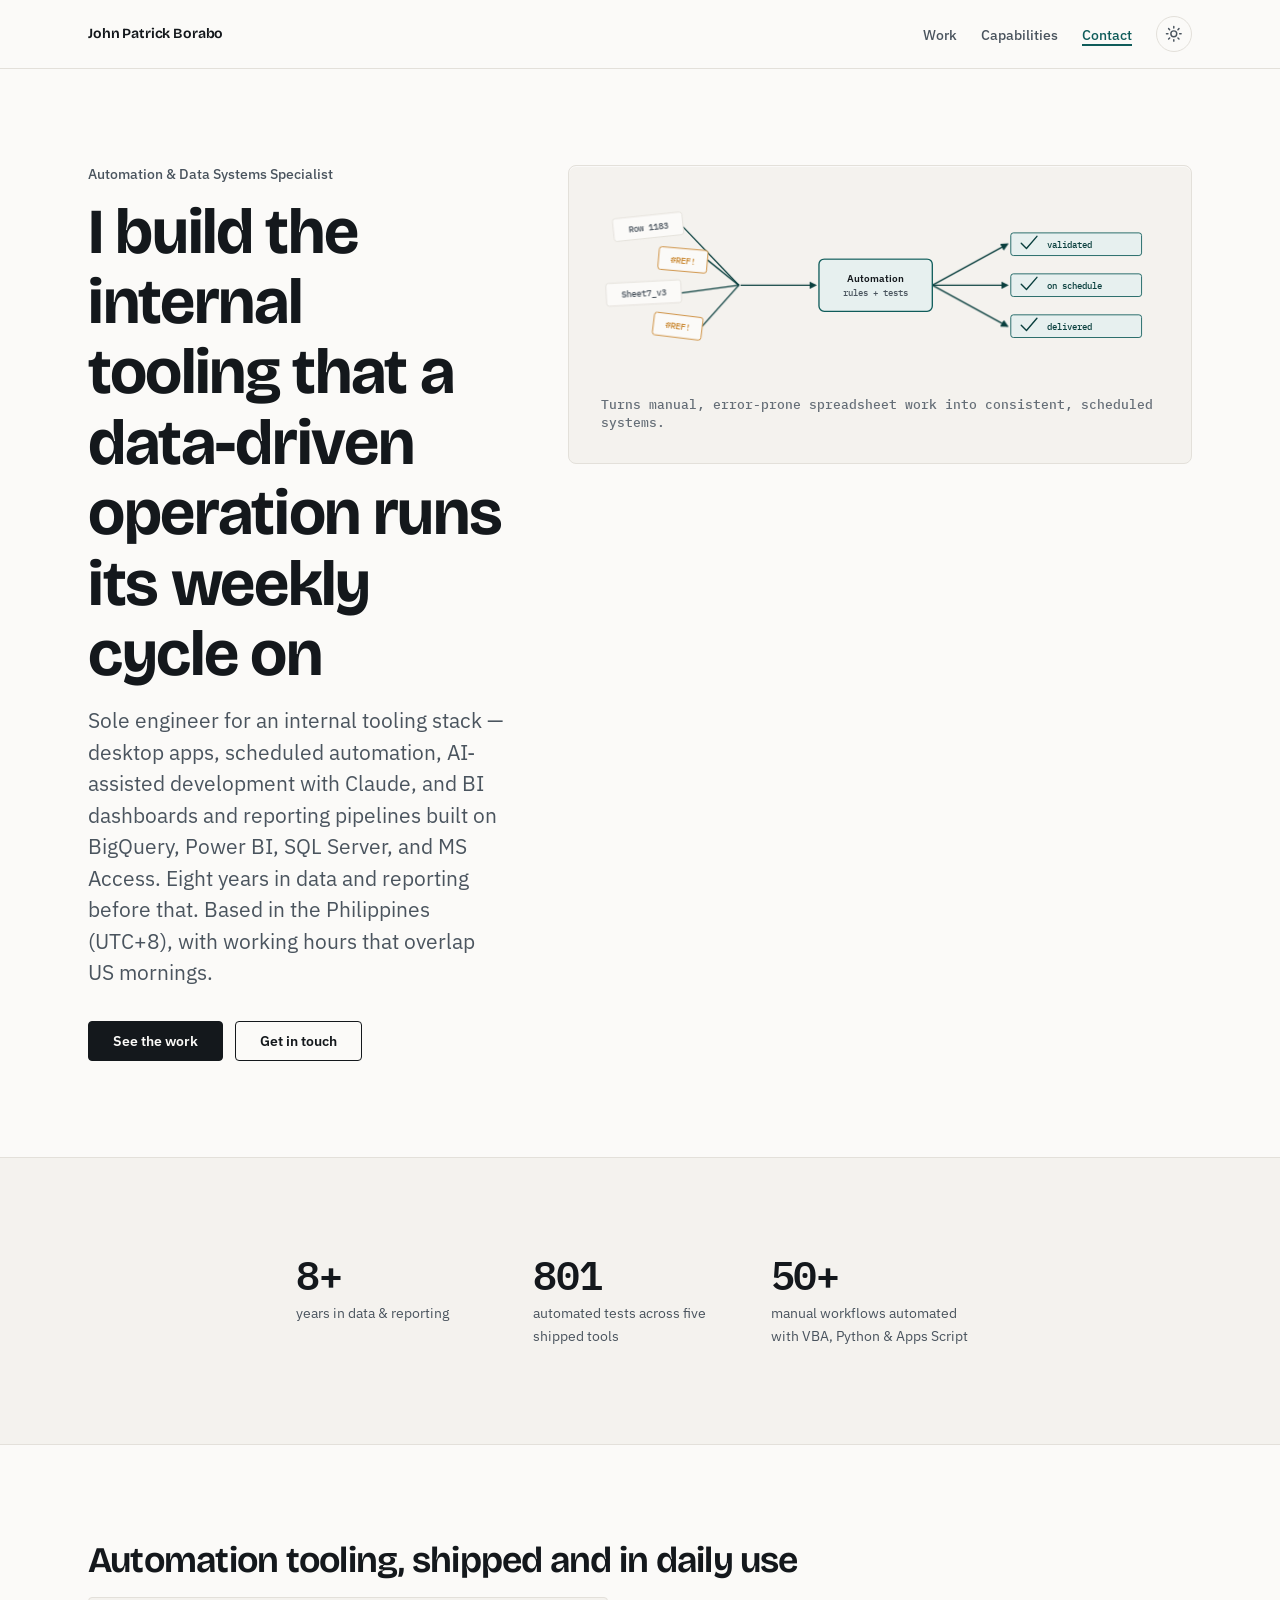
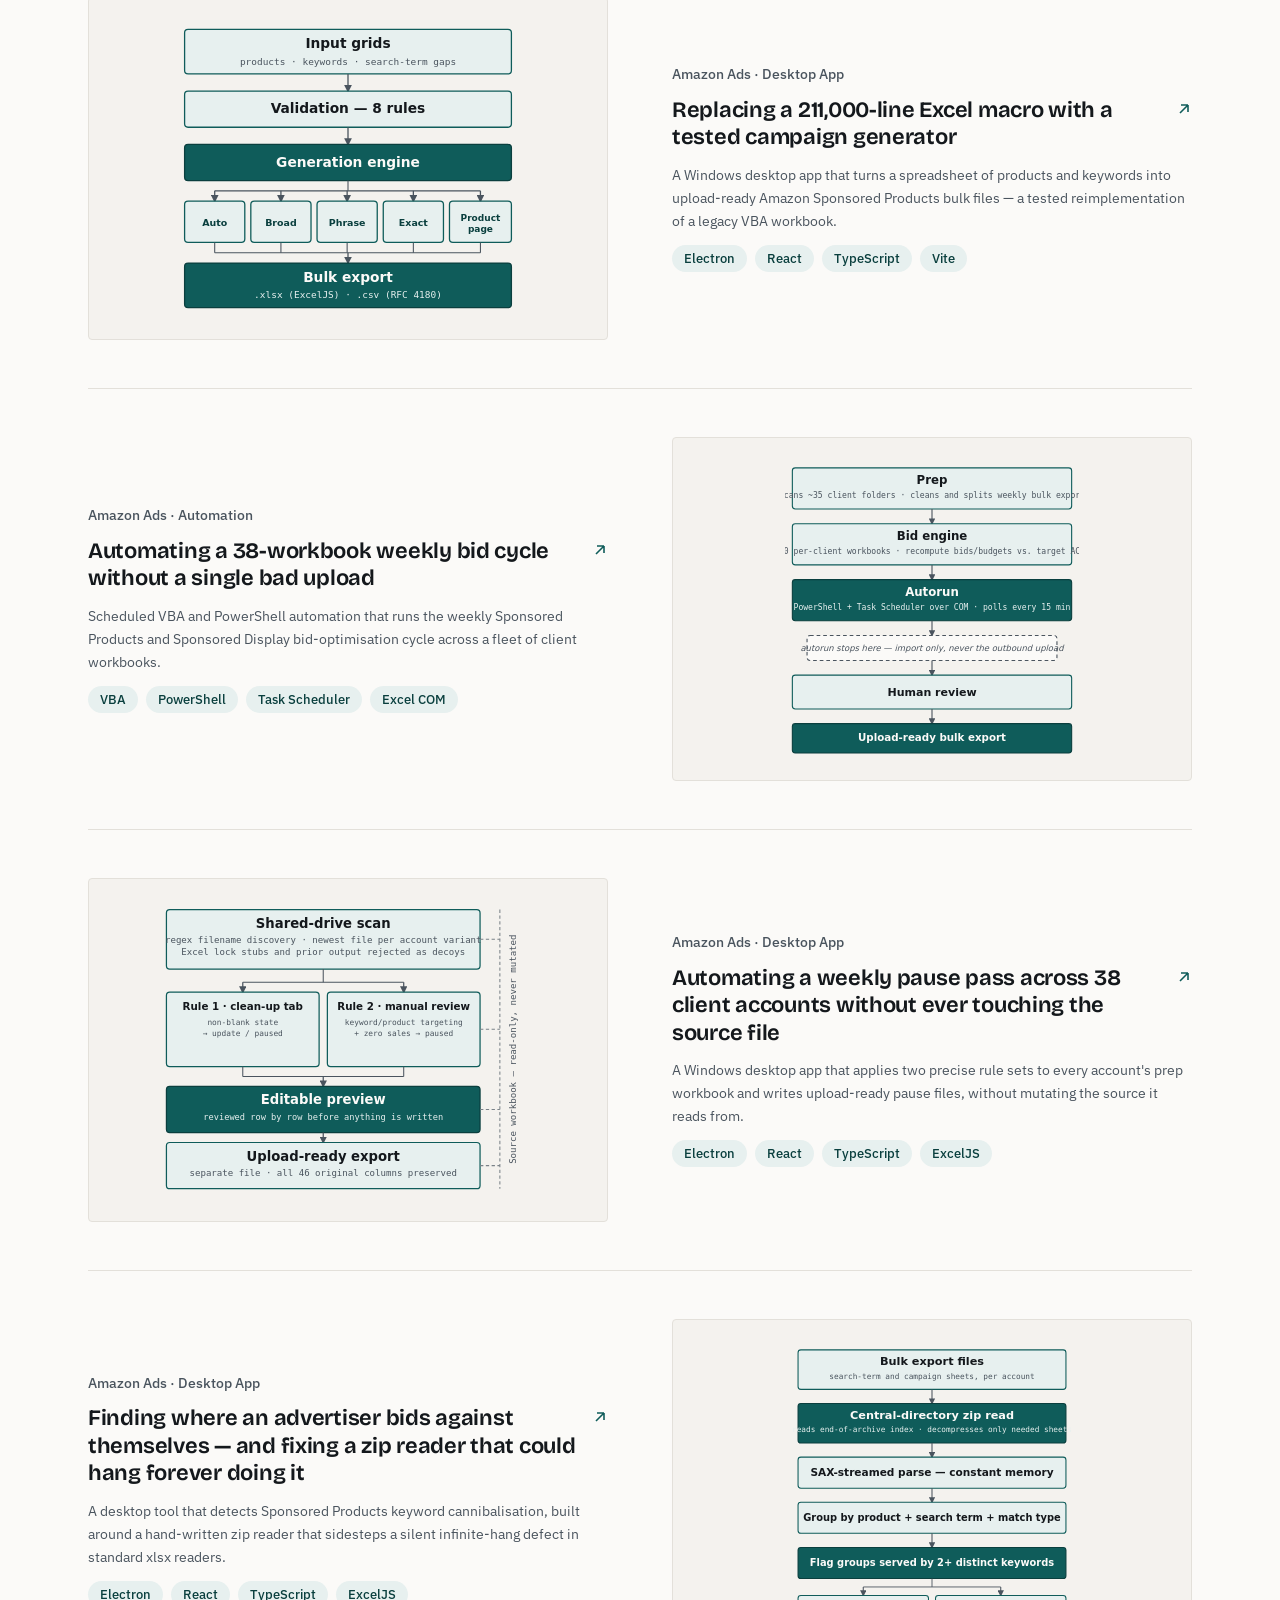
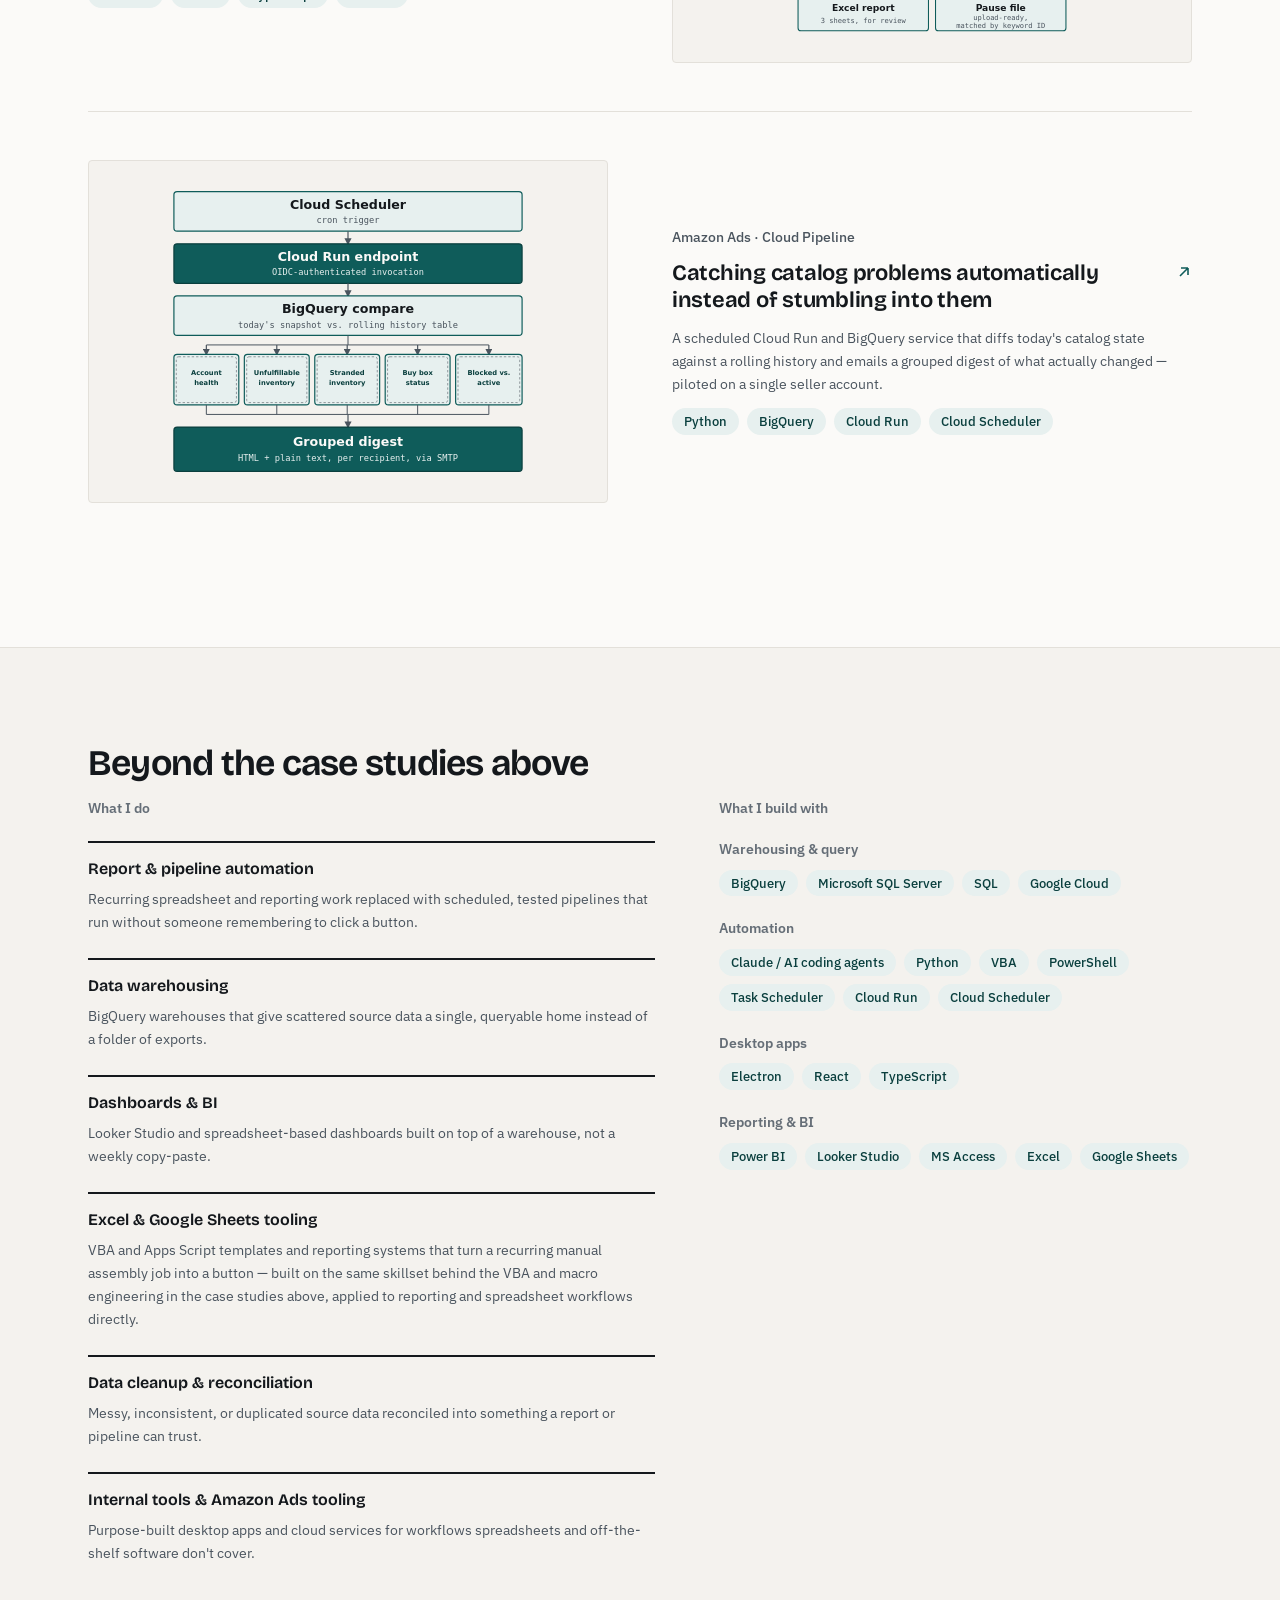
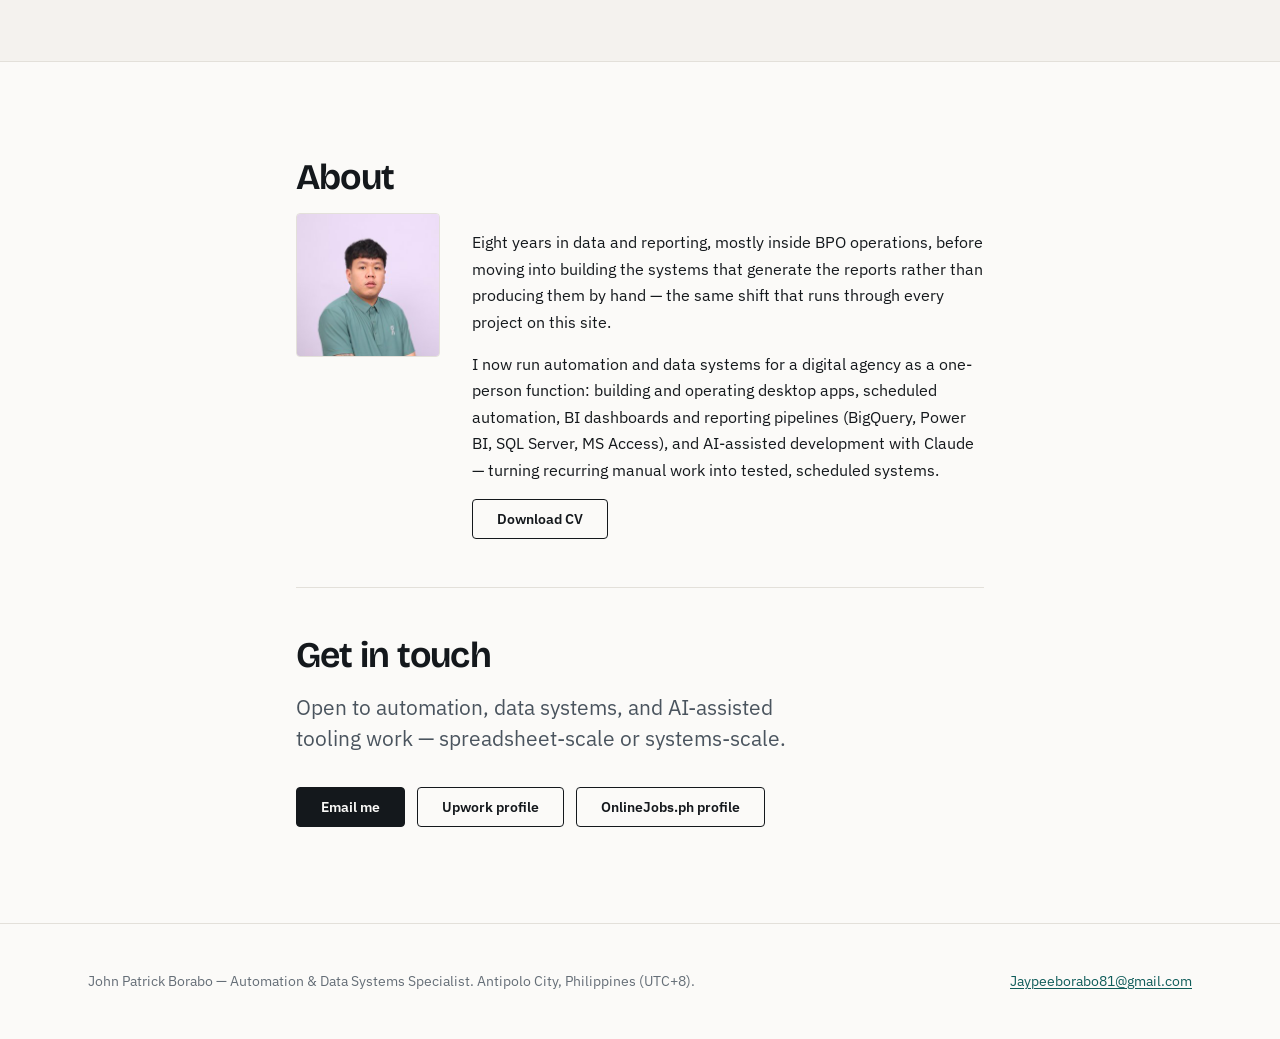
<file: index.html>
<!DOCTYPE html>
<html lang="en">
<head>
<meta charset="utf-8">
<meta name="viewport" content="width=device-width, initial-scale=1">
<title>John Patrick Borabo — Automation &amp; Data Systems Specialist</title>
<meta name="description" content="I build and operate internal tooling — desktop apps, AI-assisted automation, cloud services — for a data-driven operation running dozens of accounts, plus 8+ years in reporting and BI before that.">
<link rel="preconnect" href="https://fonts.googleapis.com">
<link rel="preconnect" href="https://fonts.gstatic.com" crossorigin>
<link href="https://fonts.googleapis.com/css2?family=Bricolage+Grotesque:opsz,wght@12..96,400..800&family=IBM+Plex+Sans:wght@400;500;600;700&family=IBM+Plex+Mono:wght@400;500;600&display=swap" rel="stylesheet">
<link rel="stylesheet" href="assets/css/site.css">
<script>(function(h){h.className+=" js";setTimeout(function(){if(!h.hasAttribute("data-reveal-ready")){h.className=h.className.replace(/\s*\bjs\b/,"");}},2000);})(document.documentElement);</script>
<script>(function(){try{var t=localStorage.getItem("theme");if(t){document.documentElement.setAttribute("data-theme",t);}}catch(e){}})();</script>
</head>
<body>
<a class="skip-link" href="#main">Skip to content</a>

<header class="site-header">
  <div class="wrap">
    <a class="site-header__name" href="index.html">John Patrick Borabo</a>
    <nav class="site-nav" aria-label="Main">
      <ul>
        <li><a href="index.html#work">Work</a></li>
        <li><a href="index.html#capabilities">Capabilities</a></li>
        <li><a href="index.html#contact">Contact</a></li>
      </ul>
    </nav>
    <button type="button" class="theme-toggle" id="theme-toggle" aria-label="Switch to dark theme" aria-pressed="false">
      <svg class="theme-toggle__icon theme-toggle__icon--sun" viewBox="0 0 24 24" fill="none" stroke="currentColor" stroke-width="2" stroke-linecap="round" aria-hidden="true"><circle cx="12" cy="12" r="4"></circle><path d="M12 2v2M12 20v2M4.93 4.93l1.41 1.41M17.66 17.66l1.41 1.41M2 12h2M20 12h2M4.93 19.07l1.41-1.41M17.66 6.34l1.41-1.41"></path></svg>
      <svg class="theme-toggle__icon theme-toggle__icon--moon" viewBox="0 0 24 24" fill="none" stroke="currentColor" stroke-width="2" stroke-linecap="round" stroke-linejoin="round" aria-hidden="true"><path d="M21 12.79A9 9 0 1 1 11.21 3 7 7 0 0 0 21 12.79z"></path></svg>
    </button>
  </div>
</header>

<main id="main">

<section class="section hero">
  <div class="wrap hero__wrap">
    <div class="hero__copy">
      <p class="kicker">Automation &amp; Data Systems Specialist</p>
      <h1 class="h1">I build the internal tooling that a data-driven operation runs its weekly cycle on</h1>
      <p class="lede">Sole engineer for an internal tooling stack — desktop apps, scheduled
        automation, AI-assisted development with Claude, and BI dashboards and reporting pipelines
        built on BigQuery, Power BI, SQL Server, and MS Access. Eight years in data and reporting
        before that. Based in the Philippines (UTC+8), with working hours that overlap US mornings.</p>
      <div class="btn-row">
        <a class="btn btn--primary" href="#work">See the work</a>
        <a class="btn btn--ghost" href="#contact">Get in touch</a>
      </div>
    </div>

    <div class="hero__demo">
      <div class="hero-panel">
        <svg class="transform-diagram" viewBox="0 0 640 200" role="img" aria-label="Diagram: scattered, error-prone spreadsheet work converges into an automation system and comes out the other side as clean, uniform, checked output.">
          <defs>
            <marker id="heroArrow" viewBox="0 0 10 10" refX="8" refY="5" markerWidth="6" markerHeight="6" orient="auto-start-reverse">
              <path class="arrow-head" d="M0,0 L10,5 L0,10 z"></path>
            </marker>
          </defs>

          <path class="flow-line" pathLength="1" style="--d:.30s" d="M94,33 L158,100"></path>
          <path class="flow-line" pathLength="1" style="--d:.36s" d="M122,71 L158,100"></path>
          <path class="flow-line" pathLength="1" style="--d:.42s" d="M92,109 L158,100"></path>
          <path class="flow-line" pathLength="1" style="--d:.48s" d="M116,147 L158,100"></path>
          <path class="flow-line" pathLength="1" style="--d:.6s" marker-end="url(#heroArrow)" d="M160,100 L246,100"></path>
          <path class="flow-line" pathLength="1" style="--d:.9s" marker-end="url(#heroArrow)" d="M380,100 L466,53"></path>
          <path class="flow-line" pathLength="1" style="--d:.95s" marker-end="url(#heroArrow)" d="M380,100 L466,100"></path>
          <path class="flow-line" pathLength="1" style="--d:1s" marker-end="url(#heroArrow)" d="M380,100 L466,147"></path>

          <g class="chaos-el" style="--rot:-6deg; --d:0s">
            <rect x="14" y="20" width="80" height="26" rx="3"></rect>
            <text x="54" y="37" text-anchor="middle">Row 1183</text>
          </g>
          <g class="chaos-el warn" style="--rot:5deg; --d:.08s">
            <rect x="66" y="58" width="56" height="26" rx="3"></rect>
            <text x="94" y="75" text-anchor="middle">#REF!</text>
          </g>
          <g class="chaos-el" style="--rot:-3deg; --d:.16s">
            <rect x="6" y="96" width="86" height="26" rx="3"></rect>
            <text x="49" y="113" text-anchor="middle">Sheet7_v3</text>
          </g>
          <g class="chaos-el warn" style="--rot:7deg; --d:.24s">
            <rect x="60" y="134" width="56" height="26" rx="3"></rect>
            <text x="88" y="151" text-anchor="middle">#REF!</text>
          </g>

          <g class="system-box" style="--d:.65s">
            <rect x="250" y="70" width="130" height="60" rx="6"></rect>
            <text class="stage-label" x="315" y="96" text-anchor="middle">Automation</text>
            <text x="315" y="112" text-anchor="middle">rules + tests</text>
          </g>

          <g class="order-el" style="--d:1.05s">
            <rect x="470" y="40" width="150" height="26" rx="3"></rect>
            <path class="check" d="M482,52 L488,58 L500,44"></path>
            <text x="512" y="57" text-anchor="start">validated</text>
          </g>
          <g class="order-el" style="--d:1.15s">
            <rect x="470" y="87" width="150" height="26" rx="3"></rect>
            <path class="check" d="M482,99 L488,105 L500,91"></path>
            <text x="512" y="104" text-anchor="start">on schedule</text>
          </g>
          <g class="order-el" style="--d:1.25s">
            <rect x="470" y="134" width="150" height="26" rx="3"></rect>
            <path class="check" d="M482,146 L488,152 L500,138"></path>
            <text x="512" y="151" text-anchor="start">delivered</text>
          </g>
        </svg>
        <p class="hero-panel__readout">Turns manual, error-prone spreadsheet work into consistent, scheduled systems.</p>
      </div>
    </div>
  </div>
</section>

<section class="section section--tint">
  <div class="wrap wrap--narrow">
    <ul class="proof">
      <li>
        <span class="proof__num">8+</span>
        <span class="proof__label">years in data &amp; reporting</span>
      </li>
      <li>
        <span class="proof__num">801</span>
        <span class="proof__label">automated tests across five shipped tools</span>
      </li>
      <li>
        <span class="proof__num">50+</span>
        <span class="proof__label">manual workflows automated with VBA, Python &amp; Apps Script</span>
      </li>
    </ul>
  </div>
</section>

<section class="section reveal" id="work">
  <div class="wrap">
    <h2 class="h2">Automation tooling, shipped and in daily use</h2>
    <ul class="case-list">

      <li>
        <a class="case-row" href="work/campaign-launcher.html">
          <div class="case-row__media">
            <img src="assets/img/campaign-launcher-arch.svg" alt="Architecture diagram: input grids feed a validation stage, then a generation engine that expands each product into five parallel campaign types before converging into a single bulk export.">
          </div>
          <div class="case-row__body">
            <p class="case-row__meta">Amazon Ads · Desktop App</p>
            <h3 class="case-row__title"><span class="case-row__title-text">Replacing a 211,000-line Excel macro with a tested campaign generator</span><svg class="case-row__arrow" viewBox="0 0 16 16" fill="none" stroke="currentColor" stroke-width="1.6" aria-hidden="true"><path d="M4 12L12 4M12 4H5M12 4V11"></path></svg></h3>
            <p>A Windows desktop app that turns a spreadsheet of products and keywords into
              upload-ready Amazon Sponsored Products bulk files — a tested reimplementation of a
              legacy VBA workbook.</p>
            <ul class="tags">
              <li class="tag">Electron</li>
              <li class="tag">React</li>
              <li class="tag">TypeScript</li>
              <li class="tag">Vite</li>
            </ul>
          </div>
        </a>
      </li>

      <li>
        <a class="case-row" href="work/bid-optimisation-autorun.html">
          <div class="case-row__media">
            <img src="assets/img/bid-optimisation-arch.svg" alt="Architecture diagram: a prep stage scans a shared-drive tree of client account folders and writes a standardised weekly prep file, which feeds a bid engine stage.">
          </div>
          <div class="case-row__body">
            <p class="case-row__meta">Amazon Ads · Automation</p>
            <h3 class="case-row__title"><span class="case-row__title-text">Automating a 38-workbook weekly bid cycle without a single bad upload</span><svg class="case-row__arrow" viewBox="0 0 16 16" fill="none" stroke="currentColor" stroke-width="1.6" aria-hidden="true"><path d="M4 12L12 4M12 4H5M12 4V11"></path></svg></h3>
            <p>Scheduled VBA and PowerShell automation that runs the weekly Sponsored Products
              and Sponsored Display bid-optimisation cycle across a fleet of client workbooks.</p>
            <ul class="tags">
              <li class="tag">VBA</li>
              <li class="tag">PowerShell</li>
              <li class="tag">Task Scheduler</li>
              <li class="tag">Excel COM</li>
            </ul>
          </div>
        </a>
      </li>

      <li>
        <a class="case-row" href="work/campaign-pausing-tool.html">
          <div class="case-row__media">
            <img src="assets/img/campaign-pausing-tool-arch.svg" alt="Architecture diagram: a shared-drive scan picks the newest file per account variant, which feeds two rule sets running in parallel.">
          </div>
          <div class="case-row__body">
            <p class="case-row__meta">Amazon Ads · Desktop App</p>
            <h3 class="case-row__title"><span class="case-row__title-text">Automating a weekly pause pass across 38 client accounts without ever touching the source file</span><svg class="case-row__arrow" viewBox="0 0 16 16" fill="none" stroke="currentColor" stroke-width="1.6" aria-hidden="true"><path d="M4 12L12 4M12 4H5M12 4V11"></path></svg></h3>
            <p>A Windows desktop app that applies two precise rule sets to every account's prep
              workbook and writes upload-ready pause files, without mutating the source it reads
              from.</p>
            <ul class="tags">
              <li class="tag">Electron</li>
              <li class="tag">React</li>
              <li class="tag">TypeScript</li>
              <li class="tag">ExcelJS</li>
            </ul>
          </div>
        </a>
      </li>

      <li>
        <a class="case-row" href="work/search-term-audit.html">
          <div class="case-row__media">
            <img src="assets/img/search-term-audit-arch.svg" alt="Architecture diagram: bulk export files feed a central-directory zip read that decompresses only the sheets it needs, instead of scanning forward for each entry.">
          </div>
          <div class="case-row__body">
            <p class="case-row__meta">Amazon Ads · Desktop App</p>
            <h3 class="case-row__title"><span class="case-row__title-text">Finding where an advertiser bids against themselves — and fixing a zip reader that could hang forever doing it</span><svg class="case-row__arrow" viewBox="0 0 16 16" fill="none" stroke="currentColor" stroke-width="1.6" aria-hidden="true"><path d="M4 12L12 4M12 4H5M12 4V11"></path></svg></h3>
            <p>A desktop tool that detects Sponsored Products keyword cannibalisation, built
              around a hand-written zip reader that sidesteps a silent infinite-hang defect in
              standard xlsx readers.</p>
            <ul class="tags">
              <li class="tag">Electron</li>
              <li class="tag">React</li>
              <li class="tag">TypeScript</li>
              <li class="tag">ExcelJS</li>
            </ul>
          </div>
        </a>
      </li>

      <li>
        <a class="case-row" href="work/catalog-alerting.html">
          <div class="case-row__media">
            <img src="assets/img/catalog-alerting-arch.svg" alt="Architecture diagram: a Cloud Scheduler cron trigger calls a Cloud Run endpoint, which compares today's BigQuery catalog snapshot against a rolling history table and feeds five isolated diff rules.">
          </div>
          <div class="case-row__body">
            <p class="case-row__meta">Amazon Ads · Cloud Pipeline</p>
            <h3 class="case-row__title"><span class="case-row__title-text">Catching catalog problems automatically instead of stumbling into them</span><svg class="case-row__arrow" viewBox="0 0 16 16" fill="none" stroke="currentColor" stroke-width="1.6" aria-hidden="true"><path d="M4 12L12 4M12 4H5M12 4V11"></path></svg></h3>
            <p>A scheduled Cloud Run and BigQuery service that diffs today's catalog state
              against a rolling history and emails a grouped digest of what actually changed —
              piloted on a single seller account.</p>
            <ul class="tags">
              <li class="tag">Python</li>
              <li class="tag">BigQuery</li>
              <li class="tag">Cloud Run</li>
              <li class="tag">Cloud Scheduler</li>
            </ul>
          </div>
        </a>
      </li>

    </ul>
  </div>
</section>

<section class="section section--tint reveal" id="capabilities">
  <div class="wrap">
    <h2 class="h2">Beyond the case studies above</h2>
    <div class="capabilities-grid">
      <div>
        <h3 class="capabilities-subhead">What I do</h3>
        <ul class="svc-list">
          <li class="svc">
            <h3>Report &amp; pipeline automation</h3>
            <p>Recurring spreadsheet and reporting work replaced with scheduled, tested pipelines
              that run without someone remembering to click a button.</p>
          </li>
          <li class="svc">
            <h3>Data warehousing</h3>
            <p>BigQuery warehouses that give scattered source data a single, queryable home instead
              of a folder of exports.</p>
          </li>
          <li class="svc">
            <h3>Dashboards &amp; BI</h3>
            <p>Looker Studio and spreadsheet-based dashboards built on top of a warehouse, not a
              weekly copy-paste.</p>
          </li>
          <li class="svc">
            <h3>Excel &amp; Google Sheets tooling</h3>
            <p>VBA and Apps Script templates and reporting systems that turn a recurring manual
              assembly job into a button — built on the same skillset behind the VBA and macro
              engineering in the case studies above, applied to reporting and spreadsheet workflows
              directly.</p>
          </li>
          <li class="svc">
            <h3>Data cleanup &amp; reconciliation</h3>
            <p>Messy, inconsistent, or duplicated source data reconciled into something a report or
              pipeline can trust.</p>
          </li>
          <li class="svc">
            <h3>Internal tools &amp; Amazon Ads tooling</h3>
            <p>Purpose-built desktop apps and cloud services for workflows spreadsheets and
              off-the-shelf software don't cover.</p>
          </li>
        </ul>
      </div>

      <div>
        <h3 class="capabilities-subhead">What I build with</h3>

        <div class="stack-group">
          <h3>Warehousing &amp; query</h3>
          <ul class="tags">
            <li class="tag">BigQuery</li>
            <li class="tag">Microsoft SQL Server</li>
            <li class="tag">SQL</li>
            <li class="tag">Google Cloud</li>
          </ul>
        </div>

        <div class="stack-group">
          <h3>Automation</h3>
          <ul class="tags">
            <li class="tag">Claude / AI coding agents</li>
            <li class="tag">Python</li>
            <li class="tag">VBA</li>
            <li class="tag">PowerShell</li>
            <li class="tag">Task Scheduler</li>
            <li class="tag">Cloud Run</li>
            <li class="tag">Cloud Scheduler</li>
          </ul>
        </div>

        <div class="stack-group">
          <h3>Desktop apps</h3>
          <ul class="tags">
            <li class="tag">Electron</li>
            <li class="tag">React</li>
            <li class="tag">TypeScript</li>
          </ul>
        </div>

        <div class="stack-group">
          <h3>Reporting &amp; BI</h3>
          <ul class="tags">
            <li class="tag">Power BI</li>
            <li class="tag">Looker Studio</li>
            <li class="tag">MS Access</li>
            <li class="tag">Excel</li>
            <li class="tag">Google Sheets</li>
          </ul>
        </div>
      </div>
    </div>
  </div>
</section>

<section class="section reveal" id="contact">
  <div class="wrap wrap--narrow">
    <h2 class="h2">About</h2>
    <div class="about-grid">
      <img class="portrait" src="assets/img/portrait.jpg" alt="Portrait of John Patrick Borabo" width="288" height="288">
      <div class="about-grid__body">
        <p>Eight years in data and reporting, mostly inside BPO operations, before moving into
          building the systems that generate the reports rather than producing them by hand —
          the same shift that runs through every project on this site.</p>
        <p>I now run automation and data systems for a digital agency as a one-person function:
          building and operating desktop apps, scheduled automation, BI dashboards and reporting
          pipelines (BigQuery, Power BI, SQL Server, MS Access), and AI-assisted development with
          Claude — turning recurring manual work into tested, scheduled systems.</p>
        <p><a class="btn btn--ghost" href="assets/Borabo-CV.pdf">Download CV</a></p>
      </div>
    </div>

    <div class="closing-contact">
      <h2 class="h2">Get in touch</h2>
      <p class="lede">Open to automation, data systems, and AI-assisted tooling work —
        spreadsheet-scale or systems-scale.</p>
      <div class="btn-row">
        <a class="btn btn--primary" href="mailto:Jaypeeborabo81@gmail.com">Email me</a>
        <a class="btn btn--ghost" href="https://www.upwork.com/freelancers/~01d745440854205fed" rel="noopener">Upwork profile</a>
        <a class="btn btn--ghost" href="https://www.onlinejobs.ph/jobseekers/info/1122576" rel="noopener">OnlineJobs.ph profile</a>
      </div>
    </div>
  </div>
</section>

</main>

<footer class="site-footer">
  <div class="wrap">
    <p>John Patrick Borabo — Automation &amp; Data Systems Specialist. Antipolo City, Philippines (UTC+8).</p>
    <p><a href="mailto:Jaypeeborabo81@gmail.com">Jaypeeborabo81@gmail.com</a></p>
  </div>
</footer>
<script src="assets/js/site.js"></script>
</body>
</html>
</file>
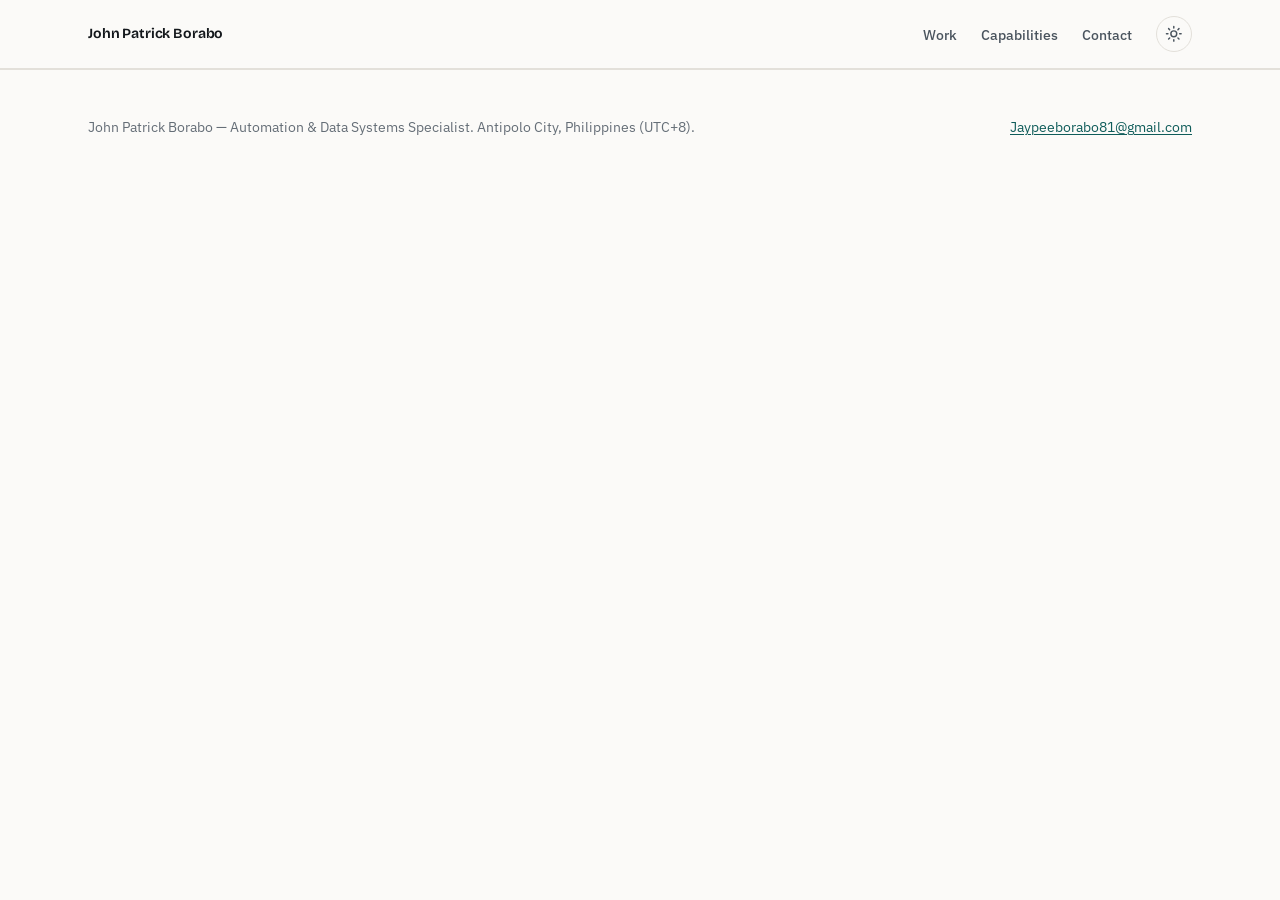
<file: _partials.html>
<!-- ============================================================
     HEAD — for pages in work/, change assets/ to ../assets/
     ============================================================ -->
<!DOCTYPE html>
<html lang="en">
<head>
<meta charset="utf-8">
<meta name="viewport" content="width=device-width, initial-scale=1">
<title>PAGE TITLE — John Patrick Borabo</title>
<meta name="description" content="ONE SENTENCE, UNDER 160 CHARS.">
<link rel="preconnect" href="https://fonts.googleapis.com">
<link rel="preconnect" href="https://fonts.gstatic.com" crossorigin>
<link href="https://fonts.googleapis.com/css2?family=Bricolage+Grotesque:opsz,wght@12..96,400..800&family=IBM+Plex+Sans:wght@400;500;600;700&family=IBM+Plex+Mono:wght@400;500;600&display=swap" rel="stylesheet">
<link rel="stylesheet" href="assets/css/site.css">
<script>(function(h){h.className+=" js";setTimeout(function(){if(!h.hasAttribute("data-reveal-ready")){h.className=h.className.replace(/\s*\bjs\b/,"");}},2000);})(document.documentElement);</script>
<script>(function(){try{var t=localStorage.getItem("theme");if(t){document.documentElement.setAttribute("data-theme",t);}}catch(e){}})();</script>
</head>
<body>
<a class="skip-link" href="#main">Skip to content</a>

<!-- ============================================================
     HEADER — index.html version. In work/ pages, prefix hrefs
     with ../ and set aria-current="page" on Work.
     ============================================================ -->
<header class="site-header">
  <div class="wrap">
    <a class="site-header__name" href="index.html">John Patrick Borabo</a>
    <nav class="site-nav" aria-label="Main">
      <ul>
        <li><a href="index.html#work">Work</a></li>
        <li><a href="index.html#capabilities">Capabilities</a></li>
        <li><a href="index.html#contact">Contact</a></li>
      </ul>
    </nav>
    <button type="button" class="theme-toggle" id="theme-toggle" aria-label="Switch to dark theme" aria-pressed="false">
      <svg class="theme-toggle__icon theme-toggle__icon--sun" viewBox="0 0 24 24" fill="none" stroke="currentColor" stroke-width="2" stroke-linecap="round" aria-hidden="true"><circle cx="12" cy="12" r="4"></circle><path d="M12 2v2M12 20v2M4.93 4.93l1.41 1.41M17.66 17.66l1.41 1.41M2 12h2M20 12h2M4.93 19.07l1.41-1.41M17.66 6.34l1.41-1.41"></path></svg>
      <svg class="theme-toggle__icon theme-toggle__icon--moon" viewBox="0 0 24 24" fill="none" stroke="currentColor" stroke-width="2" stroke-linecap="round" stroke-linejoin="round" aria-hidden="true"><path d="M21 12.79A9 9 0 1 1 11.21 3 7 7 0 0 0 21 12.79z"></path></svg>
    </button>
  </div>
</header>

<main id="main">
  <!-- page content -->
</main>

<!-- ============================================================
     FOOTER — in work/ pages, prefix hrefs with ../
     ============================================================ -->
<footer class="site-footer">
  <div class="wrap">
    <p>John Patrick Borabo — Automation &amp; Data Systems Specialist. Antipolo City, Philippines (UTC+8).</p>
    <p><a href="mailto:Jaypeeborabo81@gmail.com">Jaypeeborabo81@gmail.com</a></p>
  </div>
</footer>
<script src="assets/js/site.js"></script>
</body>
</html>
</file>
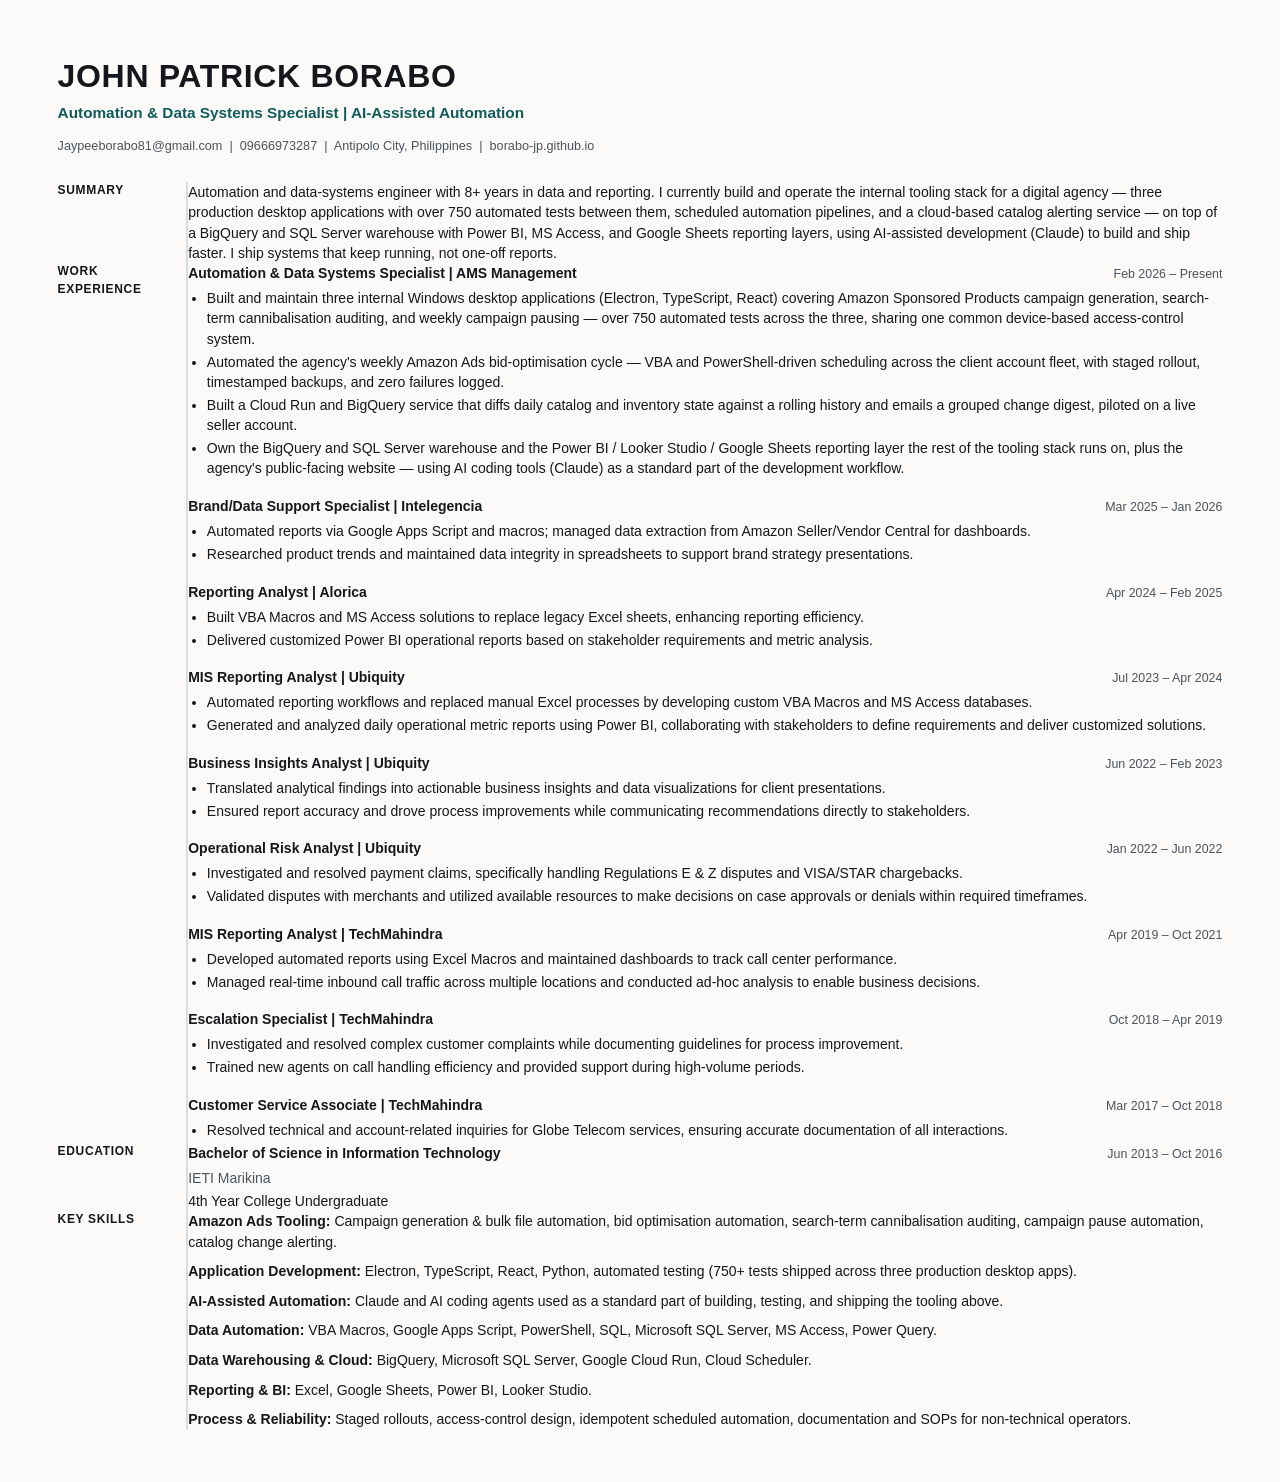
<file: docs/cv.html>
<!--
  Source for assets/Borabo-CV.pdf. Content matches docs/cv-revision.md.
  Regenerate after editing with headless Chrome's print-to-pdf:

    & "C:\Program Files\Google\Chrome\Application\chrome.exe" --headless --disable-gpu `
      --no-pdf-header-footer --print-to-pdf="assets\Borabo-CV.pdf" "file:///$(Resolve-Path docs\cv.html)"

-->
<!DOCTYPE html>
<html lang="en">
<head>
<meta charset="utf-8">
<title>John Patrick Borabo — CV</title>
<style>
  @page { size: Letter; margin: 0; }
  * { box-sizing: border-box; }
  body {
    margin: 0;
    font-family: "Segoe UI", -apple-system, "Helvetica Neue", Arial, sans-serif;
    background: #fbfaf8;
    color: #14181c;
    font-size: 10.5pt;
    line-height: 1.45;
  }
  .page { padding: 0.55in 0.6in; }
  header.head { margin-bottom: 0.28in; }
  h1 {
    margin: 0 0 2pt 0;
    font-size: 24pt;
    letter-spacing: 0.5pt;
    font-weight: 800;
  }
  .title {
    margin: 0 0 6pt 0;
    font-size: 11.5pt;
    font-weight: 700;
    color: #0f5c5a;
  }
  .contact {
    font-size: 9.5pt;
    color: #4a545e;
  }
  .contact a { color: #4a545e; text-decoration: none; }

  table.layout { width: 100%; border-collapse: collapse; }
  table.layout td { vertical-align: top; padding: 0; }
  td.label {
    width: 1.35in;
    padding-right: 0.28in;
    border-right: 1.5pt solid #d8dde1;
    font-size: 9pt;
    font-weight: 800;
    letter-spacing: 0.5pt;
    text-transform: uppercase;
    color: #14181c;
    padding-top: 2pt;
  }
  td.content { padding-left: 0.28in; padding-bottom: 14pt; }

  .row { margin-bottom: 13pt; }
  .row:last-child { margin-bottom: 0; }

  .jobline { display: flex; justify-content: space-between; align-items: baseline; margin-bottom: 3pt; }
  .job-title { font-weight: 700; font-size: 10.5pt; }
  .job-date { font-size: 9.3pt; color: #4a545e; white-space: nowrap; padding-left: 8pt; }

  ul.bullets { margin: 0; padding-left: 14pt; }
  ul.bullets li { margin-bottom: 2pt; }

  .summary p { margin: 0; }

  .skills-group { margin-bottom: 7pt; }
  .skills-group:last-child { margin-bottom: 0; }
  .skills-group b { font-weight: 700; }

  .edu-degree { font-weight: 700; }
  .edu-school { color: #4a545e; }
</style>
</head>
<body>
<div class="page">

<header class="head">
  <h1>JOHN PATRICK BORABO</h1>
  <p class="title">Automation &amp; Data Systems Specialist | AI-Assisted Automation</p>
  <p class="contact">Jaypeeborabo81@gmail.com&nbsp; |&nbsp; 09666973287&nbsp; |&nbsp; Antipolo City, Philippines&nbsp; |&nbsp; borabo-jp.github.io</p>
</header>

<table class="layout">
<tr>
  <td class="label">Summary</td>
  <td class="content">
    <div class="row summary">
      <p>Automation and data-systems engineer with 8+ years in data and reporting. I currently
      build and operate the internal tooling stack for a digital agency — three production
      desktop applications with over 750 automated tests between them, scheduled automation
      pipelines, and a cloud-based catalog alerting service — on top of a BigQuery and SQL Server
      warehouse with Power BI, MS Access, and Google Sheets reporting layers, using AI-assisted
      development (Claude) to build and ship faster. I ship systems that keep running, not
      one-off reports.</p>
    </div>
  </td>
</tr>
<tr>
  <td class="label">Work<br>Experience</td>
  <td class="content">

    <div class="row">
      <div class="jobline"><span class="job-title">Automation &amp; Data Systems Specialist | AMS Management</span><span class="job-date">Feb 2026 – Present</span></div>
      <ul class="bullets">
        <li>Built and maintain three internal Windows desktop applications (Electron, TypeScript, React) covering Amazon Sponsored Products campaign generation, search-term cannibalisation auditing, and weekly campaign pausing — over 750 automated tests across the three, sharing one common device-based access-control system.</li>
        <li>Automated the agency's weekly Amazon Ads bid-optimisation cycle — VBA and PowerShell-driven scheduling across the client account fleet, with staged rollout, timestamped backups, and zero failures logged.</li>
        <li>Built a Cloud Run and BigQuery service that diffs daily catalog and inventory state against a rolling history and emails a grouped change digest, piloted on a live seller account.</li>
        <li>Own the BigQuery and SQL Server warehouse and the Power BI / Looker Studio / Google Sheets reporting layer the rest of the tooling stack runs on, plus the agency's public-facing website — using AI coding tools (Claude) as a standard part of the development workflow.</li>
      </ul>
    </div>

    <div class="row">
      <div class="jobline"><span class="job-title">Brand/Data Support Specialist | Intelegencia</span><span class="job-date">Mar 2025 – Jan 2026</span></div>
      <ul class="bullets">
        <li>Automated reports via Google Apps Script and macros; managed data extraction from Amazon Seller/Vendor Central for dashboards.</li>
        <li>Researched product trends and maintained data integrity in spreadsheets to support brand strategy presentations.</li>
      </ul>
    </div>

    <div class="row">
      <div class="jobline"><span class="job-title">Reporting Analyst | Alorica</span><span class="job-date">Apr 2024 – Feb 2025</span></div>
      <ul class="bullets">
        <li>Built VBA Macros and MS Access solutions to replace legacy Excel sheets, enhancing reporting efficiency.</li>
        <li>Delivered customized Power BI operational reports based on stakeholder requirements and metric analysis.</li>
      </ul>
    </div>

    <div class="row">
      <div class="jobline"><span class="job-title">MIS Reporting Analyst | Ubiquity</span><span class="job-date">Jul 2023 – Apr 2024</span></div>
      <ul class="bullets">
        <li>Automated reporting workflows and replaced manual Excel processes by developing custom VBA Macros and MS Access databases.</li>
        <li>Generated and analyzed daily operational metric reports using Power BI, collaborating with stakeholders to define requirements and deliver customized solutions.</li>
      </ul>
    </div>

    <div class="row">
      <div class="jobline"><span class="job-title">Business Insights Analyst | Ubiquity</span><span class="job-date">Jun 2022 – Feb 2023</span></div>
      <ul class="bullets">
        <li>Translated analytical findings into actionable business insights and data visualizations for client presentations.</li>
        <li>Ensured report accuracy and drove process improvements while communicating recommendations directly to stakeholders.</li>
      </ul>
    </div>

    <div class="row">
      <div class="jobline"><span class="job-title">Operational Risk Analyst | Ubiquity</span><span class="job-date">Jan 2022 – Jun 2022</span></div>
      <ul class="bullets">
        <li>Investigated and resolved payment claims, specifically handling Regulations E &amp; Z disputes and VISA/STAR chargebacks.</li>
        <li>Validated disputes with merchants and utilized available resources to make decisions on case approvals or denials within required timeframes.</li>
      </ul>
    </div>

    <div class="row">
      <div class="jobline"><span class="job-title">MIS Reporting Analyst | TechMahindra</span><span class="job-date">Apr 2019 – Oct 2021</span></div>
      <ul class="bullets">
        <li>Developed automated reports using Excel Macros and maintained dashboards to track call center performance.</li>
        <li>Managed real-time inbound call traffic across multiple locations and conducted ad-hoc analysis to enable business decisions.</li>
      </ul>
    </div>

    <div class="row">
      <div class="jobline"><span class="job-title">Escalation Specialist | TechMahindra</span><span class="job-date">Oct 2018 – Apr 2019</span></div>
      <ul class="bullets">
        <li>Investigated and resolved complex customer complaints while documenting guidelines for process improvement.</li>
        <li>Trained new agents on call handling efficiency and provided support during high-volume periods.</li>
      </ul>
    </div>

    <div class="row">
      <div class="jobline"><span class="job-title">Customer Service Associate | TechMahindra</span><span class="job-date">Mar 2017 – Oct 2018</span></div>
      <ul class="bullets">
        <li>Resolved technical and account-related inquiries for Globe Telecom services, ensuring accurate documentation of all interactions.</li>
      </ul>
    </div>

  </td>
</tr>
<tr>
  <td class="label">Education</td>
  <td class="content">
    <div class="row">
      <div class="jobline"><span class="job-title edu-degree">Bachelor of Science in Information Technology</span><span class="job-date">Jun 2013 – Oct 2016</span></div>
      <p class="edu-school" style="margin:0 0 2pt 0;">IETI Marikina</p>
      <p style="margin:0;">4th Year College Undergraduate</p>
    </div>
  </td>
</tr>
<tr>
  <td class="label">Key Skills</td>
  <td class="content">
    <div class="row">
      <div class="skills-group"><b>Amazon Ads Tooling:</b> Campaign generation &amp; bulk file automation, bid optimisation automation, search-term cannibalisation auditing, campaign pause automation, catalog change alerting.</div>
      <div class="skills-group"><b>Application Development:</b> Electron, TypeScript, React, Python, automated testing (750+ tests shipped across three production desktop apps).</div>
      <div class="skills-group"><b>AI-Assisted Automation:</b> Claude and AI coding agents used as a standard part of building, testing, and shipping the tooling above.</div>
      <div class="skills-group"><b>Data Automation:</b> VBA Macros, Google Apps Script, PowerShell, SQL, Microsoft SQL Server, MS Access, Power Query.</div>
      <div class="skills-group"><b>Data Warehousing &amp; Cloud:</b> BigQuery, Microsoft SQL Server, Google Cloud Run, Cloud Scheduler.</div>
      <div class="skills-group"><b>Reporting &amp; BI:</b> Excel, Google Sheets, Power BI, Looker Studio.</div>
      <div class="skills-group"><b>Process &amp; Reliability:</b> Staged rollouts, access-control design, idempotent scheduled automation, documentation and SOPs for non-technical operators.</div>
    </div>
  </td>
</tr>
</table>

</div>
</body>
</html>
</file>
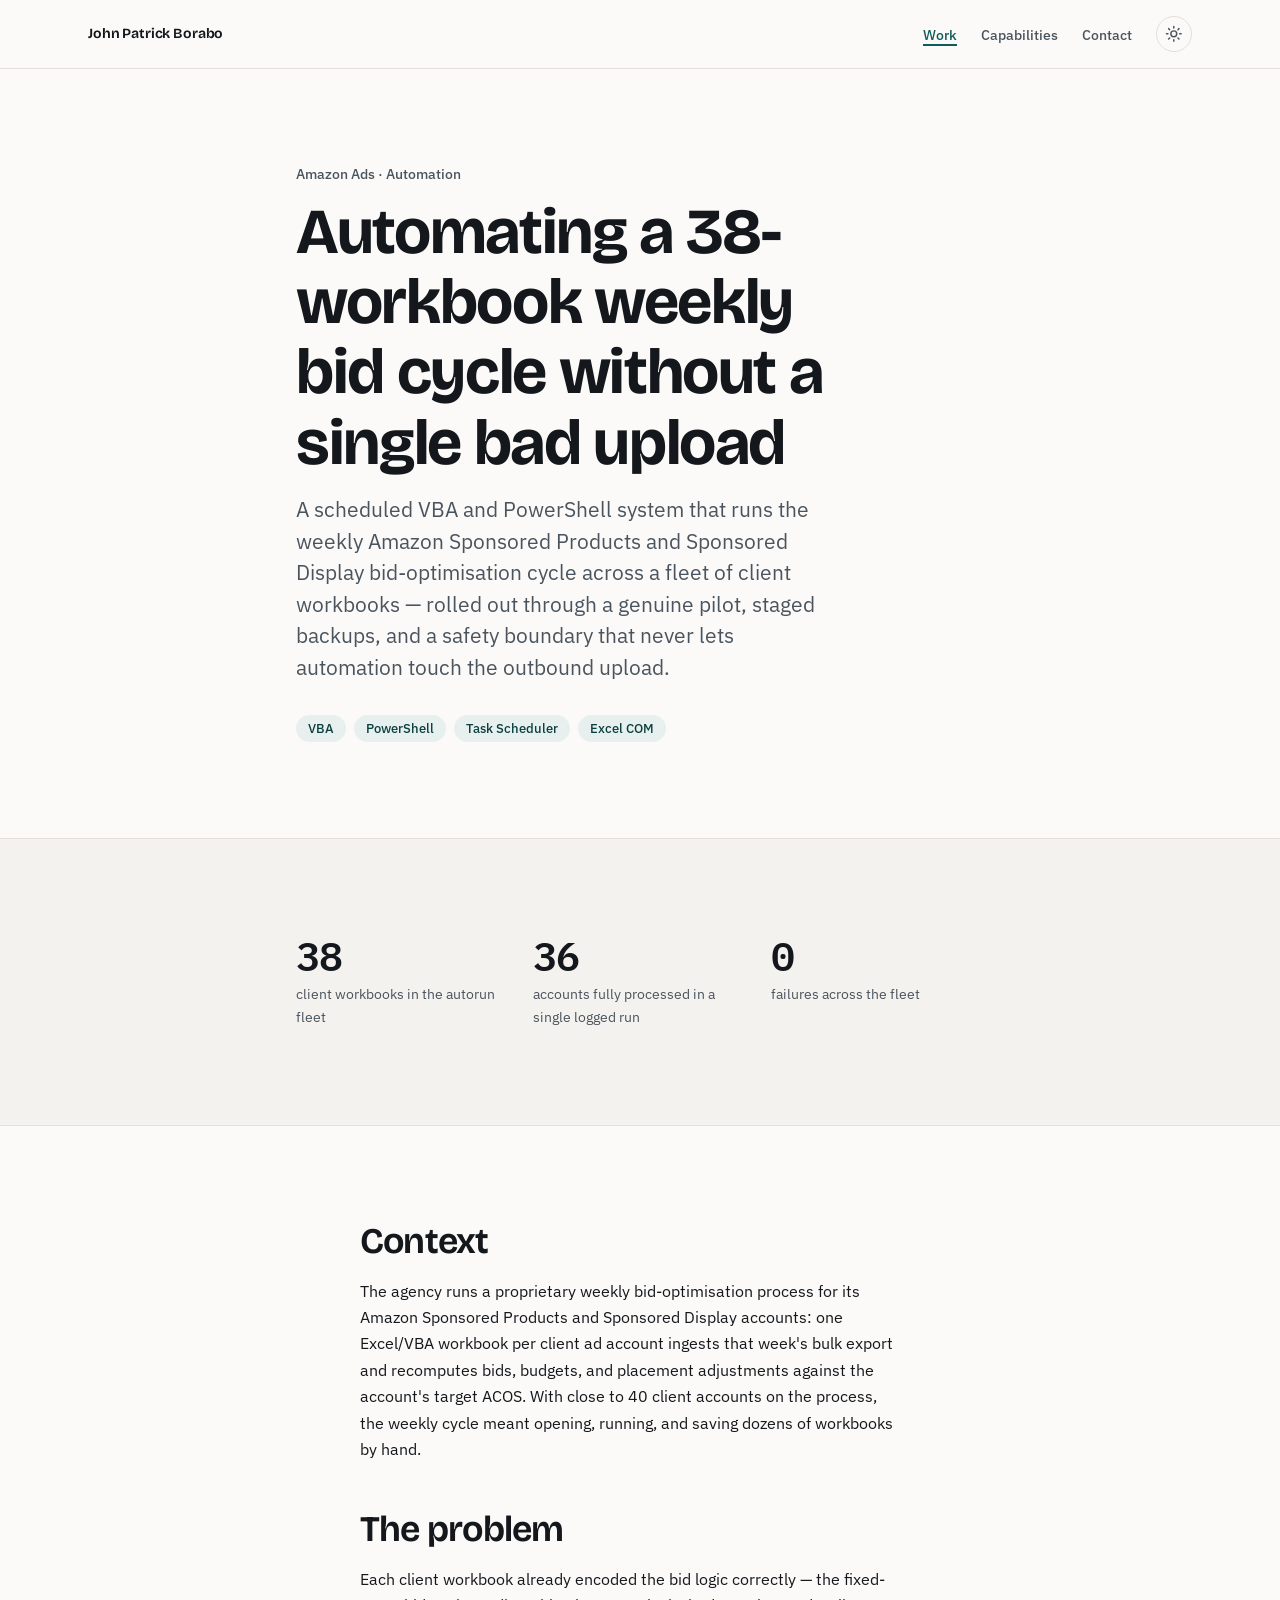
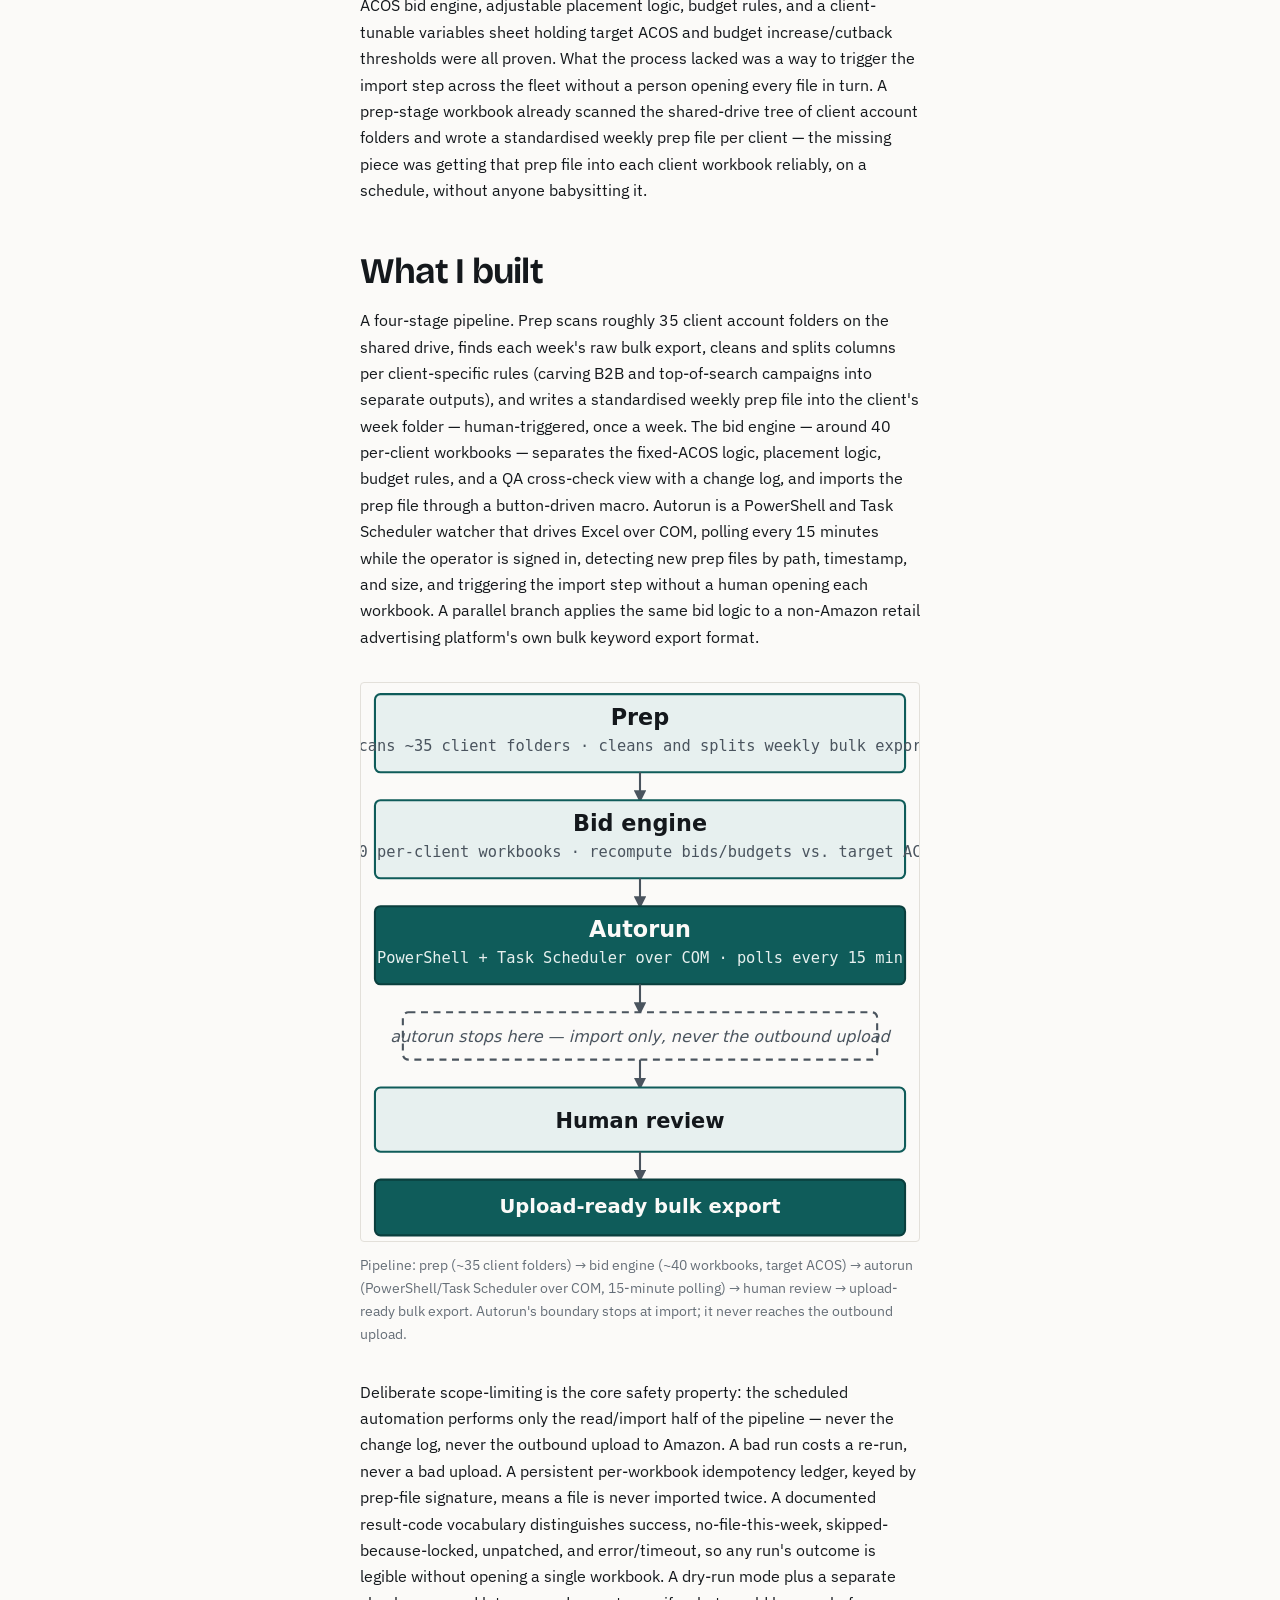
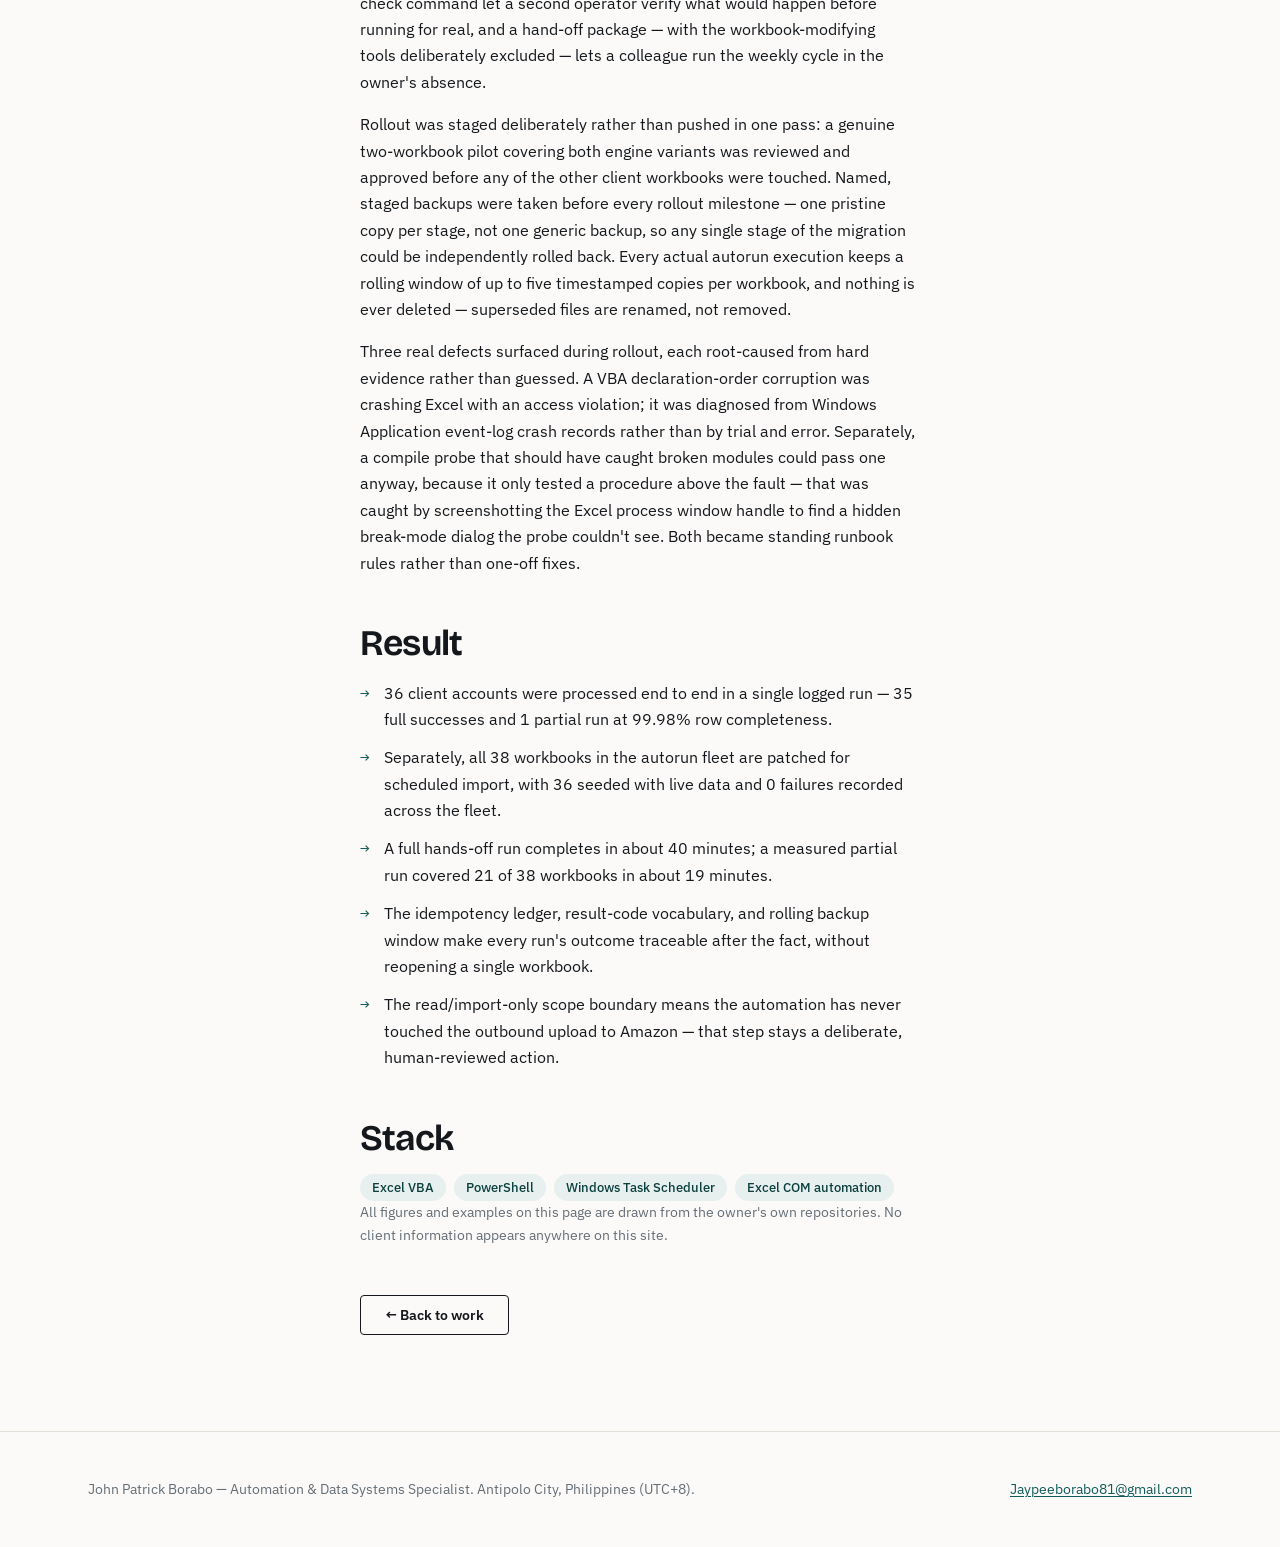
<file: work/bid-optimisation-autorun.html>
<!DOCTYPE html>
<html lang="en">
<head>
<meta charset="utf-8">
<meta name="viewport" content="width=device-width, initial-scale=1">
<title>Bid Optimisation Autorun — John Patrick Borabo</title>
<meta name="description" content="Scheduled VBA/PowerShell automation that runs a weekly Amazon Sponsored Products and Sponsored Display bid-optimisation cycle across a 38-workbook fleet without a single bad upload.">
<link rel="preconnect" href="https://fonts.googleapis.com">
<link rel="preconnect" href="https://fonts.gstatic.com" crossorigin>
<link href="https://fonts.googleapis.com/css2?family=Bricolage+Grotesque:opsz,wght@12..96,400..800&family=IBM+Plex+Sans:wght@400;500;600;700&family=IBM+Plex+Mono:wght@400;500;600&display=swap" rel="stylesheet">
<link rel="stylesheet" href="../assets/css/site.css">
<script>(function(h){h.className+=" js";setTimeout(function(){if(!h.hasAttribute("data-reveal-ready")){h.className=h.className.replace(/\s*\bjs\b/,"");}},2000);})(document.documentElement);</script>
<script>(function(){try{var t=localStorage.getItem("theme");if(t){document.documentElement.setAttribute("data-theme",t);}}catch(e){}})();</script>
</head>
<body>
<a class="skip-link" href="#main">Skip to content</a>

<header class="site-header">
  <div class="wrap">
    <a class="site-header__name" href="../index.html">John Patrick Borabo</a>
    <nav class="site-nav" aria-label="Main">
      <ul>
        <li><a href="../index.html#work" aria-current="page">Work</a></li>
        <li><a href="../index.html#capabilities">Capabilities</a></li>
        <li><a href="../index.html#contact">Contact</a></li>
      </ul>
    </nav>
    <button type="button" class="theme-toggle" id="theme-toggle" aria-label="Switch to dark theme" aria-pressed="false">
      <svg class="theme-toggle__icon theme-toggle__icon--sun" viewBox="0 0 24 24" fill="none" stroke="currentColor" stroke-width="2" stroke-linecap="round" aria-hidden="true"><circle cx="12" cy="12" r="4"></circle><path d="M12 2v2M12 20v2M4.93 4.93l1.41 1.41M17.66 17.66l1.41 1.41M2 12h2M20 12h2M4.93 19.07l1.41-1.41M17.66 6.34l1.41-1.41"></path></svg>
      <svg class="theme-toggle__icon theme-toggle__icon--moon" viewBox="0 0 24 24" fill="none" stroke="currentColor" stroke-width="2" stroke-linecap="round" stroke-linejoin="round" aria-hidden="true"><path d="M21 12.79A9 9 0 1 1 11.21 3 7 7 0 0 0 21 12.79z"></path></svg>
    </button>
  </div>
</header>

<main id="main">

<section class="section">
  <div class="wrap wrap--narrow">
    <p class="kicker">Amazon Ads · Automation</p>
    <h1 class="h1">Automating a 38-workbook weekly bid cycle without a single bad upload</h1>
    <p class="lede">A scheduled VBA and PowerShell system that runs the weekly Amazon Sponsored
      Products and Sponsored Display bid-optimisation cycle across a fleet of client workbooks —
      rolled out through a genuine pilot, staged backups, and a safety boundary that never lets
      automation touch the outbound upload.</p>
    <ul class="tags">
      <li class="tag">VBA</li>
      <li class="tag">PowerShell</li>
      <li class="tag">Task Scheduler</li>
      <li class="tag">Excel COM</li>
    </ul>
  </div>
</section>

<section class="section section--tint">
  <div class="wrap wrap--narrow">
    <ul class="proof">
      <li>
        <span class="proof__num">38</span>
        <span class="proof__label">client workbooks in the autorun fleet</span>
      </li>
      <li>
        <span class="proof__num">36</span>
        <span class="proof__label">accounts fully processed in a single logged run</span>
      </li>
      <li>
        <span class="proof__num">0</span>
        <span class="proof__label">failures across the fleet</span>
      </li>
    </ul>
  </div>
</section>

<section class="section">
  <div class="wrap wrap--narrow prose">

    <section class="cs-section reveal">
      <h2 class="h2">Context</h2>
      <p>The agency runs a proprietary weekly bid-optimisation process for its Amazon Sponsored
        Products and Sponsored Display accounts: one Excel/VBA workbook per client ad account
        ingests that week's bulk export and recomputes bids, budgets, and placement adjustments
        against the account's target ACOS. With close to 40 client accounts on the process, the
        weekly cycle meant opening, running, and saving dozens of workbooks by hand.</p>
    </section>

    <section class="cs-section reveal">
      <h2 class="h2">The problem</h2>
      <p>Each client workbook already encoded the bid logic correctly — the fixed-ACOS bid engine,
        adjustable placement logic, budget rules, and a client-tunable variables sheet holding
        target ACOS and budget increase/cutback thresholds were all proven. What the process
        lacked was a way to trigger the import step across the fleet without a person opening
        every file in turn. A prep-stage workbook already scanned the shared-drive tree of client
        account folders and wrote a standardised weekly prep file per client — the missing piece
        was getting that prep file into each client workbook reliably, on a schedule, without
        anyone babysitting it.</p>
    </section>

    <section class="cs-section reveal">
      <h2 class="h2">What I built</h2>
      <p>A four-stage pipeline. Prep scans roughly 35 client account folders on the shared drive,
        finds each week's raw bulk export, cleans and splits columns per client-specific rules
        (carving B2B and top-of-search campaigns into separate outputs), and writes a
        standardised weekly prep file into the client's week folder — human-triggered, once a
        week. The bid engine — around 40 per-client workbooks — separates the fixed-ACOS logic,
        placement logic, budget rules, and a QA cross-check view with a change log, and imports
        the prep file through a button-driven macro. Autorun is a PowerShell and Task Scheduler
        watcher that drives Excel over COM, polling every 15 minutes while the operator is signed
        in, detecting new prep files by path, timestamp, and size, and triggering the import step
        without a human opening each workbook. A parallel branch applies the same bid logic to a
        non-Amazon retail advertising platform's own bulk keyword export format.</p>
      <figure class="figure">
        <img src="../assets/img/bid-optimisation-arch.svg" alt="Diagram: prep scans about 35 client account folders on a shared drive, cleans and splits that week's raw bulk export, and writes a standardised weekly prep file. That feeds the bid engine, roughly 40 per-client workbooks that recompute bids, budgets, and placement adjustments against each client's target ACOS. That feeds autorun, a PowerShell and Task Scheduler watcher driving Excel over COM that polls every 15 minutes and imports each new prep file automatically. Autorun stops at import — a dashed boundary box marks that it never reaches the outbound upload — and the pipeline ends at human review before the upload-ready bulk export.">
        <figcaption class="figure__cap">Pipeline: prep (~35 client folders) → bid engine (~40
          workbooks, target ACOS) → autorun (PowerShell/Task Scheduler over COM, 15-minute
          polling) → human review → upload-ready bulk export. Autorun's boundary stops at
          import; it never reaches the outbound upload.</figcaption>
      </figure>
      <p>Deliberate scope-limiting is the core safety property: the scheduled automation performs
        only the read/import half of the pipeline — never the change log, never the outbound
        upload to Amazon. A bad run costs a re-run, never a bad upload. A persistent per-workbook
        idempotency ledger, keyed by prep-file signature, means a file is never imported twice. A
        documented result-code vocabulary distinguishes success, no-file-this-week,
        skipped-because-locked, unpatched, and error/timeout, so any run's outcome is legible
        without opening a single workbook. A dry-run mode plus a separate check command let a
        second operator verify what would happen before running for real, and a hand-off package
        — with the workbook-modifying tools deliberately excluded — lets a colleague run the
        weekly cycle in the owner's absence.</p>
      <p>Rollout was staged deliberately rather than pushed in one pass: a genuine two-workbook
        pilot covering both engine variants was reviewed and approved before any of the other
        client workbooks were touched. Named, staged backups were taken before every rollout
        milestone — one pristine copy per stage, not one generic backup, so any single stage of
        the migration could be independently rolled back. Every actual autorun execution keeps a
        rolling window of up to five timestamped copies per workbook, and nothing is ever
        deleted — superseded files are renamed, not removed.</p>
      <p>Three real defects surfaced during rollout, each root-caused from hard evidence rather
        than guessed. A VBA declaration-order corruption was crashing Excel with an access
        violation; it was diagnosed from Windows Application event-log crash records rather than
        by trial and error. Separately, a compile probe that should have caught broken modules
        could pass one anyway, because it only tested a procedure above the fault — that was
        caught by screenshotting the Excel process window handle to find a hidden break-mode
        dialog the probe couldn't see. Both became standing runbook rules rather than one-off
        fixes.</p>
    </section>

    <section class="cs-section reveal">
      <h2 class="h2">Result</h2>
      <ul class="result-list">
        <li>36 client accounts were processed end to end in a single logged run — 35 full
          successes and 1 partial run at 99.98% row completeness.</li>
        <li>Separately, all 38 workbooks in the autorun fleet are patched for scheduled import,
          with 36 seeded with live data and 0 failures recorded across the fleet.</li>
        <li>A full hands-off run completes in about 40 minutes; a measured partial run covered 21
          of 38 workbooks in about 19 minutes.</li>
        <li>The idempotency ledger, result-code vocabulary, and rolling backup window make every
          run's outcome traceable after the fact, without reopening a single workbook.</li>
        <li>The read/import-only scope boundary means the automation has never touched the
          outbound upload to Amazon — that step stays a deliberate, human-reviewed action.</li>
      </ul>
    </section>

    <section class="cs-section reveal">
      <h2 class="h2">Stack</h2>
      <ul class="tags">
        <li class="tag">Excel VBA</li>
        <li class="tag">PowerShell</li>
        <li class="tag">Windows Task Scheduler</li>
        <li class="tag">Excel COM automation</li>
      </ul>
      <p class="figure__cap">All figures and examples on this page are drawn from the owner's
        own repositories. No client information appears anywhere on this site.</p>
    </section>

    <p><a class="btn btn--ghost" href="../index.html#work">&larr; Back to work</a></p>

  </div>
</section>

</main>

<footer class="site-footer">
  <div class="wrap">
    <p>John Patrick Borabo — Automation &amp; Data Systems Specialist. Antipolo City, Philippines (UTC+8).</p>
    <p><a href="mailto:Jaypeeborabo81@gmail.com">Jaypeeborabo81@gmail.com</a></p>
  </div>
</footer>
<script src="../assets/js/site.js"></script>
</body>
</html>
</file>
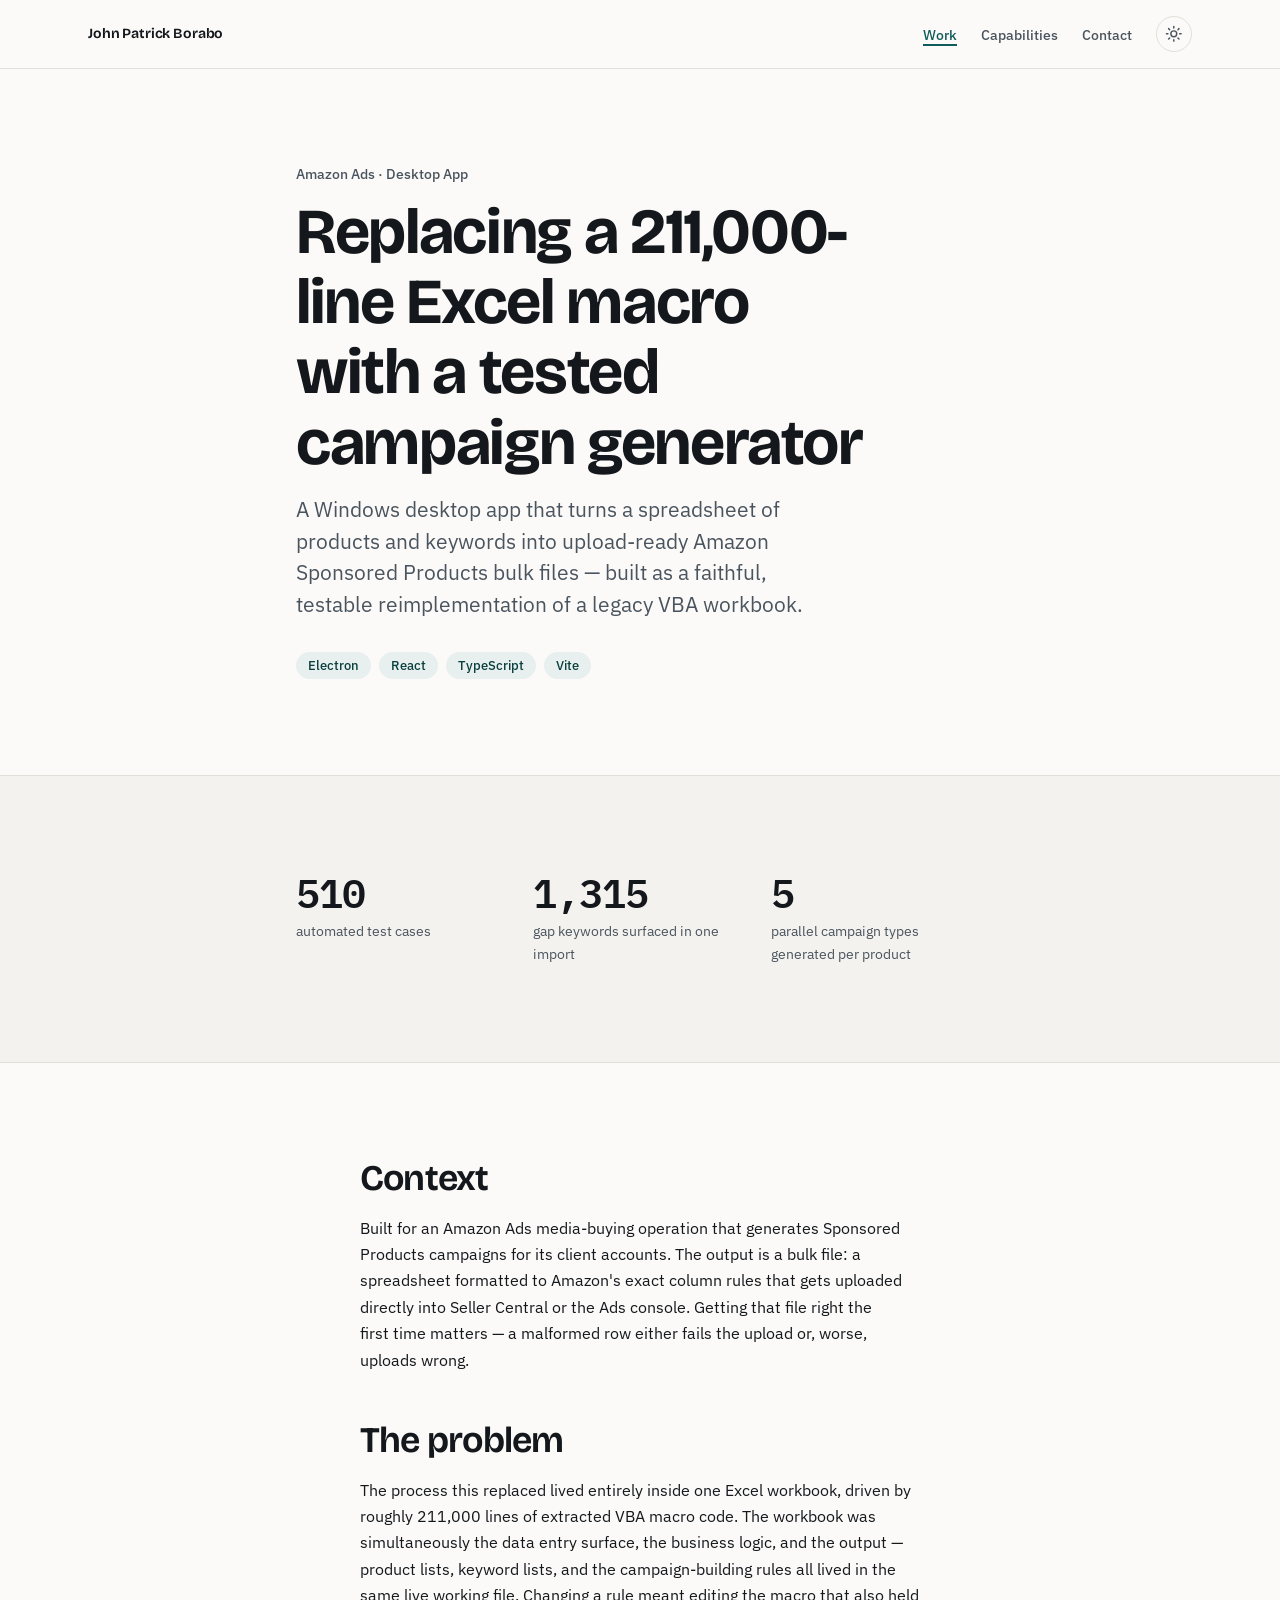
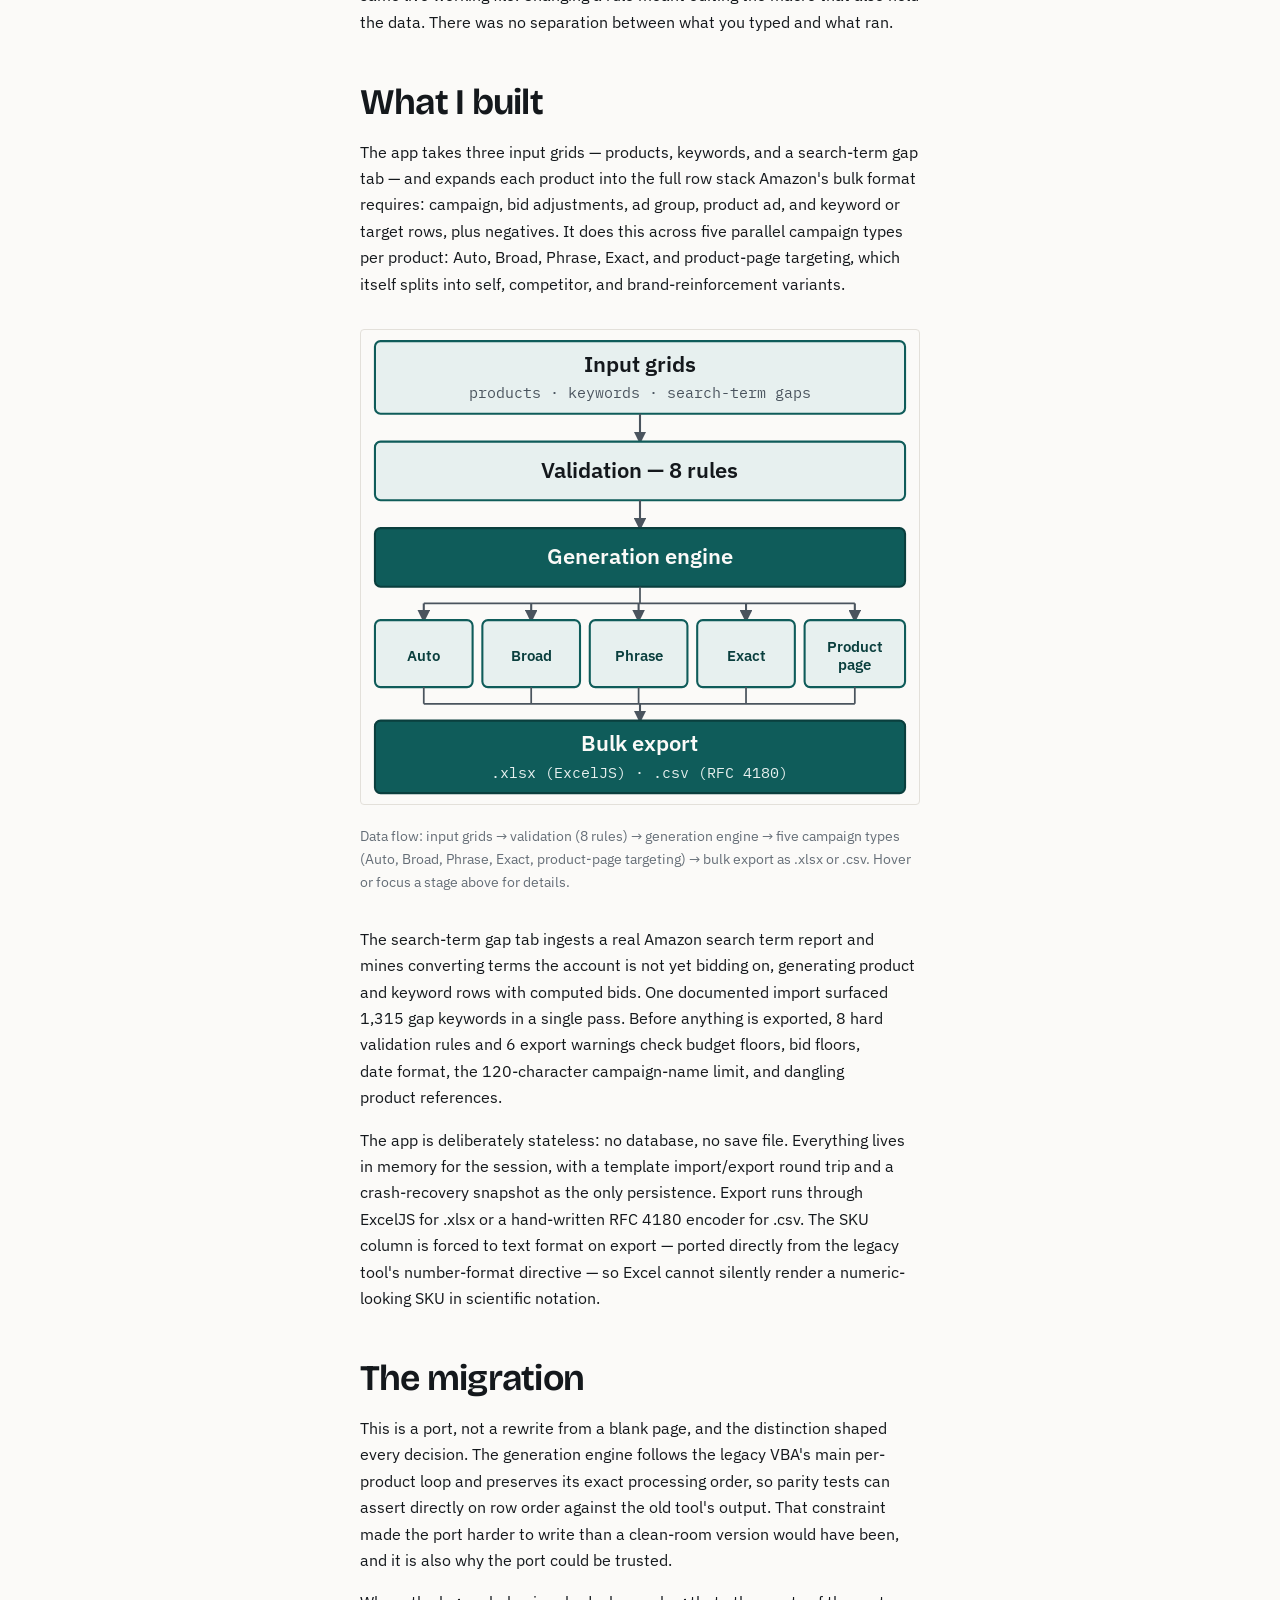
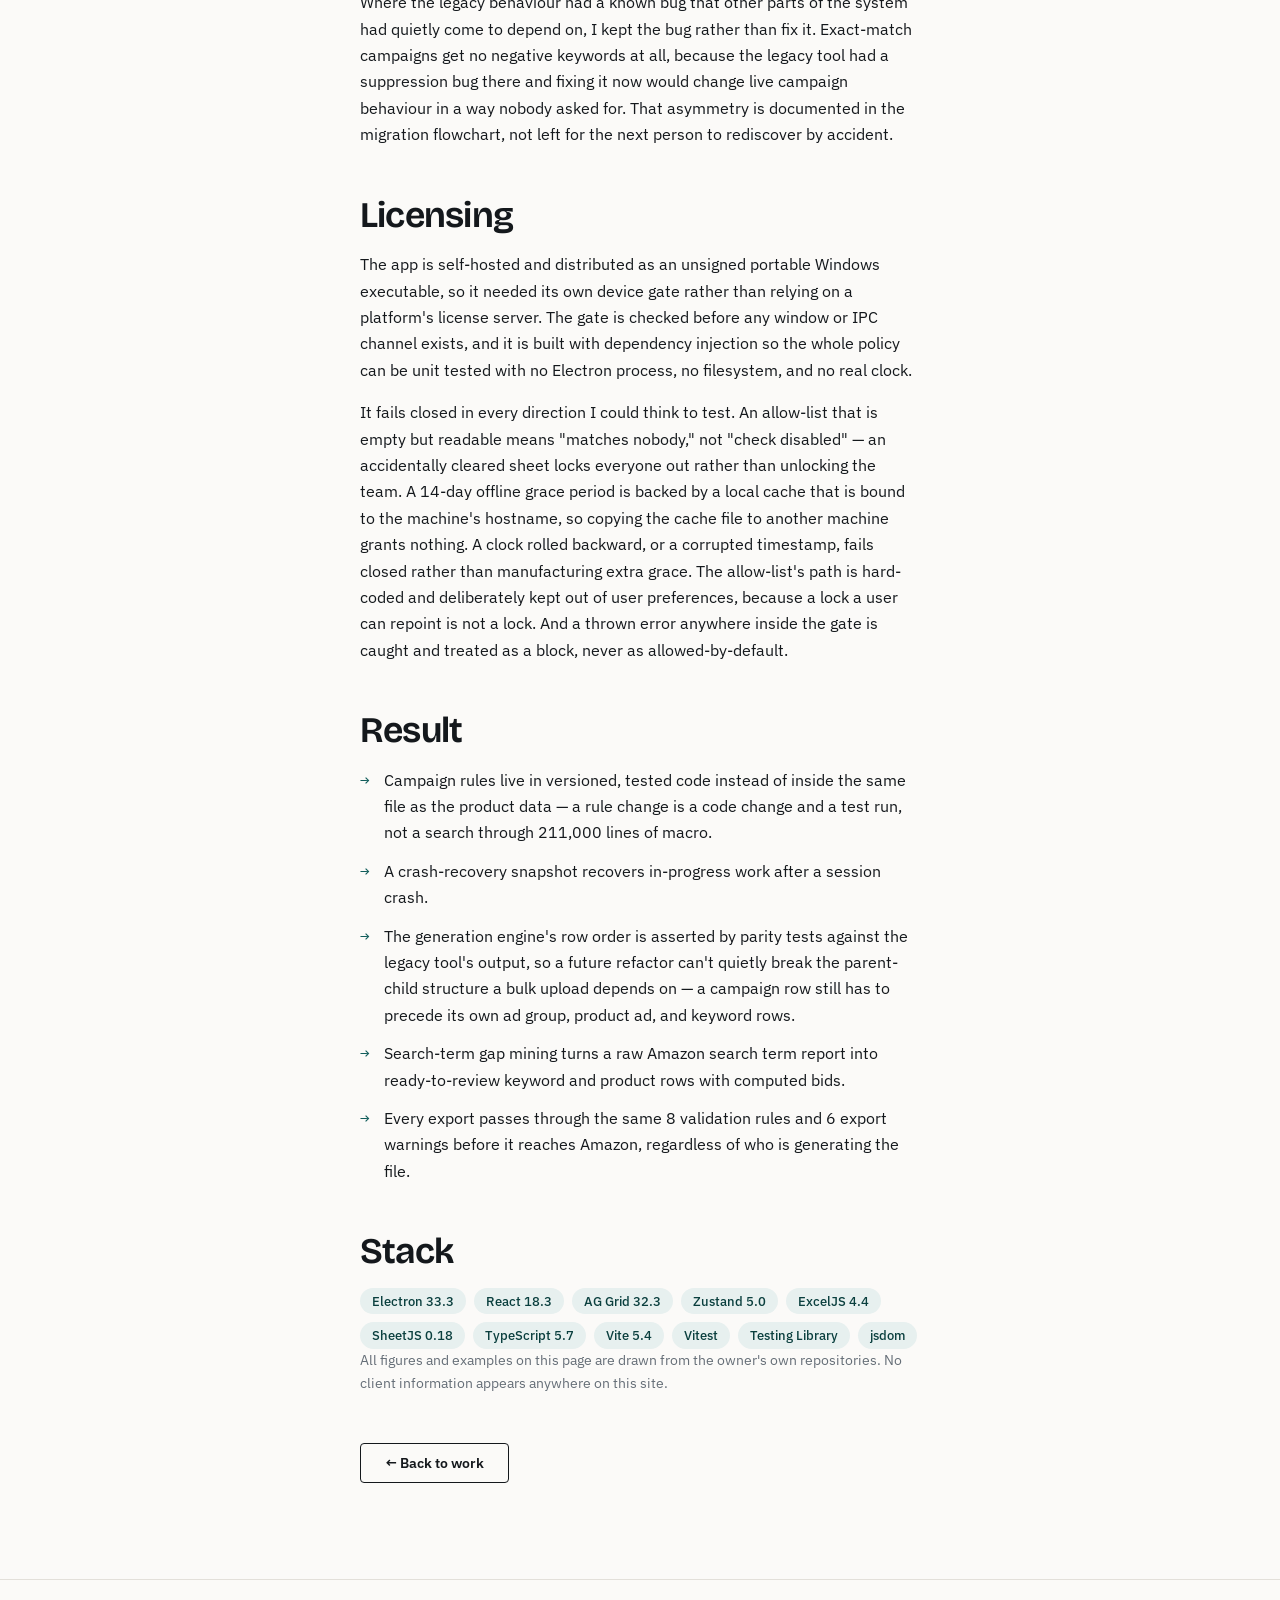
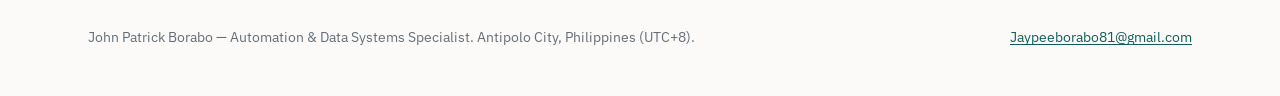
<file: work/campaign-launcher.html>
<!DOCTYPE html>
<html lang="en">
<head>
<meta charset="utf-8">
<meta name="viewport" content="width=device-width, initial-scale=1">
<title>Campaign Launcher — John Patrick Borabo</title>
<meta name="description" content="A desktop app that expands a spreadsheet of products and keywords into upload-ready Amazon Sponsored Products bulk files, replacing a 211,000-line Excel macro.">
<link rel="preconnect" href="https://fonts.googleapis.com">
<link rel="preconnect" href="https://fonts.gstatic.com" crossorigin>
<link href="https://fonts.googleapis.com/css2?family=Bricolage+Grotesque:opsz,wght@12..96,400..800&family=IBM+Plex+Sans:wght@400;500;600;700&family=IBM+Plex+Mono:wght@400;500;600&display=swap" rel="stylesheet">
<link rel="stylesheet" href="../assets/css/site.css">
<script>(function(h){h.className+=" js";setTimeout(function(){if(!h.hasAttribute("data-reveal-ready")){h.className=h.className.replace(/\s*\bjs\b/,"");}},2000);})(document.documentElement);</script>
<script>(function(){try{var t=localStorage.getItem("theme");if(t){document.documentElement.setAttribute("data-theme",t);}}catch(e){}})();</script>
</head>
<body>
<a class="skip-link" href="#main">Skip to content</a>

<header class="site-header">
  <div class="wrap">
    <a class="site-header__name" href="../index.html">John Patrick Borabo</a>
    <nav class="site-nav" aria-label="Main">
      <ul>
        <li><a href="../index.html#work" aria-current="page">Work</a></li>
        <li><a href="../index.html#capabilities">Capabilities</a></li>
        <li><a href="../index.html#contact">Contact</a></li>
      </ul>
    </nav>
    <button type="button" class="theme-toggle" id="theme-toggle" aria-label="Switch to dark theme" aria-pressed="false">
      <svg class="theme-toggle__icon theme-toggle__icon--sun" viewBox="0 0 24 24" fill="none" stroke="currentColor" stroke-width="2" stroke-linecap="round" aria-hidden="true"><circle cx="12" cy="12" r="4"></circle><path d="M12 2v2M12 20v2M4.93 4.93l1.41 1.41M17.66 17.66l1.41 1.41M2 12h2M20 12h2M4.93 19.07l1.41-1.41M17.66 6.34l1.41-1.41"></path></svg>
      <svg class="theme-toggle__icon theme-toggle__icon--moon" viewBox="0 0 24 24" fill="none" stroke="currentColor" stroke-width="2" stroke-linecap="round" stroke-linejoin="round" aria-hidden="true"><path d="M21 12.79A9 9 0 1 1 11.21 3 7 7 0 0 0 21 12.79z"></path></svg>
    </button>
  </div>
</header>

<main id="main">

<section class="section">
  <div class="wrap wrap--narrow">
    <p class="kicker">Amazon Ads · Desktop App</p>
    <h1 class="h1">Replacing a 211,000-line Excel macro with a tested campaign generator</h1>
    <p class="lede">A Windows desktop app that turns a spreadsheet of products and keywords into
      upload-ready Amazon Sponsored Products bulk files — built as a faithful, testable
      reimplementation of a legacy VBA workbook.</p>
    <ul class="tags">
      <li class="tag">Electron</li>
      <li class="tag">React</li>
      <li class="tag">TypeScript</li>
      <li class="tag">Vite</li>
    </ul>
  </div>
</section>

<section class="section section--tint">
  <div class="wrap wrap--narrow">
    <ul class="proof">
      <li>
        <span class="proof__num">510</span>
        <span class="proof__label">automated test cases</span>
      </li>
      <li>
        <span class="proof__num">1,315</span>
        <span class="proof__label">gap keywords surfaced in one import</span>
      </li>
      <li>
        <span class="proof__num">5</span>
        <span class="proof__label">parallel campaign types generated per product</span>
      </li>
    </ul>
  </div>
</section>

<section class="section">
  <div class="wrap wrap--narrow prose">

    <section class="cs-section reveal">
      <h2 class="h2">Context</h2>
      <p>Built for an Amazon Ads media-buying operation that generates Sponsored Products
        campaigns for its client accounts. The output is a bulk file: a spreadsheet formatted
        to Amazon's exact column rules that gets uploaded directly into Seller Central or the
        Ads console. Getting that file right the first time matters — a malformed row either
        fails the upload or, worse, uploads wrong.</p>
    </section>

    <section class="cs-section reveal">
      <h2 class="h2">The problem</h2>
      <p>The process this replaced lived entirely inside one Excel workbook, driven by roughly
        211,000 lines of extracted VBA macro code. The workbook was simultaneously the data
        entry surface, the business logic, and the output — product lists, keyword lists, and
        the campaign-building rules all lived in the same live working file. Changing a rule
        meant editing the macro that also held the data. There was no separation between what
        you typed and what ran.</p>
    </section>

    <section class="cs-section reveal">
      <h2 class="h2">What I built</h2>
      <p>The app takes three input grids — products, keywords, and a search-term gap tab — and
        expands each product into the full row stack Amazon's bulk format requires: campaign,
        bid adjustments, ad group, product ad, and keyword or target rows, plus negatives.
        It does this across five parallel campaign types per product: Auto, Broad, Phrase,
        Exact, and product-page targeting, which itself splits into self, competitor, and
        brand-reinforcement variants.</p>
      <figure class="figure">
        <svg class="arch-diagram" viewBox="0 0 400 340" role="img" aria-label="Flow diagram. Three input grids — products, keywords, and search-term gaps — feed into a validation stage of eight hard rules. Validated data passes to the generation engine, which expands each product into five parallel campaign types: Auto, Broad, Phrase, Exact, and product-page targeting. All five converge into a single bulk export as .xlsx or .csv, ready to upload to Amazon. Hover or focus any stage below for details.">
        <title>Campaign Launcher data flow: input grids to validation to generation engine to five campaign types to bulk export</title>
        <defs>
          <marker id="arrow" viewBox="0 0 10 10" refX="8" refY="5" markerWidth="6" markerHeight="6" orient="auto-start-reverse">
            <path d="M0,0 L10,5 L0,10 z" fill="#4a545e"/>
          </marker>
          <style>
            .box { fill: #e7f0ef; stroke: #0f5c5a; stroke-width: 1.5; }
            .box-dark { fill: #0f5c5a; stroke: #0a3f3e; stroke-width: 1.5; }
            .lbl { font-family: "IBM Plex Sans", ui-sans-serif, system-ui, sans-serif; font-weight: 600; fill: #14181c; }
            .lbl-light { font-family: "IBM Plex Sans", ui-sans-serif, system-ui, sans-serif; font-weight: 600; fill: #fbfaf8; }
            .sub { font-family: "IBM Plex Mono", ui-monospace, Consolas, monospace; fill: #4a545e; }
            .sub-light { font-family: "IBM Plex Mono", ui-monospace, Consolas, monospace; fill: #e7f0ef; }
            .type { font-family: "IBM Plex Sans", ui-sans-serif, system-ui, sans-serif; font-weight: 600; fill: #0a3f3e; }
            .flow { stroke: #4a545e; stroke-width: 1.5; fill: none; marker-end: url(#arrow); }
            .rail { stroke: #4a545e; stroke-width: 1.25; fill: none; }
          </style>
        </defs>

        <g data-stage="input" tabindex="0" role="button" aria-label="Input grids stage">
          <rect class="box" x="10" y="8" width="380" height="52" rx="4"/>
          <text class="lbl" x="200" y="30" font-size="16" text-anchor="middle">Input grids</text>
          <text class="sub" x="200" y="49" font-size="11" text-anchor="middle">products · keywords · search-term gaps</text>
        </g>

        <path class="flow" d="M200,60 L200,80"/>

        <g data-stage="validation" tabindex="0" role="button" aria-label="Validation stage">
          <rect class="box" x="10" y="80" width="380" height="42" rx="4"/>
          <text class="lbl" x="200" y="106" font-size="16" text-anchor="middle">Validation — 8 rules</text>
        </g>

        <path class="flow" d="M200,122 L200,142"/>

        <g data-stage="engine" tabindex="0" role="button" aria-label="Generation engine stage">
          <rect class="box-dark" x="10" y="142" width="380" height="42" rx="4"/>
          <text class="lbl-light" x="200" y="168" font-size="16" text-anchor="middle">Generation engine</text>
        </g>

        <path class="rail" d="M200,184 L200,196"/>
        <path class="rail" d="M45,196 L354,196"/>
        <path class="flow" d="M45,196 L45,208"/>
        <path class="flow" d="M122,196 L122,208"/>
        <path class="flow" d="M199,196 L199,208"/>
        <path class="flow" d="M276,196 L276,208"/>
        <path class="flow" d="M354,196 L354,208"/>

        <g data-stage="types" tabindex="0" role="button" aria-label="Five campaign types stage">
          <rect class="box" x="10" y="208" width="70" height="48" rx="4"/>
          <text class="type" x="45" y="237" font-size="11" text-anchor="middle">Auto</text>

          <rect class="box" x="87" y="208" width="70" height="48" rx="4"/>
          <text class="type" x="122" y="237" font-size="11" text-anchor="middle">Broad</text>

          <rect class="box" x="164" y="208" width="70" height="48" rx="4"/>
          <text class="type" x="199" y="237" font-size="11" text-anchor="middle">Phrase</text>

          <rect class="box" x="241" y="208" width="70" height="48" rx="4"/>
          <text class="type" x="276" y="237" font-size="11" text-anchor="middle">Exact</text>

          <rect class="box" x="318" y="208" width="72" height="48" rx="4"/>
          <text class="type" x="354" y="231" font-size="10.5" text-anchor="middle">Product</text>
          <text class="type" x="354" y="244" font-size="10.5" text-anchor="middle">page</text>
        </g>

        <path class="rail" d="M45,256 L45,268"/>
        <path class="rail" d="M122,256 L122,268"/>
        <path class="rail" d="M199,256 L199,268"/>
        <path class="rail" d="M276,256 L276,268"/>
        <path class="rail" d="M354,256 L354,268"/>
        <path class="rail" d="M45,268 L354,268"/>
        <path class="flow" d="M200,268 L200,280"/>

        <g data-stage="export" tabindex="0" role="button" aria-label="Bulk export stage">
          <rect class="box-dark" x="10" y="280" width="380" height="52" rx="4"/>
          <text class="lbl-light" x="200" y="302" font-size="16" text-anchor="middle">Bulk export</text>
          <text class="sub-light" x="200" y="321" font-size="11" text-anchor="middle">.xlsx (ExcelJS) · .csv (RFC 4180)</text>
        </g>
        </svg>
        <figcaption class="figure__cap arch-diagram__cap">Data flow: input grids → validation (8 rules) →
          generation engine → five campaign types (Auto, Broad, Phrase, Exact, product-page
          targeting) → bulk export as .xlsx or .csv. Hover or focus a stage above for details.</figcaption>
      </figure>
      <p>The search-term gap tab ingests a real Amazon search term report and mines converting
        terms the account is not yet bidding on, generating product and keyword rows with
        computed bids. One documented import surfaced 1,315 gap keywords in a single pass.
        Before anything is exported, 8 hard validation rules and 6 export warnings check budget
        floors, bid floors, date format, the 120-character campaign-name limit, and dangling
        product references.</p>
      <p>The app is deliberately stateless: no database, no save file. Everything lives in
        memory for the session, with a template import/export round trip and a crash-recovery
        snapshot as the only persistence. Export runs through ExcelJS for .xlsx or a
        hand-written RFC 4180 encoder for .csv. The SKU column is forced to text format on
        export — ported directly from the legacy tool's number-format directive — so Excel
        cannot silently render a numeric-looking SKU in scientific notation.</p>
    </section>

    <section class="cs-section reveal">
      <h2 class="h2">The migration</h2>
      <p>This is a port, not a rewrite from a blank page, and the distinction shaped every
        decision. The generation engine follows the legacy VBA's main per-product loop and
        preserves its exact processing order, so parity tests can assert directly on row order
        against the old tool's output. That constraint made the port harder to write than a
        clean-room version would have been, and it is also why the port could be trusted.</p>
      <p>Where the legacy behaviour had a known bug that other parts of the system had quietly
        come to depend on, I kept the bug rather than fix it. Exact-match campaigns get no
        negative keywords at all, because the legacy tool had a suppression bug there and
        fixing it now would change live campaign behaviour in a way nobody asked for. That
        asymmetry is documented in the migration flowchart, not left for the next person to
        rediscover by accident.</p>
    </section>

    <section class="cs-section reveal">
      <h2 class="h2">Licensing</h2>
      <p>The app is self-hosted and distributed as an unsigned portable Windows executable, so
        it needed its own device gate rather than relying on a platform's license server. The
        gate is checked before any window or IPC channel exists, and it is built with
        dependency injection so the whole policy can be unit tested with no Electron process,
        no filesystem, and no real clock.</p>
      <p>It fails closed in every direction I could think to test. An allow-list that is empty
        but readable means "matches nobody," not "check disabled" — an accidentally cleared
        sheet locks everyone out rather than unlocking the team. A 14-day offline grace period
        is backed by a local cache that is bound to the machine's hostname, so copying the
        cache file to another machine grants nothing. A clock rolled backward, or a corrupted
        timestamp, fails closed rather than manufacturing extra grace. The allow-list's path is
        hard-coded and deliberately kept out of user preferences, because a lock a user can
        repoint is not a lock. And a thrown error anywhere inside the gate is caught and treated
        as a block, never as allowed-by-default.</p>
    </section>

    <section class="cs-section reveal">
      <h2 class="h2">Result</h2>
      <ul class="result-list">
        <li>Campaign rules live in versioned, tested code instead of inside the same file as the
          product data — a rule change is a code change and a test run, not a search through
          211,000 lines of macro.</li>
        <li>A crash-recovery snapshot recovers in-progress work after a session crash.</li>
        <li>The generation engine's row order is asserted by parity tests against the legacy
          tool's output, so a future refactor can't quietly break the parent-child structure a
          bulk upload depends on — a campaign row still has to precede its own ad group, product
          ad, and keyword rows.</li>
        <li>Search-term gap mining turns a raw Amazon search term report into ready-to-review
          keyword and product rows with computed bids.</li>
        <li>Every export passes through the same 8 validation rules and 6 export warnings before
          it reaches Amazon, regardless of who is generating the file.</li>
      </ul>
    </section>

    <section class="cs-section reveal">
      <h2 class="h2">Stack</h2>
      <ul class="tags">
        <li class="tag">Electron 33.3</li>
        <li class="tag">React 18.3</li>
        <li class="tag">AG Grid 32.3</li>
        <li class="tag">Zustand 5.0</li>
        <li class="tag">ExcelJS 4.4</li>
        <li class="tag">SheetJS 0.18</li>
        <li class="tag">TypeScript 5.7</li>
        <li class="tag">Vite 5.4</li>
        <li class="tag">Vitest</li>
        <li class="tag">Testing Library</li>
        <li class="tag">jsdom</li>
      </ul>
      <p class="figure__cap">All figures and examples on this page are drawn from the owner's
        own repositories. No client information appears anywhere on this site.</p>
    </section>

    <p><a class="btn btn--ghost" href="../index.html#work">&larr; Back to work</a></p>

  </div>
</section>

</main>

<footer class="site-footer">
  <div class="wrap">
    <p>John Patrick Borabo — Automation &amp; Data Systems Specialist. Antipolo City, Philippines (UTC+8).</p>
    <p><a href="mailto:Jaypeeborabo81@gmail.com">Jaypeeborabo81@gmail.com</a></p>
  </div>
</footer>
<script src="../assets/js/site.js"></script>
</body>
</html>
</file>
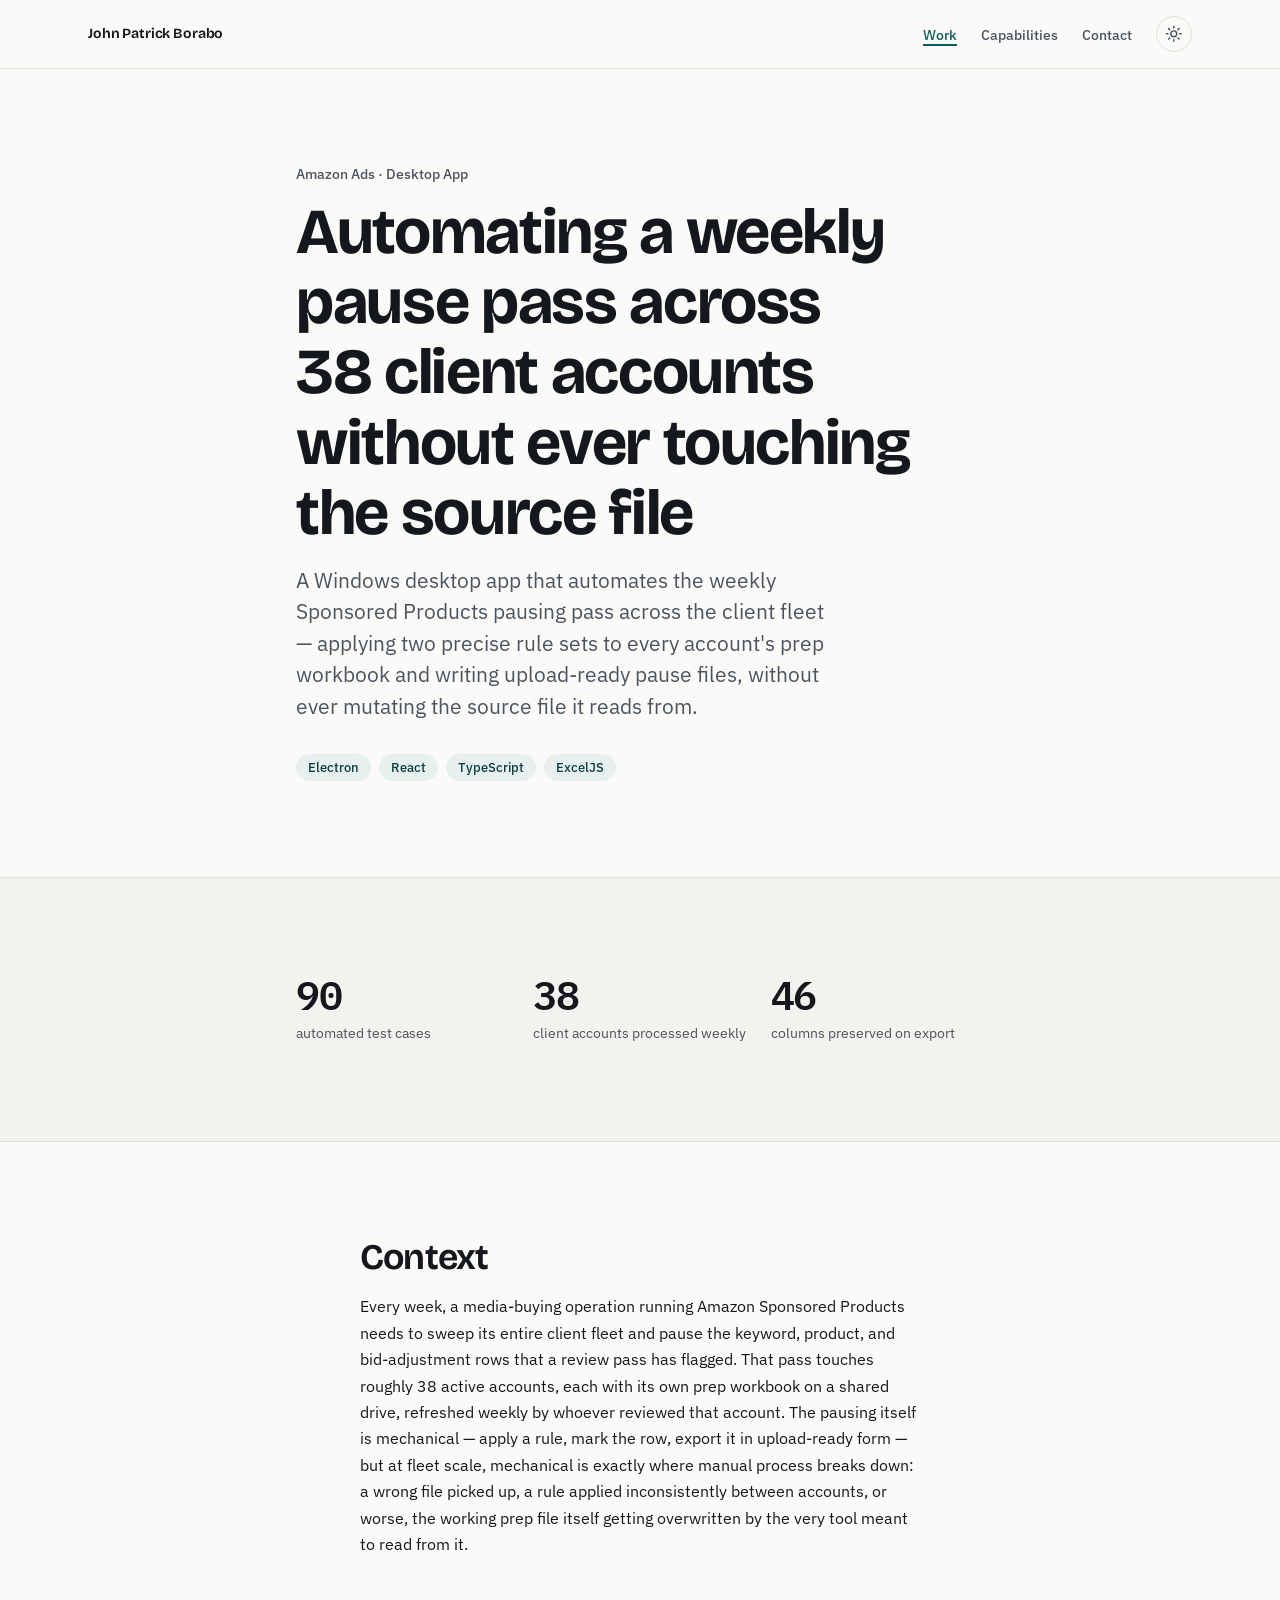
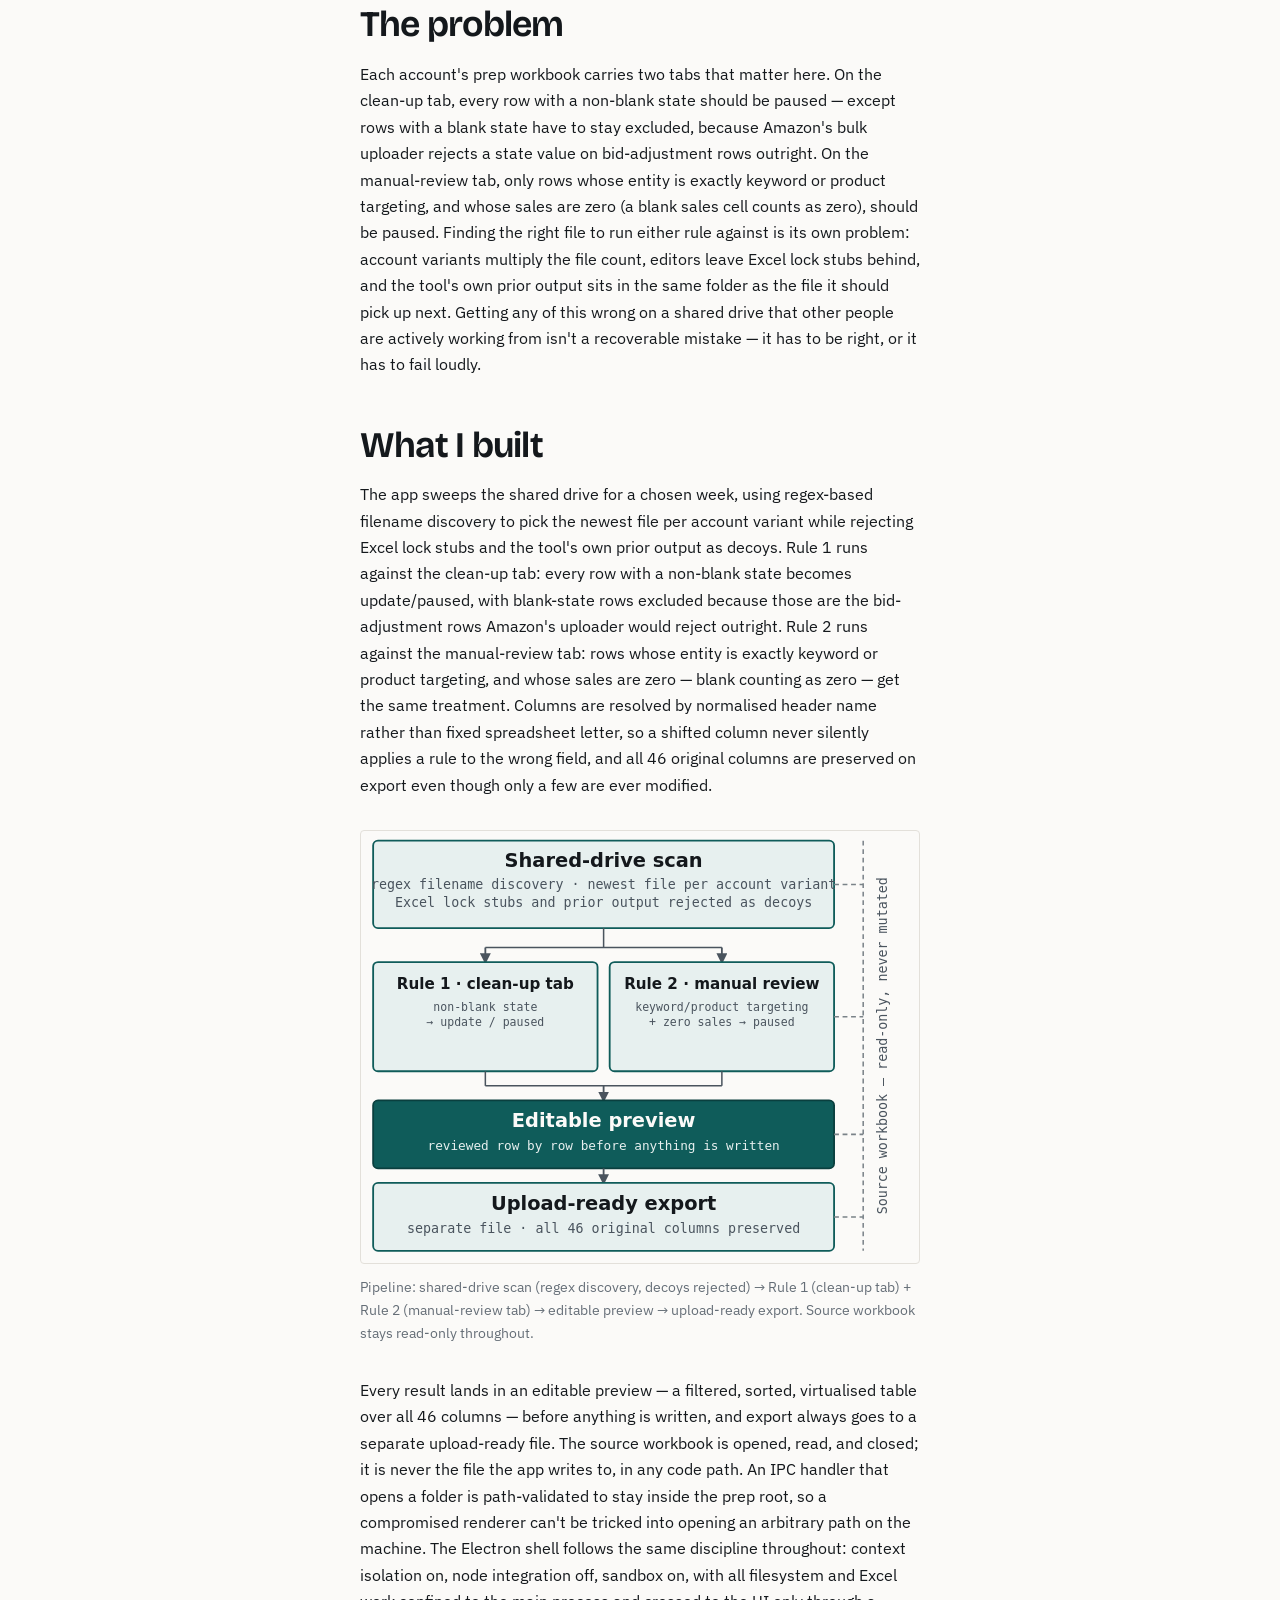
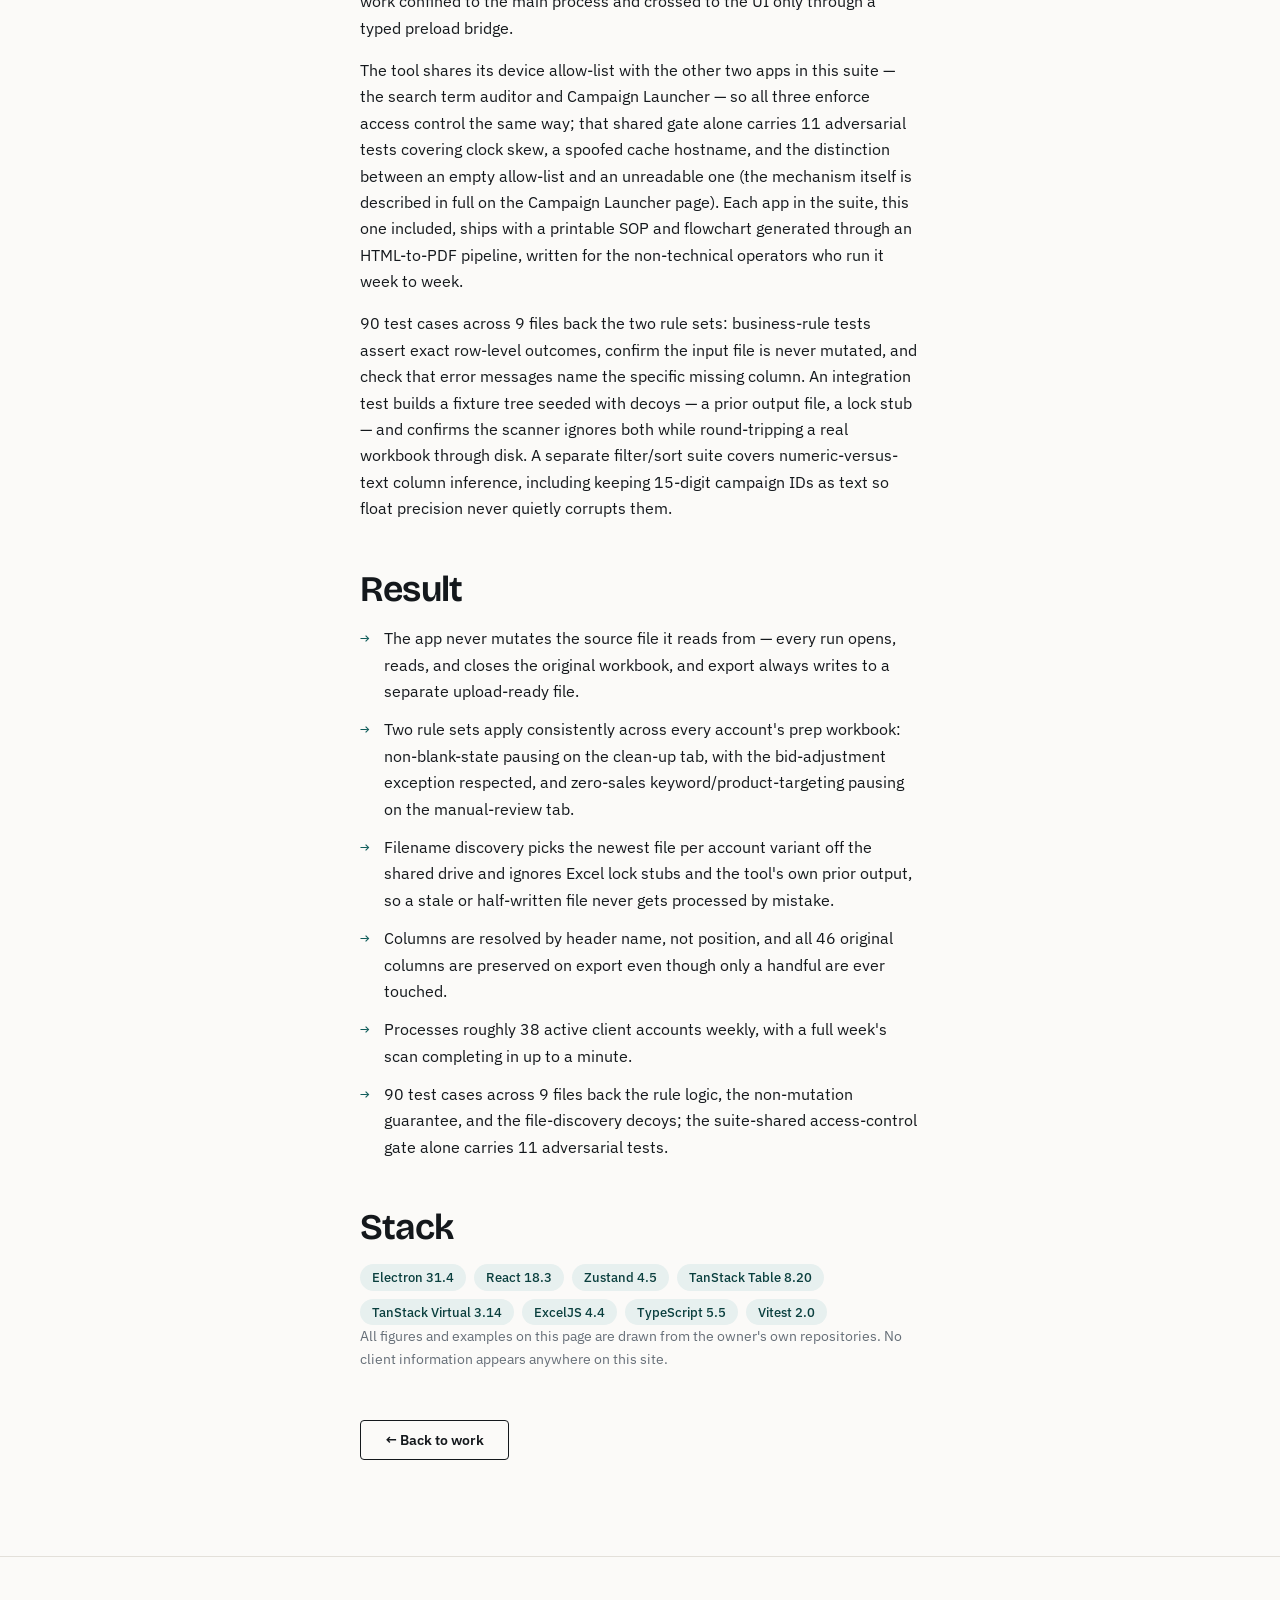
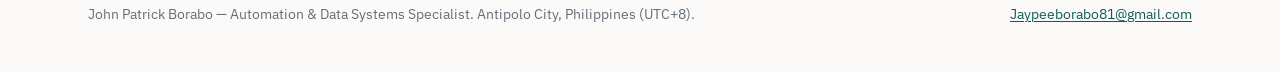
<file: work/campaign-pausing-tool.html>
<!DOCTYPE html>
<html lang="en">
<head>
<meta charset="utf-8">
<meta name="viewport" content="width=device-width, initial-scale=1">
<title>Campaign Pausing Tool — John Patrick Borabo</title>
<meta name="description" content="A desktop app that automates the weekly Sponsored Products pausing pass across a client fleet, applying two precise rule sets and writing upload-ready files without ever mutating the source workbook it reads from.">
<link rel="preconnect" href="https://fonts.googleapis.com">
<link rel="preconnect" href="https://fonts.gstatic.com" crossorigin>
<link href="https://fonts.googleapis.com/css2?family=Bricolage+Grotesque:opsz,wght@12..96,400..800&family=IBM+Plex+Sans:wght@400;500;600;700&family=IBM+Plex+Mono:wght@400;500;600&display=swap" rel="stylesheet">
<link rel="stylesheet" href="../assets/css/site.css">
<script>(function(h){h.className+=" js";setTimeout(function(){if(!h.hasAttribute("data-reveal-ready")){h.className=h.className.replace(/\s*\bjs\b/,"");}},2000);})(document.documentElement);</script>
<script>(function(){try{var t=localStorage.getItem("theme");if(t){document.documentElement.setAttribute("data-theme",t);}}catch(e){}})();</script>
</head>
<body>
<a class="skip-link" href="#main">Skip to content</a>

<header class="site-header">
  <div class="wrap">
    <a class="site-header__name" href="../index.html">John Patrick Borabo</a>
    <nav class="site-nav" aria-label="Main">
      <ul>
        <li><a href="../index.html#work" aria-current="page">Work</a></li>
        <li><a href="../index.html#capabilities">Capabilities</a></li>
        <li><a href="../index.html#contact">Contact</a></li>
      </ul>
    </nav>
    <button type="button" class="theme-toggle" id="theme-toggle" aria-label="Switch to dark theme" aria-pressed="false">
      <svg class="theme-toggle__icon theme-toggle__icon--sun" viewBox="0 0 24 24" fill="none" stroke="currentColor" stroke-width="2" stroke-linecap="round" aria-hidden="true"><circle cx="12" cy="12" r="4"></circle><path d="M12 2v2M12 20v2M4.93 4.93l1.41 1.41M17.66 17.66l1.41 1.41M2 12h2M20 12h2M4.93 19.07l1.41-1.41M17.66 6.34l1.41-1.41"></path></svg>
      <svg class="theme-toggle__icon theme-toggle__icon--moon" viewBox="0 0 24 24" fill="none" stroke="currentColor" stroke-width="2" stroke-linecap="round" stroke-linejoin="round" aria-hidden="true"><path d="M21 12.79A9 9 0 1 1 11.21 3 7 7 0 0 0 21 12.79z"></path></svg>
    </button>
  </div>
</header>

<main id="main">

<section class="section">
  <div class="wrap wrap--narrow">
    <p class="kicker">Amazon Ads · Desktop App</p>
    <h1 class="h1">Automating a weekly pause pass across 38 client accounts without ever touching the source file</h1>
    <p class="lede">A Windows desktop app that automates the weekly Sponsored Products pausing pass
      across the client fleet — applying two precise rule sets to every account's prep workbook and
      writing upload-ready pause files, without ever mutating the source file it reads from.</p>
    <ul class="tags">
      <li class="tag">Electron</li>
      <li class="tag">React</li>
      <li class="tag">TypeScript</li>
      <li class="tag">ExcelJS</li>
    </ul>
  </div>
</section>

<section class="section section--tint">
  <div class="wrap wrap--narrow">
    <ul class="proof">
      <li>
        <span class="proof__num">90</span>
        <span class="proof__label">automated test cases</span>
      </li>
      <li>
        <span class="proof__num">38</span>
        <span class="proof__label">client accounts processed weekly</span>
      </li>
      <li>
        <span class="proof__num">46</span>
        <span class="proof__label">columns preserved on export</span>
      </li>
    </ul>
  </div>
</section>

<section class="section">
  <div class="wrap wrap--narrow prose">

    <section class="cs-section reveal">
      <h2 class="h2">Context</h2>
      <p>Every week, a media-buying operation running Amazon Sponsored Products needs to sweep its
        entire client fleet and pause the keyword, product, and bid-adjustment rows that a review
        pass has flagged. That pass touches roughly 38 active accounts, each with its own prep
        workbook on a shared drive, refreshed weekly by whoever reviewed that account. The pausing
        itself is mechanical — apply a rule, mark the row, export it in upload-ready form — but at
        fleet scale, mechanical is exactly where manual process breaks down: a wrong file picked up,
        a rule applied inconsistently between accounts, or worse, the working prep file itself
        getting overwritten by the very tool meant to read from it.</p>
    </section>

    <section class="cs-section reveal">
      <h2 class="h2">The problem</h2>
      <p>Each account's prep workbook carries two tabs that matter here. On the clean-up tab, every
        row with a non-blank state should be paused — except rows with a blank state have to stay
        excluded, because Amazon's bulk uploader rejects a state value on bid-adjustment rows
        outright. On the manual-review tab, only rows whose entity is exactly keyword or product
        targeting, and whose sales are zero (a blank sales cell counts as zero), should be paused.
        Finding the right file to run either rule against is its own problem: account variants
        multiply the file count, editors leave Excel lock stubs behind, and the tool's own prior
        output sits in the same folder as the file it should pick up next. Getting any of this wrong
        on a shared drive that other people are actively working from isn't a recoverable mistake —
        it has to be right, or it has to fail loudly.</p>
    </section>

    <section class="cs-section reveal">
      <h2 class="h2">What I built</h2>
      <p>The app sweeps the shared drive for a chosen week, using regex-based filename discovery to
        pick the newest file per account variant while rejecting Excel lock stubs and the tool's own
        prior output as decoys. Rule 1 runs against the clean-up tab: every row with a non-blank
        state becomes update/paused, with blank-state rows excluded because those are the
        bid-adjustment rows Amazon's uploader would reject outright. Rule 2 runs against the
        manual-review tab: rows whose entity is exactly keyword or product targeting, and whose
        sales are zero — blank counting as zero — get the same treatment. Columns are resolved by
        normalised header name rather than fixed spreadsheet letter, so a shifted column never
        silently applies a rule to the wrong field, and all 46 original columns are preserved on
        export even though only a few are ever modified.</p>
      <figure class="figure">
        <img src="../assets/img/campaign-pausing-tool-arch.svg" alt="Diagram: a shared-drive scan uses regex filename discovery to pick the newest file per account variant, rejecting Excel lock stubs and the tool's own prior output as decoys. That feeds two rule sets in parallel — Rule 1 on the clean-up tab, pausing every row with a non-blank state; Rule 2 on the manual-review tab, pausing keyword or product-targeting rows with zero sales. Both converge into an editable preview, then an upload-ready export as a separate file. A dashed rail running alongside the whole pipeline marks the source workbook as read-only and never mutated, from the initial scan through to export.">
        <figcaption class="figure__cap">Pipeline: shared-drive scan (regex discovery, decoys
          rejected) &rarr; Rule 1 (clean-up tab) + Rule 2 (manual-review tab) &rarr; editable preview
          &rarr; upload-ready export. Source workbook stays read-only throughout.</figcaption>
      </figure>
      <p>Every result lands in an editable preview — a filtered, sorted, virtualised table over all
        46 columns — before anything is written, and export always goes to a separate upload-ready
        file. The source workbook is opened, read, and closed; it is never the file the app writes
        to, in any code path. An IPC handler that opens a folder is path-validated to stay inside the
        prep root, so a compromised renderer can't be tricked into opening an arbitrary path on the
        machine. The Electron shell follows the same discipline throughout: context isolation on,
        node integration off, sandbox on, with all filesystem and Excel work confined to the main
        process and crossed to the UI only through a typed preload bridge.</p>
      <p>The tool shares its device allow-list with the other two apps in this suite — the search
        term auditor and Campaign Launcher — so all three enforce access control the same way; that
        shared gate alone carries 11 adversarial tests covering clock skew, a spoofed cache hostname,
        and the distinction between an empty allow-list and an unreadable one (the mechanism itself
        is described in full on the Campaign Launcher page). Each app in the suite, this one
        included, ships with a printable SOP and flowchart generated through an HTML-to-PDF
        pipeline, written for the non-technical operators who run it week to week.</p>
      <p>90 test cases across 9 files back the two rule sets: business-rule tests assert exact
        row-level outcomes, confirm the input file is never mutated, and check that error messages
        name the specific missing column. An integration test builds a fixture tree seeded with
        decoys — a prior output file, a lock stub — and confirms the scanner ignores both while
        round-tripping a real workbook through disk. A separate filter/sort suite covers
        numeric-versus-text column inference, including keeping 15-digit campaign IDs as text so
        float precision never quietly corrupts them.</p>
    </section>

    <section class="cs-section reveal">
      <h2 class="h2">Result</h2>
      <ul class="result-list">
        <li>The app never mutates the source file it reads from — every run opens, reads, and closes
          the original workbook, and export always writes to a separate upload-ready file.</li>
        <li>Two rule sets apply consistently across every account's prep workbook: non-blank-state
          pausing on the clean-up tab, with the bid-adjustment exception respected, and zero-sales
          keyword/product-targeting pausing on the manual-review tab.</li>
        <li>Filename discovery picks the newest file per account variant off the shared drive and
          ignores Excel lock stubs and the tool's own prior output, so a stale or half-written file
          never gets processed by mistake.</li>
        <li>Columns are resolved by header name, not position, and all 46 original columns are
          preserved on export even though only a handful are ever touched.</li>
        <li>Processes roughly 38 active client accounts weekly, with a full week's scan completing
          in up to a minute.</li>
        <li>90 test cases across 9 files back the rule logic, the non-mutation guarantee, and the
          file-discovery decoys; the suite-shared access-control gate alone carries 11 adversarial
          tests.</li>
      </ul>
    </section>

    <section class="cs-section reveal">
      <h2 class="h2">Stack</h2>
      <ul class="tags">
        <li class="tag">Electron 31.4</li>
        <li class="tag">React 18.3</li>
        <li class="tag">Zustand 4.5</li>
        <li class="tag">TanStack Table 8.20</li>
        <li class="tag">TanStack Virtual 3.14</li>
        <li class="tag">ExcelJS 4.4</li>
        <li class="tag">TypeScript 5.5</li>
        <li class="tag">Vitest 2.0</li>
      </ul>
      <p class="figure__cap">All figures and examples on this page are drawn from the owner's
        own repositories. No client information appears anywhere on this site.</p>
    </section>

    <p><a class="btn btn--ghost" href="../index.html#work">&larr; Back to work</a></p>

  </div>
</section>

</main>

<footer class="site-footer">
  <div class="wrap">
    <p>John Patrick Borabo — Automation &amp; Data Systems Specialist. Antipolo City, Philippines (UTC+8).</p>
    <p><a href="mailto:Jaypeeborabo81@gmail.com">Jaypeeborabo81@gmail.com</a></p>
  </div>
</footer>
<script src="../assets/js/site.js"></script>
</body>
</html>
</file>
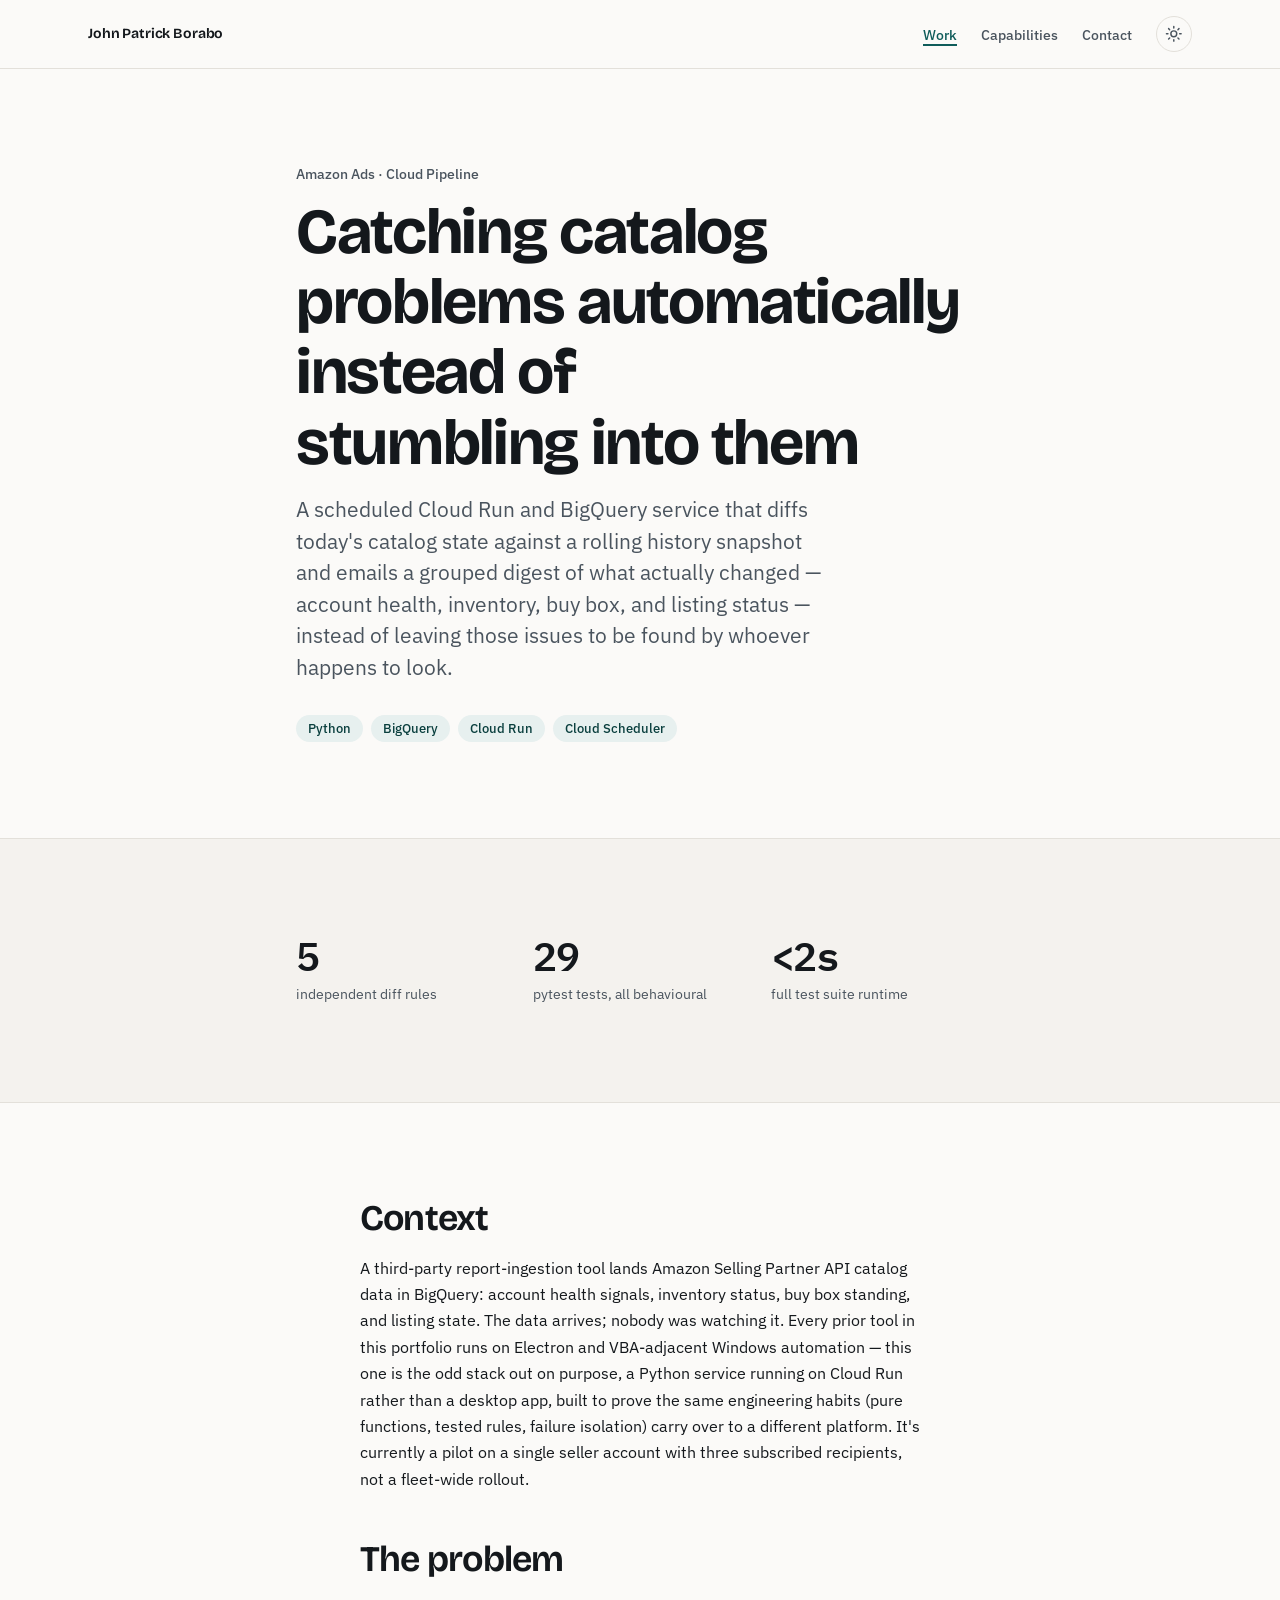
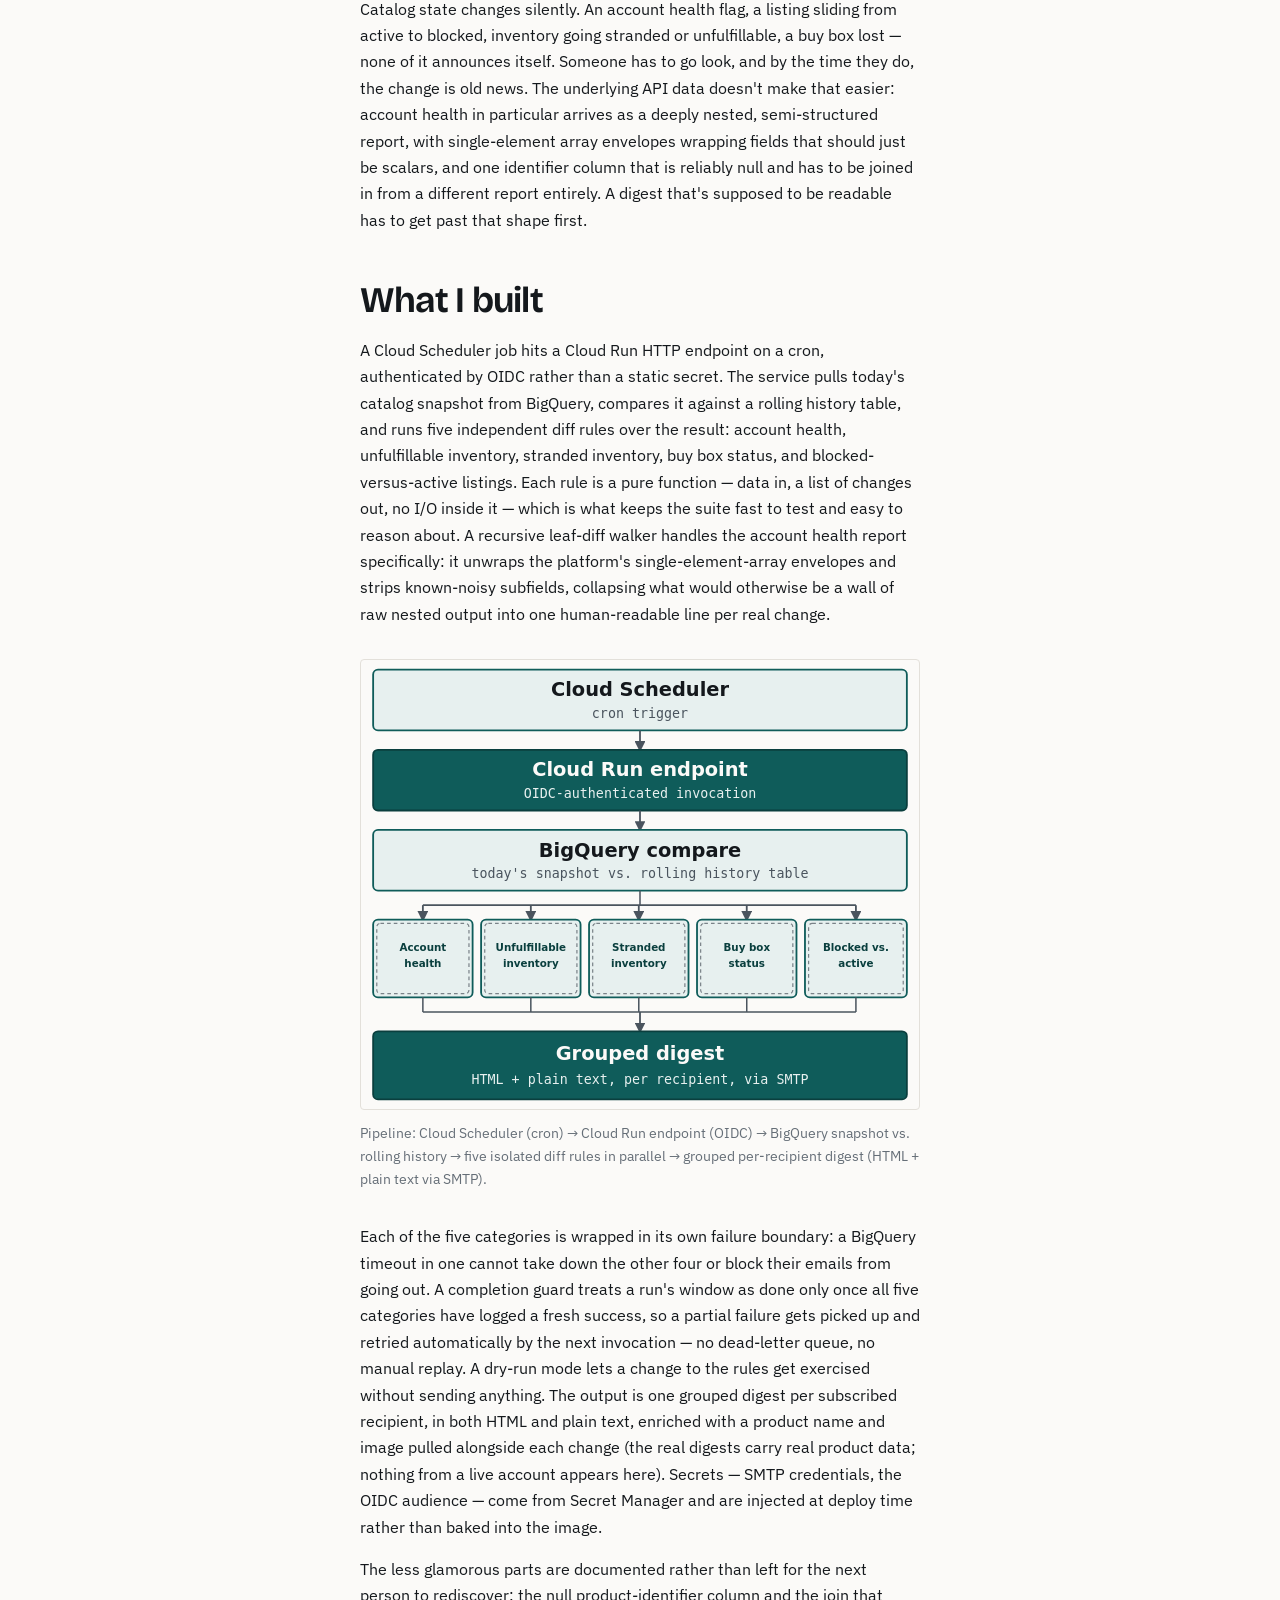
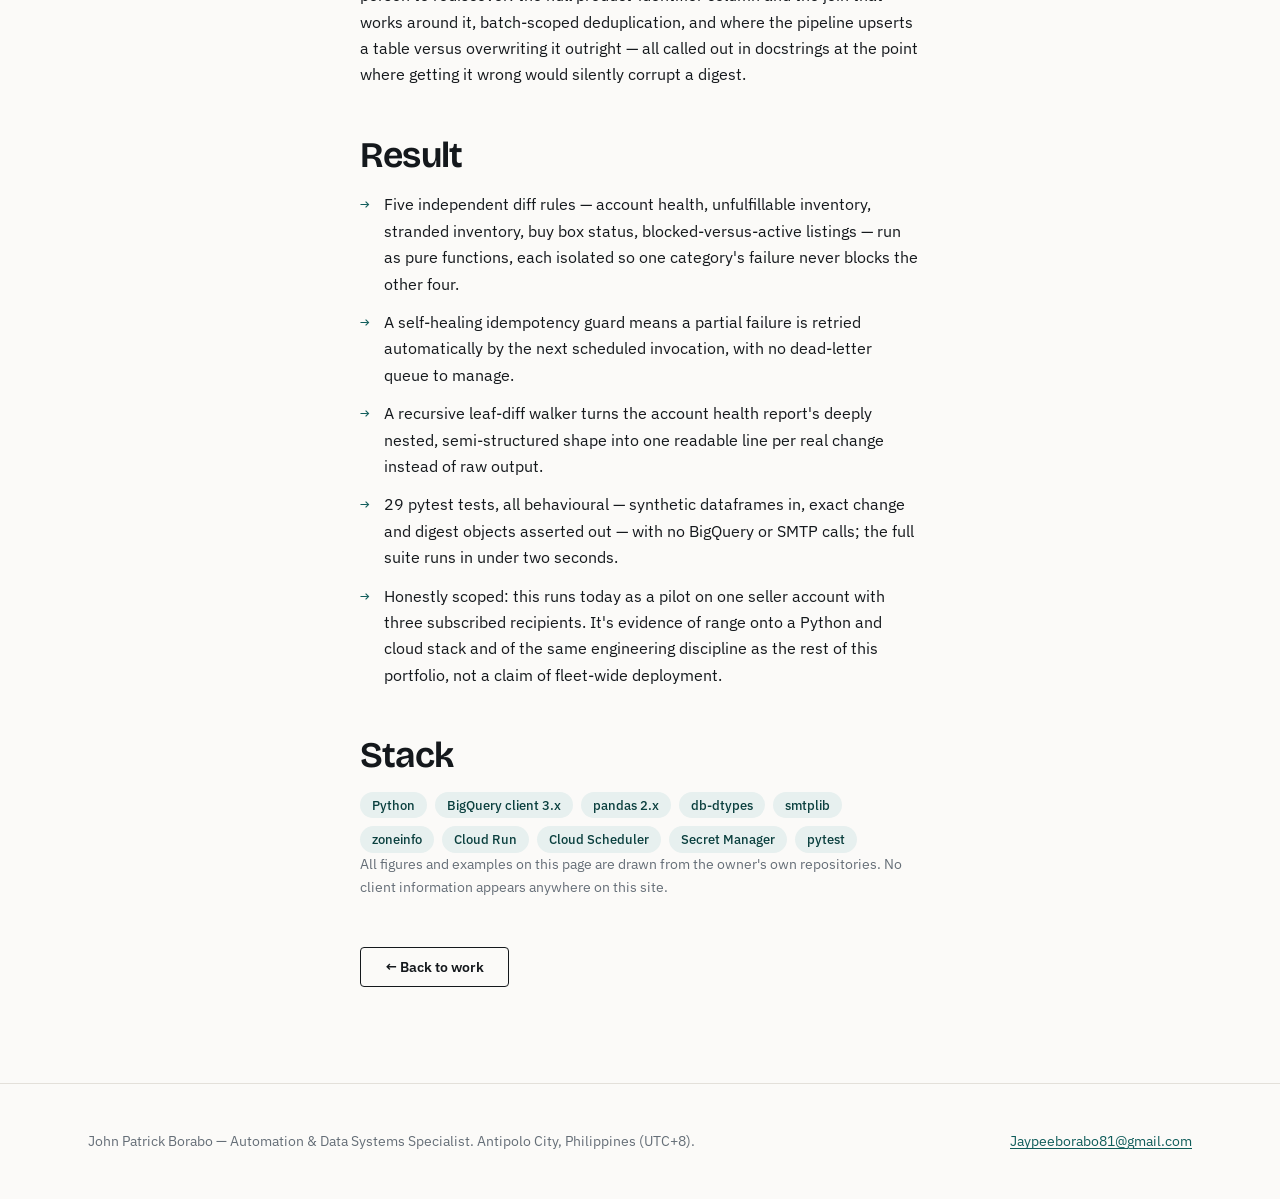
<file: work/catalog-alerting.html>
<!DOCTYPE html>
<html lang="en">
<head>
<meta charset="utf-8">
<meta name="viewport" content="width=device-width, initial-scale=1">
<title>Catalog Alerting — John Patrick Borabo</title>
<meta name="description" content="A scheduled Cloud Run and BigQuery service that diffs today's catalog state against a rolling history and emails a grouped digest of what actually changed, piloted on a single seller account.">
<link rel="preconnect" href="https://fonts.googleapis.com">
<link rel="preconnect" href="https://fonts.gstatic.com" crossorigin>
<link href="https://fonts.googleapis.com/css2?family=Bricolage+Grotesque:opsz,wght@12..96,400..800&family=IBM+Plex+Sans:wght@400;500;600;700&family=IBM+Plex+Mono:wght@400;500;600&display=swap" rel="stylesheet">
<link rel="stylesheet" href="../assets/css/site.css">
<script>(function(h){h.className+=" js";setTimeout(function(){if(!h.hasAttribute("data-reveal-ready")){h.className=h.className.replace(/\s*\bjs\b/,"");}},2000);})(document.documentElement);</script>
<script>(function(){try{var t=localStorage.getItem("theme");if(t){document.documentElement.setAttribute("data-theme",t);}}catch(e){}})();</script>
</head>
<body>
<a class="skip-link" href="#main">Skip to content</a>

<header class="site-header">
  <div class="wrap">
    <a class="site-header__name" href="../index.html">John Patrick Borabo</a>
    <nav class="site-nav" aria-label="Main">
      <ul>
        <li><a href="../index.html#work" aria-current="page">Work</a></li>
        <li><a href="../index.html#capabilities">Capabilities</a></li>
        <li><a href="../index.html#contact">Contact</a></li>
      </ul>
    </nav>
    <button type="button" class="theme-toggle" id="theme-toggle" aria-label="Switch to dark theme" aria-pressed="false">
      <svg class="theme-toggle__icon theme-toggle__icon--sun" viewBox="0 0 24 24" fill="none" stroke="currentColor" stroke-width="2" stroke-linecap="round" aria-hidden="true"><circle cx="12" cy="12" r="4"></circle><path d="M12 2v2M12 20v2M4.93 4.93l1.41 1.41M17.66 17.66l1.41 1.41M2 12h2M20 12h2M4.93 19.07l1.41-1.41M17.66 6.34l1.41-1.41"></path></svg>
      <svg class="theme-toggle__icon theme-toggle__icon--moon" viewBox="0 0 24 24" fill="none" stroke="currentColor" stroke-width="2" stroke-linecap="round" stroke-linejoin="round" aria-hidden="true"><path d="M21 12.79A9 9 0 1 1 11.21 3 7 7 0 0 0 21 12.79z"></path></svg>
    </button>
  </div>
</header>

<main id="main">

<section class="section">
  <div class="wrap wrap--narrow">
    <p class="kicker">Amazon Ads · Cloud Pipeline</p>
    <h1 class="h1">Catching catalog problems automatically instead of stumbling into them</h1>
    <p class="lede">A scheduled Cloud Run and BigQuery service that diffs today's catalog state
      against a rolling history snapshot and emails a grouped digest of what actually changed —
      account health, inventory, buy box, and listing status — instead of leaving those issues to
      be found by whoever happens to look.</p>
    <ul class="tags">
      <li class="tag">Python</li>
      <li class="tag">BigQuery</li>
      <li class="tag">Cloud Run</li>
      <li class="tag">Cloud Scheduler</li>
    </ul>
  </div>
</section>

<section class="section section--tint">
  <div class="wrap wrap--narrow">
    <ul class="proof">
      <li>
        <span class="proof__num">5</span>
        <span class="proof__label">independent diff rules</span>
      </li>
      <li>
        <span class="proof__num">29</span>
        <span class="proof__label">pytest tests, all behavioural</span>
      </li>
      <li>
        <span class="proof__num">&lt;2s</span>
        <span class="proof__label">full test suite runtime</span>
      </li>
    </ul>
  </div>
</section>

<section class="section">
  <div class="wrap wrap--narrow prose">

    <section class="cs-section reveal">
      <h2 class="h2">Context</h2>
      <p>A third-party report-ingestion tool lands Amazon Selling Partner API catalog data in
        BigQuery: account health signals, inventory status, buy box standing, and listing state.
        The data arrives; nobody was watching it. Every prior tool in this portfolio runs on
        Electron and VBA-adjacent Windows automation — this one is the odd stack out on purpose,
        a Python service running on Cloud Run rather than a desktop app, built to prove the same
        engineering habits (pure functions, tested rules, failure isolation) carry over to a
        different platform. It's currently a pilot on a single seller account with three
        subscribed recipients, not a fleet-wide rollout.</p>
    </section>

    <section class="cs-section reveal">
      <h2 class="h2">The problem</h2>
      <p>Catalog state changes silently. An account health flag, a listing sliding from active to
        blocked, inventory going stranded or unfulfillable, a buy box lost — none of it announces
        itself. Someone has to go look, and by the time they do, the change is old news. The
        underlying API data doesn't make that easier: account health in particular arrives as a
        deeply nested, semi-structured report, with single-element array envelopes wrapping fields
        that should just be scalars, and one identifier column that is reliably null and has to be
        joined in from a different report entirely. A digest that's supposed to be readable has to
        get past that shape first.</p>
    </section>

    <section class="cs-section reveal">
      <h2 class="h2">What I built</h2>
      <p>A Cloud Scheduler job hits a Cloud Run HTTP endpoint on a cron, authenticated by OIDC
        rather than a static secret. The service pulls today's catalog snapshot from BigQuery,
        compares it against a rolling history table, and runs five independent diff rules over the
        result: account health, unfulfillable inventory, stranded inventory, buy box status, and
        blocked-versus-active listings. Each rule is a pure function — data in, a list of changes
        out, no I/O inside it — which is what keeps the suite fast to test and easy to reason
        about. A recursive leaf-diff walker handles the account health report specifically: it
        unwraps the platform's single-element-array envelopes and strips known-noisy subfields,
        collapsing what would otherwise be a wall of raw nested output into one human-readable line
        per real change.</p>
      <figure class="figure">
        <img src="../assets/img/catalog-alerting-arch.svg" alt="Diagram: a Cloud Scheduler cron trigger calls an OIDC-authenticated Cloud Run endpoint, which compares today's BigQuery catalog snapshot against a rolling history table. That feeds five independent, isolated diff rules running in parallel — account health, unfulfillable inventory, stranded inventory, buy box status, and blocked-versus-active listings — each wrapped in its own failure boundary so one rule's BigQuery timeout cannot block the other four or their emails. The five results converge into a grouped digest, sent as HTML and plain-text email per subscribed recipient over SMTP.">
        <figcaption class="figure__cap">Pipeline: Cloud Scheduler (cron) &rarr; Cloud Run endpoint
          (OIDC) &rarr; BigQuery snapshot vs. rolling history &rarr; five isolated diff rules in
          parallel &rarr; grouped per-recipient digest (HTML + plain text via SMTP).</figcaption>
      </figure>
      <p>Each of the five categories is wrapped in its own failure boundary: a BigQuery timeout in
        one cannot take down the other four or block their emails from going out. A completion
        guard treats a run's window as done only once all five categories have logged a fresh
        success, so a partial failure gets picked up and retried automatically by the next
        invocation — no dead-letter queue, no manual replay. A dry-run mode lets a change to the
        rules get exercised without sending anything. The output is one grouped digest per
        subscribed recipient, in both HTML and plain text, enriched with a product name and image
        pulled alongside each change (the real digests carry real product data; nothing from a
        live account appears here). Secrets — SMTP credentials, the OIDC audience — come from
        Secret Manager and are injected at deploy time rather than baked into the image.</p>
      <p>The less glamorous parts are documented rather than left for the next person to
        rediscover: the null product-identifier column and the join that works around it,
        batch-scoped deduplication, and where the pipeline upserts a table versus overwriting it
        outright — all called out in docstrings at the point where getting it wrong would silently
        corrupt a digest.</p>
    </section>

    <section class="cs-section reveal">
      <h2 class="h2">Result</h2>
      <ul class="result-list">
        <li>Five independent diff rules — account health, unfulfillable inventory, stranded
          inventory, buy box status, blocked-versus-active listings — run as pure functions, each
          isolated so one category's failure never blocks the other four.</li>
        <li>A self-healing idempotency guard means a partial failure is retried automatically by
          the next scheduled invocation, with no dead-letter queue to manage.</li>
        <li>A recursive leaf-diff walker turns the account health report's deeply nested,
          semi-structured shape into one readable line per real change instead of raw output.</li>
        <li>29 pytest tests, all behavioural — synthetic dataframes in, exact change and digest
          objects asserted out — with no BigQuery or SMTP calls; the full suite runs in under two
          seconds.</li>
        <li>Honestly scoped: this runs today as a pilot on one seller account with three
          subscribed recipients. It's evidence of range onto a Python and cloud stack and of the
          same engineering discipline as the rest of this portfolio, not a claim of fleet-wide
          deployment.</li>
      </ul>
    </section>

    <section class="cs-section reveal">
      <h2 class="h2">Stack</h2>
      <ul class="tags">
        <li class="tag">Python</li>
        <li class="tag">BigQuery client 3.x</li>
        <li class="tag">pandas 2.x</li>
        <li class="tag">db-dtypes</li>
        <li class="tag">smtplib</li>
        <li class="tag">zoneinfo</li>
        <li class="tag">Cloud Run</li>
        <li class="tag">Cloud Scheduler</li>
        <li class="tag">Secret Manager</li>
        <li class="tag">pytest</li>
      </ul>
      <p class="figure__cap">All figures and examples on this page are drawn from the owner's
        own repositories. No client information appears anywhere on this site.</p>
    </section>

    <p><a class="btn btn--ghost" href="../index.html#work">&larr; Back to work</a></p>

  </div>
</section>

</main>

<footer class="site-footer">
  <div class="wrap">
    <p>John Patrick Borabo — Automation &amp; Data Systems Specialist. Antipolo City, Philippines (UTC+8).</p>
    <p><a href="mailto:Jaypeeborabo81@gmail.com">Jaypeeborabo81@gmail.com</a></p>
  </div>
</footer>
<script src="../assets/js/site.js"></script>
</body>
</html>
</file>
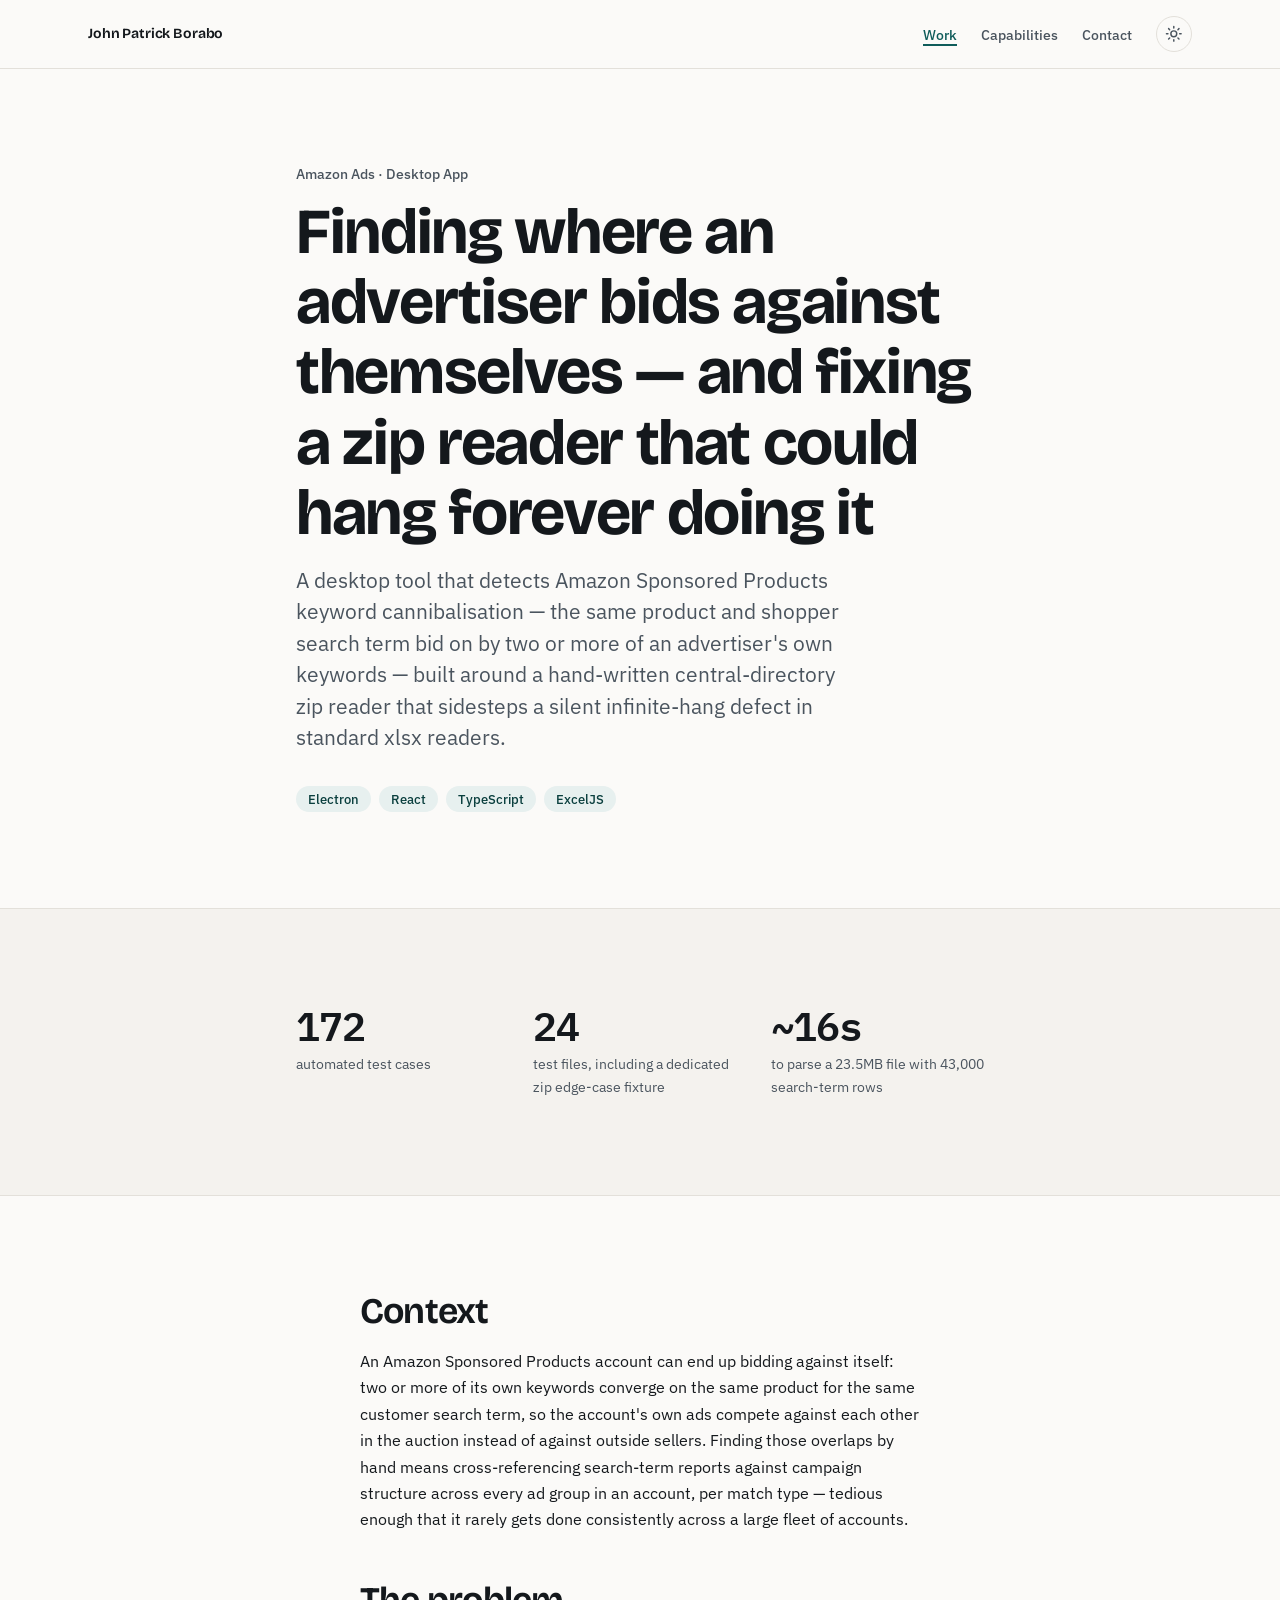
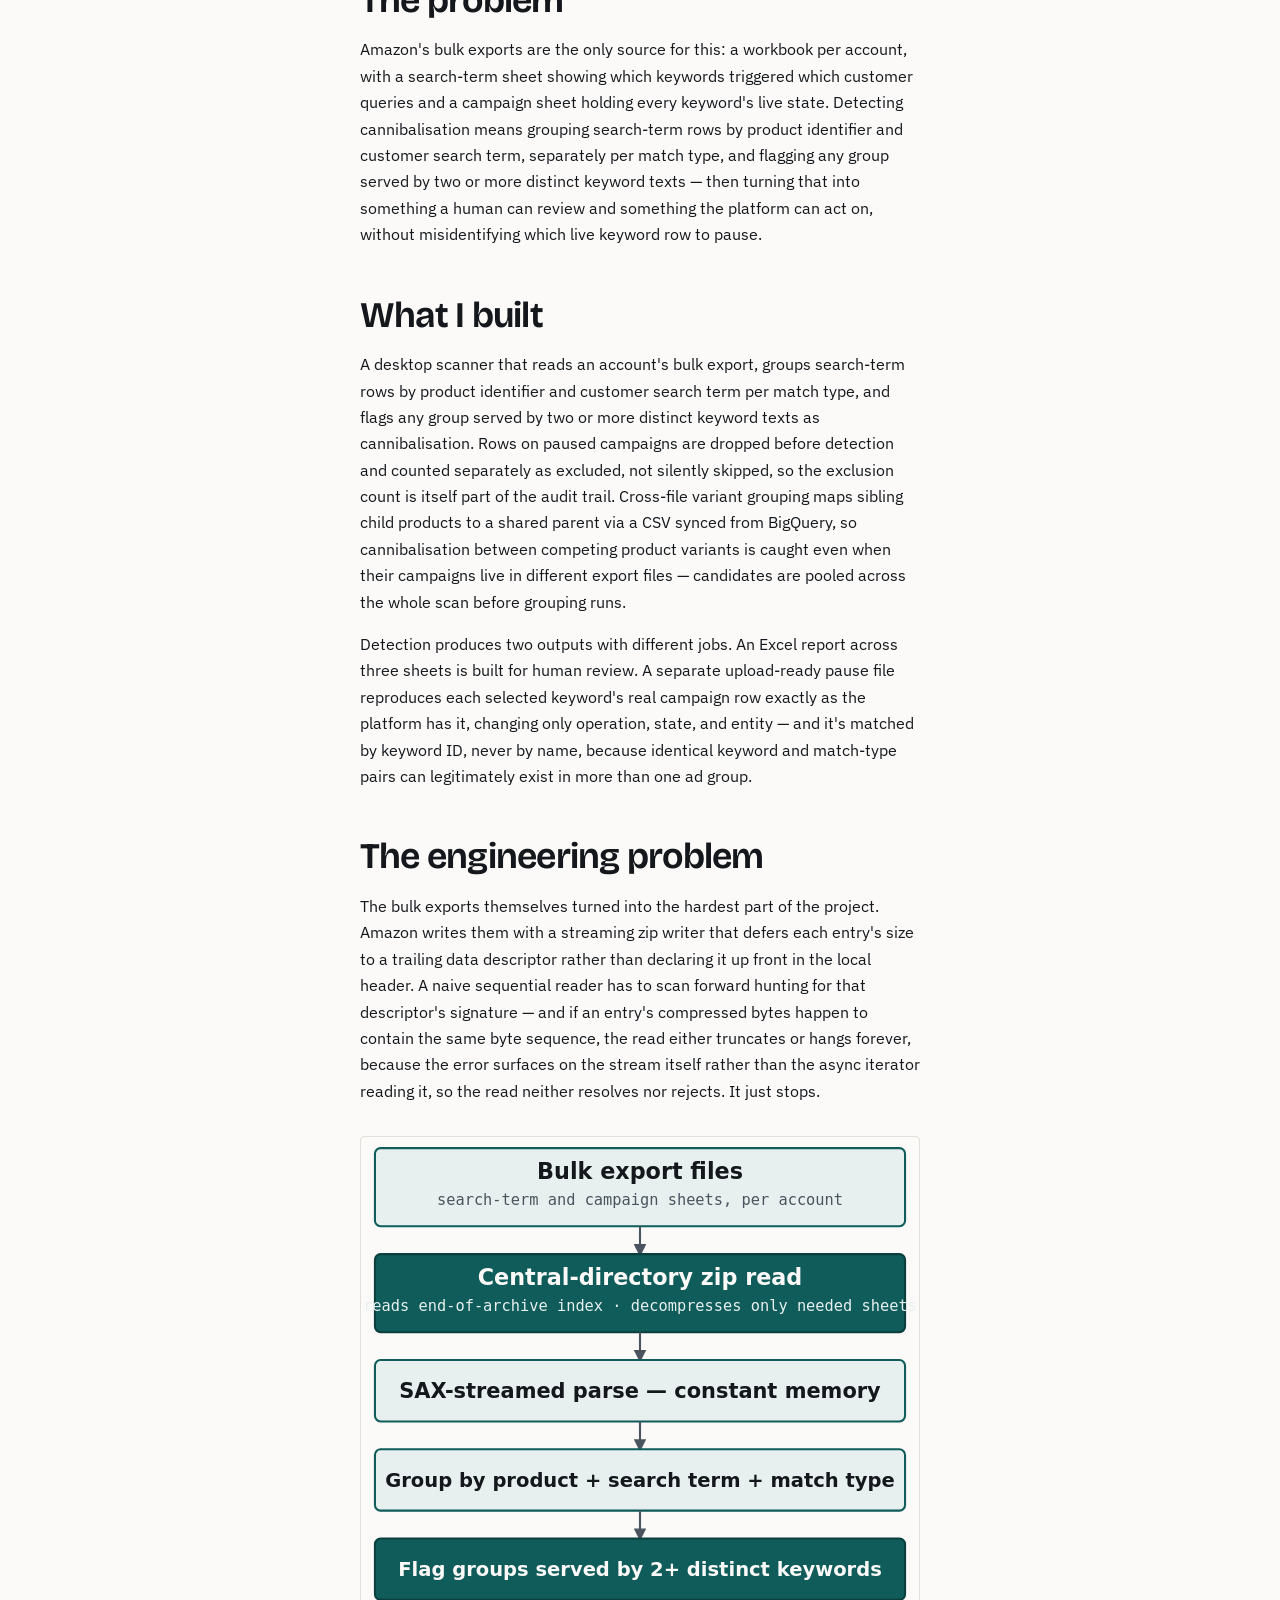
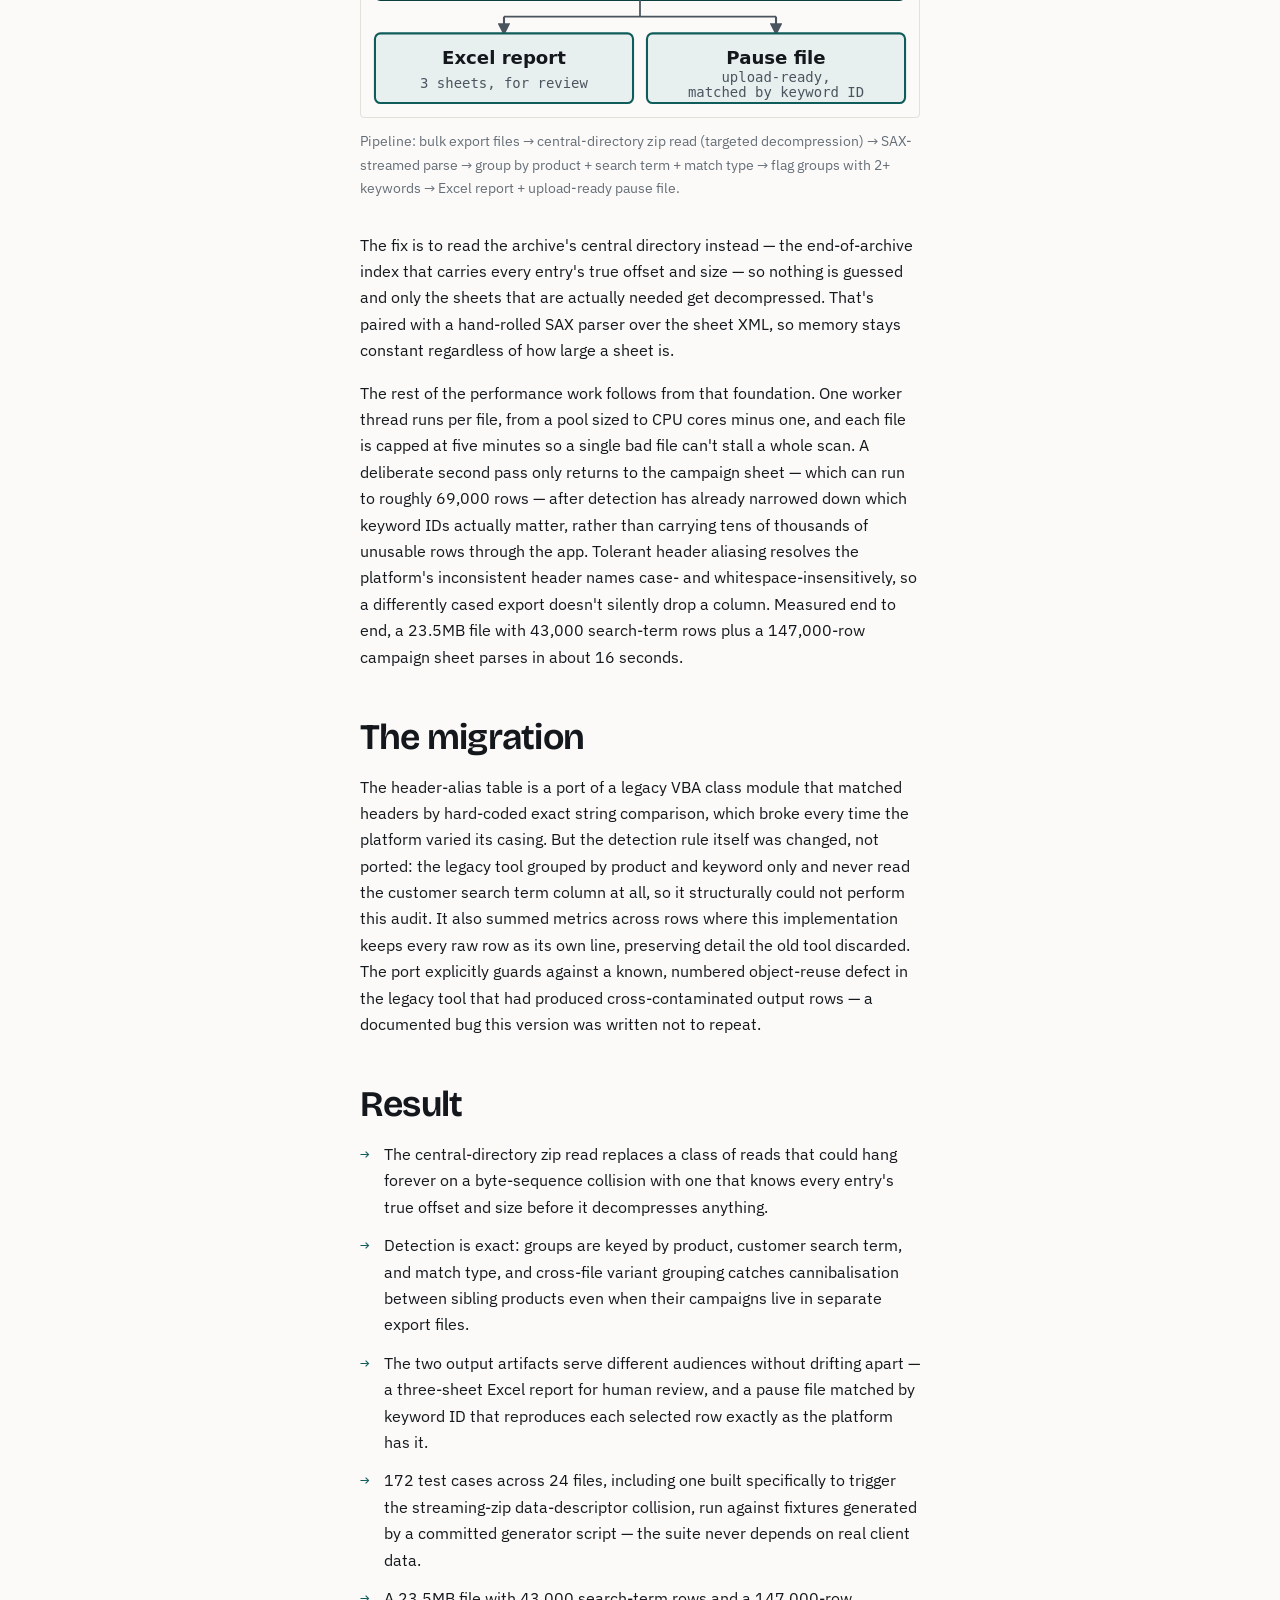
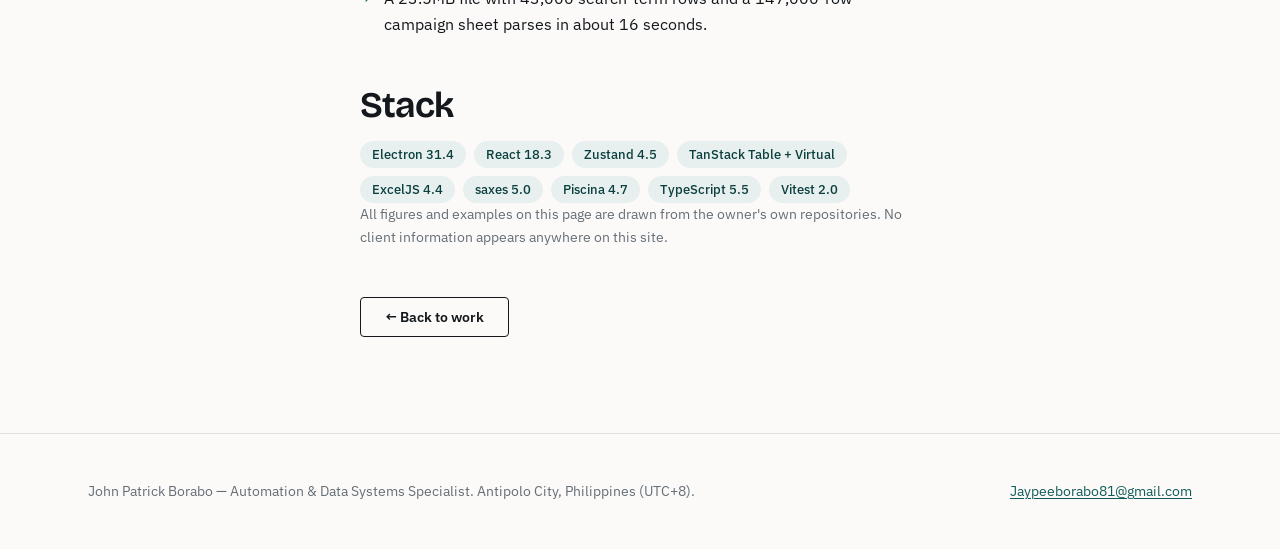
<file: work/search-term-audit.html>
<!DOCTYPE html>
<html lang="en">
<head>
<meta charset="utf-8">
<meta name="viewport" content="width=device-width, initial-scale=1">
<title>Search Term Cannibalisation Audit — John Patrick Borabo</title>
<meta name="description" content="A desktop tool that finds where an Amazon advertiser's own keywords bid against each other, built around a hand-written central-directory zip reader that defeats a silent infinite-hang defect in standard xlsx readers.">
<link rel="preconnect" href="https://fonts.googleapis.com">
<link rel="preconnect" href="https://fonts.gstatic.com" crossorigin>
<link href="https://fonts.googleapis.com/css2?family=Bricolage+Grotesque:opsz,wght@12..96,400..800&family=IBM+Plex+Sans:wght@400;500;600;700&family=IBM+Plex+Mono:wght@400;500;600&display=swap" rel="stylesheet">
<link rel="stylesheet" href="../assets/css/site.css">
<script>(function(h){h.className+=" js";setTimeout(function(){if(!h.hasAttribute("data-reveal-ready")){h.className=h.className.replace(/\s*\bjs\b/,"");}},2000);})(document.documentElement);</script>
<script>(function(){try{var t=localStorage.getItem("theme");if(t){document.documentElement.setAttribute("data-theme",t);}}catch(e){}})();</script>
</head>
<body>
<a class="skip-link" href="#main">Skip to content</a>

<header class="site-header">
  <div class="wrap">
    <a class="site-header__name" href="../index.html">John Patrick Borabo</a>
    <nav class="site-nav" aria-label="Main">
      <ul>
        <li><a href="../index.html#work" aria-current="page">Work</a></li>
        <li><a href="../index.html#capabilities">Capabilities</a></li>
        <li><a href="../index.html#contact">Contact</a></li>
      </ul>
    </nav>
    <button type="button" class="theme-toggle" id="theme-toggle" aria-label="Switch to dark theme" aria-pressed="false">
      <svg class="theme-toggle__icon theme-toggle__icon--sun" viewBox="0 0 24 24" fill="none" stroke="currentColor" stroke-width="2" stroke-linecap="round" aria-hidden="true"><circle cx="12" cy="12" r="4"></circle><path d="M12 2v2M12 20v2M4.93 4.93l1.41 1.41M17.66 17.66l1.41 1.41M2 12h2M20 12h2M4.93 19.07l1.41-1.41M17.66 6.34l1.41-1.41"></path></svg>
      <svg class="theme-toggle__icon theme-toggle__icon--moon" viewBox="0 0 24 24" fill="none" stroke="currentColor" stroke-width="2" stroke-linecap="round" stroke-linejoin="round" aria-hidden="true"><path d="M21 12.79A9 9 0 1 1 11.21 3 7 7 0 0 0 21 12.79z"></path></svg>
    </button>
  </div>
</header>

<main id="main">

<section class="section">
  <div class="wrap wrap--narrow">
    <p class="kicker">Amazon Ads · Desktop App</p>
    <h1 class="h1">Finding where an advertiser bids against themselves — and fixing a zip reader that could hang forever doing it</h1>
    <p class="lede">A desktop tool that detects Amazon Sponsored Products keyword cannibalisation
      — the same product and shopper search term bid on by two or more of an advertiser's own
      keywords — built around a hand-written central-directory zip reader that sidesteps a
      silent infinite-hang defect in standard xlsx readers.</p>
    <ul class="tags">
      <li class="tag">Electron</li>
      <li class="tag">React</li>
      <li class="tag">TypeScript</li>
      <li class="tag">ExcelJS</li>
    </ul>
  </div>
</section>

<section class="section section--tint">
  <div class="wrap wrap--narrow">
    <ul class="proof">
      <li>
        <span class="proof__num">172</span>
        <span class="proof__label">automated test cases</span>
      </li>
      <li>
        <span class="proof__num">24</span>
        <span class="proof__label">test files, including a dedicated zip edge-case fixture</span>
      </li>
      <li>
        <span class="proof__num">~16s</span>
        <span class="proof__label">to parse a 23.5MB file with 43,000 search-term rows</span>
      </li>
    </ul>
  </div>
</section>

<section class="section">
  <div class="wrap wrap--narrow prose">

    <section class="cs-section reveal">
      <h2 class="h2">Context</h2>
      <p>An Amazon Sponsored Products account can end up bidding against itself: two or more of
        its own keywords converge on the same product for the same customer search term, so the
        account's own ads compete against each other in the auction instead of against outside
        sellers. Finding those overlaps by hand means cross-referencing search-term reports
        against campaign structure across every ad group in an account, per match type — tedious
        enough that it rarely gets done consistently across a large fleet of accounts.</p>
    </section>

    <section class="cs-section reveal">
      <h2 class="h2">The problem</h2>
      <p>Amazon's bulk exports are the only source for this: a workbook per account, with a
        search-term sheet showing which keywords triggered which customer queries and a campaign
        sheet holding every keyword's live state. Detecting cannibalisation means grouping
        search-term rows by product identifier and customer search term, separately per match
        type, and flagging any group served by two or more distinct keyword texts — then turning
        that into something a human can review and something the platform can act on, without
        misidentifying which live keyword row to pause.</p>
    </section>

    <section class="cs-section reveal">
      <h2 class="h2">What I built</h2>
      <p>A desktop scanner that reads an account's bulk export, groups search-term rows by
        product identifier and customer search term per match type, and flags any group served
        by two or more distinct keyword texts as cannibalisation. Rows on paused campaigns are
        dropped before detection and counted separately as excluded, not silently skipped, so the
        exclusion count is itself part of the audit trail. Cross-file variant grouping maps
        sibling child products to a shared parent via a CSV synced from BigQuery, so
        cannibalisation between competing product variants is caught even when their campaigns
        live in different export files — candidates are pooled across the whole scan before
        grouping runs.</p>
      <p>Detection produces two outputs with different jobs. An Excel report across three sheets
        is built for human review. A separate upload-ready pause file reproduces each selected
        keyword's real campaign row exactly as the platform has it, changing only operation,
        state, and entity — and it's matched by keyword ID, never by name, because identical
        keyword and match-type pairs can legitimately exist in more than one ad group.</p>
    </section>

    <section class="cs-section reveal">
      <h2 class="h2">The engineering problem</h2>
      <p>The bulk exports themselves turned into the hardest part of the project. Amazon writes
        them with a streaming zip writer that defers each entry's size to a trailing data
        descriptor rather than declaring it up front in the local header. A naive sequential
        reader has to scan forward hunting for that descriptor's signature — and if an entry's
        compressed bytes happen to contain the same byte sequence, the read either truncates or
        hangs forever, because the error surfaces on the stream itself rather than the async
        iterator reading it, so the read neither resolves nor rejects. It just stops.</p>
      <figure class="figure">
        <img src="../assets/img/search-term-audit-arch.svg" alt="Diagram: bulk export files feed a central-directory zip read, which reads the archive's end-of-archive index up front and decompresses only the sheets it needs, instead of scanning forward for each entry the way a naive reader would. That feeds a SAX-streamed parse that holds constant memory regardless of sheet size. Parsed rows are grouped by product identifier, customer search term, and match type. Groups served by two or more distinct keyword texts are flagged as cannibalisation. The result splits into two outputs: a three-sheet Excel report for human review, and an upload-ready pause file that reproduces each selected keyword's real campaign row, matched by keyword ID.">
        <figcaption class="figure__cap">Pipeline: bulk export files → central-directory zip read
          (targeted decompression) → SAX-streamed parse → group by product + search term + match
          type → flag groups with 2+ keywords → Excel report + upload-ready pause file.</figcaption>
      </figure>
      <p>The fix is to read the archive's central directory instead — the end-of-archive index
        that carries every entry's true offset and size — so nothing is guessed and only the
        sheets that are actually needed get decompressed. That's paired with a hand-rolled SAX
        parser over the sheet XML, so memory stays constant regardless of how large a sheet is.</p>
      <p>The rest of the performance work follows from that foundation. One worker thread runs
        per file, from a pool sized to CPU cores minus one, and each file is capped at five
        minutes so a single bad file can't stall a whole scan. A deliberate second pass only
        returns to the campaign sheet — which can run to roughly 69,000 rows — after detection
        has already narrowed down which keyword IDs actually matter, rather than carrying tens of
        thousands of unusable rows through the app. Tolerant header aliasing resolves the
        platform's inconsistent header names case- and whitespace-insensitively, so a differently
        cased export doesn't silently drop a column. Measured end to end, a 23.5MB file with
        43,000 search-term rows plus a 147,000-row campaign sheet parses in about 16 seconds.</p>
    </section>

    <section class="cs-section reveal">
      <h2 class="h2">The migration</h2>
      <p>The header-alias table is a port of a legacy VBA class module that matched headers by
        hard-coded exact string comparison, which broke every time the platform varied its
        casing. But the detection rule itself was changed, not ported: the legacy tool grouped by
        product and keyword only and never read the customer search term column at all, so it
        structurally could not perform this audit. It also summed metrics across rows where this
        implementation keeps every raw row as its own line, preserving detail the old tool
        discarded. The port explicitly guards against a known, numbered object-reuse defect in
        the legacy tool that had produced cross-contaminated output rows — a documented bug this
        version was written not to repeat.</p>
    </section>

    <section class="cs-section reveal">
      <h2 class="h2">Result</h2>
      <ul class="result-list">
        <li>The central-directory zip read replaces a class of reads that could hang forever on a
          byte-sequence collision with one that knows every entry's true offset and size before
          it decompresses anything.</li>
        <li>Detection is exact: groups are keyed by product, customer search term, and match
          type, and cross-file variant grouping catches cannibalisation between sibling products
          even when their campaigns live in separate export files.</li>
        <li>The two output artifacts serve different audiences without drifting apart — a
          three-sheet Excel report for human review, and a pause file matched by keyword ID that
          reproduces each selected row exactly as the platform has it.</li>
        <li>172 test cases across 24 files, including one built specifically to trigger the
          streaming-zip data-descriptor collision, run against fixtures generated by a committed
          generator script — the suite never depends on real client data.</li>
        <li>A 23.5MB file with 43,000 search-term rows and a 147,000-row campaign sheet parses in
          about 16 seconds.</li>
      </ul>
    </section>

    <section class="cs-section reveal">
      <h2 class="h2">Stack</h2>
      <ul class="tags">
        <li class="tag">Electron 31.4</li>
        <li class="tag">React 18.3</li>
        <li class="tag">Zustand 4.5</li>
        <li class="tag">TanStack Table + Virtual</li>
        <li class="tag">ExcelJS 4.4</li>
        <li class="tag">saxes 5.0</li>
        <li class="tag">Piscina 4.7</li>
        <li class="tag">TypeScript 5.5</li>
        <li class="tag">Vitest 2.0</li>
      </ul>
      <p class="figure__cap">All figures and examples on this page are drawn from the owner's
        own repositories. No client information appears anywhere on this site.</p>
    </section>

    <p><a class="btn btn--ghost" href="../index.html#work">&larr; Back to work</a></p>

  </div>
</section>

</main>

<footer class="site-footer">
  <div class="wrap">
    <p>John Patrick Borabo — Automation &amp; Data Systems Specialist. Antipolo City, Philippines (UTC+8).</p>
    <p><a href="mailto:Jaypeeborabo81@gmail.com">Jaypeeborabo81@gmail.com</a></p>
  </div>
</footer>
<script src="../assets/js/site.js"></script>
</body>
</html>
</file>
<file: assets/css/site.css>
/* ==========================================================================
   Design tokens
   ========================================================================== */
:root {
  --ink:        #14181c;
  --ink-soft:   #4a545e;   /* 7.40:1 on --paper, 6.90:1 on --paper-tint */
  --ink-faint:  #656e77;   /* 4.97:1 on --paper, 4.64:1 on --paper-tint — both AA.
                              Do NOT lighten: this token is used at 12.5px and 14px
                              (.work-card__meta, .figure__cap, .stack-group h3), which
                              is below the large-text threshold, so 4.5:1 is the bar. */
  --paper:      #fbfaf8;
  --paper-tint: #f4f2ee;
  --line:       #e3e0da;
  --accent:     #0f5c5a;
  --accent-ink: #0a3f3e;
  --accent-bg:  #e7f0ef;
  --signal:     #1fcfb4;  /* live/running state only — hero toggle auto-mode */
  --warn:       #c9862e;  /* manual-mode flagged cells only */

  --sans: "IBM Plex Sans", ui-sans-serif, system-ui, "Segoe UI", Roboto, Helvetica, Arial, sans-serif;
  --display: "Bricolage Grotesque", "IBM Plex Sans", ui-sans-serif, system-ui, sans-serif;
  --mono: "IBM Plex Mono", ui-monospace, "Cascadia Mono", "Cascadia Code", Consolas, "Liberation Mono", monospace;

  /* Fluid type scale */
  --fs-hero: clamp(2.25rem, 1.4rem + 4.2vw, 4rem);
  --fs-h2:   clamp(1.5rem, 1.15rem + 1.6vw, 2.25rem);
  --fs-h3:   clamp(1.125rem, 1rem + 0.6vw, 1.375rem);
  --fs-lede: clamp(1.0625rem, 1rem + 0.5vw, 1.3125rem);
  --fs-body: 1rem;
  --fs-sm:   0.875rem;
  --fs-xs:   0.78125rem;

  --sp-1: 0.25rem;  --sp-2: 0.5rem;   --sp-3: 0.75rem;  --sp-4: 1rem;
  --sp-5: 1.5rem;   --sp-6: 2rem;     --sp-7: 3rem;     --sp-8: 4rem;
  --sp-9: 6rem;

  --wrap:  72rem;
  --measure: 38rem;
  --radius: 4px;
  --panel-highlight: rgb(255 255 255 / 0.6);

  color-scheme: light;
}

/* Dark theme — explicit choice via the header toggle wins over system
   preference; system preference applies only when no choice is stored. */
@media (prefers-color-scheme: dark) {
  :root:not([data-theme="light"]) {
    --ink:        #eef1f2;
    --ink-soft:   #aab4bb;
    --ink-faint:  #7c868d;
    --paper:      #10151a;
    --paper-tint: #171e23;
    --line:       #2a3238;
    --accent:     #2bb6a9;
    --accent-ink: #7fe0d2;
    --accent-bg:  #163430;
    --signal:     #35e6cf;
    --warn:       #e2a04f;
    --panel-highlight: rgb(255 255 255 / 0.04);
    color-scheme: dark;
  }
}
:root[data-theme="dark"] {
  --ink:        #eef1f2;
  --ink-soft:   #aab4bb;
  --ink-faint:  #7c868d;
  --paper:      #10151a;
  --paper-tint: #171e23;
  --line:       #2a3238;
  --accent:     #2bb6a9;
  --accent-ink: #7fe0d2;
  --accent-bg:  #163430;
  --signal:     #35e6cf;
  --warn:       #e2a04f;
  --panel-highlight: rgb(255 255 255 / 0.04);
  color-scheme: dark;
}

/* ==========================================================================
   Base
   ========================================================================== */
*, *::before, *::after { box-sizing: border-box; }

html { -webkit-text-size-adjust: 100%; scroll-behavior: smooth; }

body {
  margin: 0;
  background: var(--paper);
  color: var(--ink);
  font: var(--fs-body)/1.65 var(--sans);
  -webkit-font-smoothing: antialiased;
  overflow-x: hidden;
  transition: background-color .25s ease, color .25s ease;
}

.site-header, .site-footer, .hero-panel,
.tag, .svc, .section--tint, .figure img, .figure svg, .portrait {
  transition: background-color .25s ease, color .25s ease, border-color .25s ease;
}

@media (prefers-reduced-motion: reduce) {
  body, .site-header, .site-footer, .hero-panel, .manual-cell,
  .tag, .svc, .section--tint, .figure img, .figure svg, .portrait {
    transition: none;
  }
}

img { max-width: 100%; height: auto; display: block; }

a { color: var(--accent); text-decoration-thickness: 1px; text-underline-offset: 2px; }
a:hover { color: var(--accent-ink); }

:focus-visible {
  outline: 2px solid var(--accent);
  outline-offset: 2px;
}

.skip-link {
  position: absolute; left: -9999px;
  background: var(--ink); color: var(--paper);
  padding: var(--sp-3) var(--sp-4); z-index: 100;
}
.skip-link:focus { left: var(--sp-4); top: var(--sp-4); }

/* ==========================================================================
   Layout
   ========================================================================== */
.wrap {
  width: 100%; max-width: var(--wrap);
  margin-inline: auto;
  padding-inline: var(--sp-5);
}
.wrap--narrow { max-width: 46rem; }

.section { padding-block: var(--sp-8); }
.section--tint {
  background: var(--paper-tint);
  border-block: 1px solid var(--line);
}

@media (min-width: 48rem) {
  .section { padding-block: var(--sp-9); }
}

/* ==========================================================================
   Typography
   ========================================================================== */
.kicker {
  font: 500 var(--fs-sm)/1.4 var(--sans);
  color: var(--ink-soft);
  margin: 0 0 var(--sp-3);
}

.h1, .h2, .h3 {
  margin: 0 0 var(--sp-4);
  font-family: var(--display);
  font-weight: 650;
  letter-spacing: -0.021em;
  line-height: 1.1;
  text-wrap: balance;
}
.h1 { font-size: var(--fs-hero); font-weight: 700; }
.h2 { font-size: var(--fs-h2); }
.h3 { font-size: var(--fs-h3); line-height: 1.25; letter-spacing: -0.012em; font-weight: 600; }

.lede {
  font-size: var(--fs-lede);
  line-height: 1.5;
  color: var(--ink-soft);
  max-width: 34rem;
  margin: 0 0 var(--sp-6);
  text-wrap: pretty;
}

.prose { max-width: var(--measure); }
.prose p { margin: 0 0 var(--sp-4); text-wrap: pretty; }
.prose > :last-child { margin-bottom: 0; }

/* ==========================================================================
   Buttons
   ========================================================================== */
.btn {
  display: inline-flex; align-items: center; gap: var(--sp-2);
  padding: var(--sp-3) var(--sp-5);
  border: 1px solid var(--ink);
  border-radius: var(--radius);
  font: 600 var(--fs-sm)/1 var(--sans);
  text-decoration: none;
  cursor: pointer;
  transition: background-color .15s ease, color .15s ease, border-color .15s ease, transform .1s ease;
}
.btn--primary { background: var(--ink); color: var(--paper); border-color: var(--ink); }
.btn--primary:hover { background: var(--accent-ink); border-color: var(--accent-ink); color: var(--paper); }
.btn--ghost { background: transparent; color: var(--ink); }
.btn--ghost:hover { background: var(--ink); color: var(--paper); }
.btn:active { transform: scale(.97); }

.btn-row { display: flex; flex-wrap: wrap; gap: var(--sp-3); }

/* ==========================================================================
   Header / footer
   ========================================================================== */
.site-header {
  position: sticky; top: 0; z-index: 20;
  border-bottom: 1px solid var(--line);
  background: var(--paper);
}
.site-header .wrap {
  display: flex; flex-wrap: wrap; align-items: center;
  gap: var(--sp-3) var(--sp-5);
  padding-block: var(--sp-4);
}
.site-header__name {
  font: 650 var(--fs-sm)/1 var(--display);
  letter-spacing: -0.01em;
  text-decoration: none; color: var(--ink);
  margin-right: auto;
}
.site-nav ul {
  display: flex; flex-wrap: wrap; gap: var(--sp-2) var(--sp-5);
  list-style: none; margin: 0; padding: 0;
}

.theme-toggle {
  display: inline-flex; align-items: center; justify-content: center;
  width: 2.25rem; height: 2.25rem; flex: none;
  border: 1px solid var(--line);
  border-radius: 999px;
  background: transparent;
  color: var(--ink-soft);
  cursor: pointer;
  transition: color .15s ease, border-color .15s ease, transform .1s ease;
}
.theme-toggle:hover { color: var(--ink); border-color: var(--ink); }
.theme-toggle:active { transform: scale(.92); }
.theme-toggle__icon { width: 1.1rem; height: 1.1rem; }
.theme-toggle__icon--moon { display: none; }
[data-theme="dark"] .theme-toggle__icon--sun { display: none; }
[data-theme="dark"] .theme-toggle__icon--moon { display: block; }
.site-nav a {
  position: relative;
  display: inline-block;
  padding-bottom: var(--sp-1);
  font: 500 var(--fs-sm)/1 var(--sans);
  color: var(--ink-soft); text-decoration: none;
}
.site-nav a::after {
  content: "";
  position: absolute; left: 0; right: 100%; bottom: 0;
  height: 2px; background: var(--accent);
  transition: right .2s ease;
}
.site-nav a:hover { color: var(--accent); }
.site-nav a[aria-current="page"] { color: var(--accent); }
.site-nav a[aria-current="page"]::after { right: 0; }

@media (prefers-reduced-motion: reduce) {
  .site-nav a::after { transition: none; }
}

.site-footer {
  border-top: 1px solid var(--line);
  padding-block: var(--sp-6);
  font-size: var(--fs-sm);
  color: var(--ink-faint);
}
.site-footer .wrap {
  display: flex; flex-wrap: wrap; justify-content: space-between; gap: var(--sp-4);
}

/* ==========================================================================
   Proof strip
   ========================================================================== */
.proof {
  display: grid; gap: var(--sp-5);
  grid-template-columns: repeat(auto-fit, minmax(11rem, 1fr));
  list-style: none; margin: 0; padding: 0;
}
.proof__num {
  display: block;
  font: 600 clamp(1.75rem, 1.3rem + 1.8vw, 2.5rem)/1 var(--mono);
  letter-spacing: -0.03em;
  color: var(--ink);
}
.proof__label {
  display: block; margin-top: var(--sp-2);
  font-size: var(--fs-sm); color: var(--ink-soft);
}

/* ==========================================================================
   Case list — editorial, alternating full-width rows (replaces a uniform
   card grid: each project gets room to breathe and reads like a portfolio
   spread rather than a tiled SaaS feature grid)
   ========================================================================== */
.case-list { list-style: none; margin: 0; padding: 0; }
.case-row {
  display: grid; gap: var(--sp-5);
  padding-block: var(--sp-7);
  border-top: 1px solid var(--line);
  text-decoration: none; color: inherit;
}
.case-list li:first-child .case-row { border-top: none; padding-top: 0; }
.case-row__media {
  border: 1px solid var(--line);
  border-radius: var(--radius);
  background: var(--paper-tint);
  padding: var(--sp-5);
  transition: border-color .15s ease, background-color .25s ease;
}
.case-row__media img { aspect-ratio: 16 / 10; object-fit: contain; }
.case-row:hover .case-row__media { border-color: var(--accent); }
.case-row__body { display: flex; flex-direction: column; gap: var(--sp-3); min-width: 0; }
.case-row__meta { font: 500 var(--fs-xs)/1.4 var(--sans); color: var(--ink-faint); margin: 0; }
.case-row__title {
  display: flex; align-items: baseline; gap: var(--sp-2);
  font: 640 var(--fs-h3)/1.25 var(--display); letter-spacing: -0.012em; margin: 0;
}
.case-row__title-text { background-image: linear-gradient(var(--accent), var(--accent)); background-repeat: no-repeat; background-position: 0 100%; background-size: 0% 1px; transition: background-size .2s ease; }
.case-row:hover .case-row__title-text { background-size: 100% 1px; }
.case-row__arrow { flex: none; width: 1rem; height: 1rem; color: var(--accent); transition: transform .15s ease; }
.case-row:hover .case-row__arrow { transform: translate(2px, -2px); }
.case-row p { margin: 0; color: var(--ink-soft); font-size: var(--fs-sm); max-width: 34rem; }

@media (min-width: 56rem) {
  .case-row { grid-template-columns: minmax(0, 1fr) minmax(0, 1fr); align-items: center; gap: var(--sp-8); }
  .case-list li:nth-child(even) .case-row__media { order: 2; }
}

@media (prefers-reduced-motion: reduce) {
  .case-row__title-text, .case-row__arrow, .case-row__media { transition: none; }
}

/* ==========================================================================
   Tags
   ========================================================================== */
.tags { display: flex; flex-wrap: wrap; gap: var(--sp-2); list-style: none; margin: 0; padding: 0; }
.tag {
  padding: var(--sp-1) var(--sp-3);
  background: var(--accent-bg); color: var(--accent-ink);
  border-radius: 999px;
  font: 500 var(--fs-xs)/1.5 var(--sans);
}

/* ==========================================================================
   Capabilities — services + stack merged into one two-column section
   ========================================================================== */
.capabilities-grid { display: grid; gap: var(--sp-8); }
@media (min-width: 56rem) {
  .capabilities-grid { grid-template-columns: 1.2fr 1fr; }
}
.capabilities-grid h3.capabilities-subhead {
  font: 600 var(--fs-sm)/1.2 var(--sans);
  color: var(--ink-faint); margin: 0 0 var(--sp-5);
}

.svc-list {
  display: flex; flex-direction: column; gap: var(--sp-5);
  list-style: none; margin: 0; padding: 0;
}
.svc { border-top: 2px solid var(--ink); padding-top: var(--sp-4); }
.svc h3 { font: 640 var(--fs-body)/1.3 var(--display); margin: 0 0 var(--sp-2); }
.svc p { margin: 0; font-size: var(--fs-sm); color: var(--ink-soft); }

.stack-group { margin-bottom: var(--sp-5); }
.stack-group:last-child { margin-bottom: 0; }
.stack-group h3 {
  font: 600 var(--fs-sm)/1.2 var(--sans);
  color: var(--ink-faint); margin: 0 0 var(--sp-3);
}

/* ==========================================================================
   Case study internals
   ========================================================================== */
.cs-section { margin-bottom: var(--sp-7); }
.cs-section > .h2 { margin-bottom: var(--sp-4); }

.figure { margin: var(--sp-6) 0; }
.figure img, .figure svg { border: 1px solid var(--line); border-radius: var(--radius); }
.figure__cap {
  margin-top: var(--sp-3);
  font-size: var(--fs-sm); color: var(--ink-faint);
  max-width: var(--measure);
}

.result-list { list-style: none; margin: 0; padding: 0; }
.result-list li {
  padding-left: var(--sp-5); position: relative;
  margin-bottom: var(--sp-3); max-width: var(--measure);
}
.result-list li::before {
  content: "→"; position: absolute; left: 0;
  color: var(--accent); font-family: var(--mono);
}

/* Tables and wide blocks scroll inside themselves, never the page */
.scroll-x { overflow-x: auto; -webkit-overflow-scrolling: touch; }

/* ==========================================================================
   About, with portrait
   ========================================================================== */
.about-grid {
  display: grid; gap: var(--sp-5);
  grid-template-columns: 1fr;
  align-items: start;
}
.about-grid__body > :last-child { margin-bottom: 0; }
.portrait {
  width: 9rem; aspect-ratio: 1;
  object-fit: cover;
  border: 1px solid var(--line);
  border-radius: var(--radius);
  background: var(--paper-tint);
}

@media (min-width: 40rem) {
  .about-grid { grid-template-columns: 9rem minmax(0, 1fr); gap: var(--sp-6); }
}

.closing-contact {
  margin-top: var(--sp-7);
  padding-top: var(--sp-7);
  border-top: 1px solid var(--line);
}

/* ==========================================================================
   Hero — copy + Manual/Automated demo panel
   ========================================================================== */
.hero__wrap {
  display: grid; gap: var(--sp-7);
  align-items: start;
}
@media (min-width: 64rem) {
  .hero__wrap { grid-template-columns: minmax(0, 26rem) minmax(0, 1fr); gap: var(--sp-8); }
}
.hero__copy .lede { max-width: none; }

.hero__demo { display: flex; flex-direction: column; gap: var(--sp-4); }

.hero-panel {
  position: relative;
  border: 1px solid var(--line);
  border-radius: calc(var(--radius) * 2);
  background: var(--paper-tint);
  min-height: 16rem;
  padding: var(--sp-6);
  box-shadow: inset 0 1px 0 var(--panel-highlight);
  display: flex; flex-direction: column; gap: var(--sp-5);
}

.hero-panel__readout {
  margin: auto 0 0;
  font: 500 var(--fs-xs)/1.4 var(--mono);
  color: var(--ink-faint);
}

/* ==========================================================================
   Transform diagram — one continuous visual: scattered, error-prone input on
   the left converges through a system stage and fans out as clean, uniform
   output on the right. Reveals once per scroll-into-view (JS toggles .run),
   not a perpetual loop.
   ========================================================================== */
.transform-diagram { width: 100%; height: auto; }
.transform-diagram text { font: 500 10px/1 var(--mono); }
.transform-diagram .stage-label { font: 600 11px/1 var(--sans); fill: var(--ink); }
.transform-diagram .arrow-head { fill: var(--accent-ink); }

.chaos-el {
  transform-box: fill-box; transform-origin: center;
  transform: rotate(var(--rot)) scale(.85);
  opacity: 0;
}
.chaos-el rect { fill: var(--paper); stroke: var(--line); }
.chaos-el text { fill: var(--ink-soft); }
.chaos-el.warn rect { stroke: var(--warn); }
.chaos-el.warn text { fill: var(--warn); }
.transform-diagram.run .chaos-el {
  animation: chaos-in .4s cubic-bezier(.16,1,.3,1) both;
  animation-delay: var(--d);
}
@keyframes chaos-in {
  from { opacity: 0; transform: rotate(var(--rot)) scale(.7); }
  to   { opacity: 1; transform: rotate(var(--rot)) scale(1); }
}

.flow-line { fill: none; stroke: var(--accent-ink); stroke-width: 1.5; stroke-dasharray: 1; stroke-dashoffset: 1; opacity: 0; }
.transform-diagram.run .flow-line {
  animation: draw-in .35s ease forwards;
  animation-delay: var(--d);
}
@keyframes draw-in {
  from { opacity: 1; stroke-dashoffset: 1; }
  to   { opacity: 1; stroke-dashoffset: 0; }
}

.system-box { transform-box: fill-box; transform-origin: center; transform: scale(.9); opacity: 0; }
.system-box rect { fill: var(--accent-bg); stroke: var(--accent); stroke-width: 1.5; }
.system-box text:not(.stage-label) { fill: var(--ink-soft); }
.transform-diagram.run .system-box {
  animation: system-in .4s cubic-bezier(.34,1.56,.64,1) both;
  animation-delay: var(--d);
}
@keyframes system-in {
  from { opacity: 0; transform: scale(.85); }
  60%  { opacity: 1; transform: scale(1.04); }
  100% { opacity: 1; transform: scale(1); }
}

.order-el { opacity: 0; transform: translateX(-8px); }
.order-el rect { fill: var(--accent-bg); stroke: var(--accent); }
.order-el text { fill: var(--accent-ink); }
.order-el .check { fill: none; stroke: var(--accent-ink); stroke-width: 1.6; stroke-linecap: round; stroke-linejoin: round; }
.transform-diagram.run .order-el {
  animation: order-in .4s cubic-bezier(.16,1,.3,1) both;
  animation-delay: var(--d);
}
@keyframes order-in {
  from { opacity: 0; transform: translateX(-8px); }
  to   { opacity: 1; transform: translateX(0); }
}

@media (prefers-reduced-motion: reduce) {
  .chaos-el, .flow-line, .system-box, .order-el { animation: none !important; opacity: 1; }
  .chaos-el { transform: rotate(var(--rot)) scale(1); }
  .flow-line { stroke-dashoffset: 0; }
  .system-box { transform: scale(1); }
  .order-el { transform: translateX(0); }
}

/* ==========================================================================
   Flagship case-study diagram — hover/focus explorable (campaign-launcher only)
   ========================================================================== */
.arch-diagram { width: 100%; height: auto; }
.arch-diagram [data-stage] { cursor: pointer; }
.arch-diagram [data-stage] * { transition: opacity .15s ease; }
.arch-diagram.has-focus [data-stage] { opacity: .4; }
.arch-diagram.has-focus [data-stage].is-active { opacity: 1; }

.arch-diagram__cap { min-height: 2.6em; }

@media (prefers-reduced-motion: reduce) {
  .arch-diagram [data-stage] * { transition: none; }
}

/* ==========================================================================
   Scroll reveal — opt-in, and only when JS is present
   ========================================================================== */
.js .reveal { opacity: 0; transform: translateY(8px); }
.js .reveal.is-in {
  opacity: 1; transform: none;
  transition: opacity .5s ease, transform .5s ease;
}

@media (prefers-reduced-motion: reduce) {
  html { scroll-behavior: auto; }
  .js .reveal { opacity: 1; transform: none; }
  .js .reveal.is-in { transition: none; }
}
</file>
